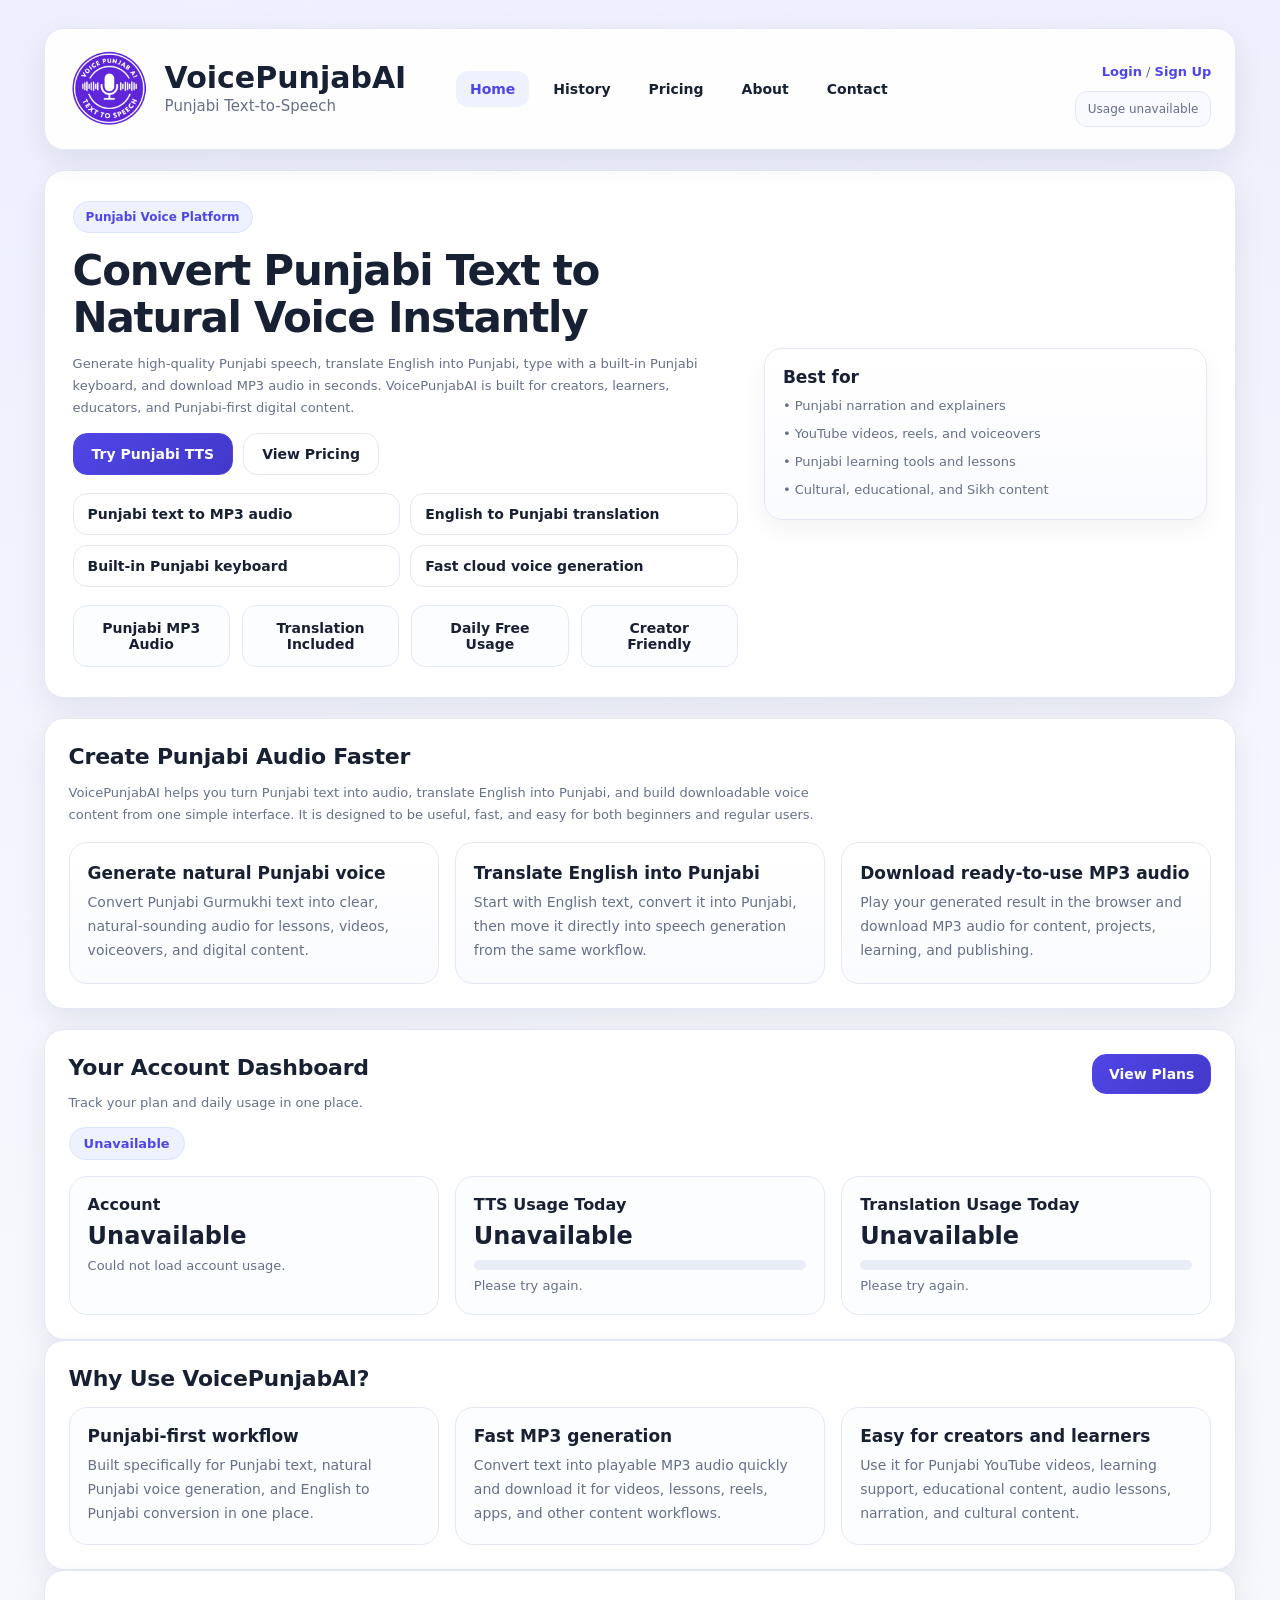
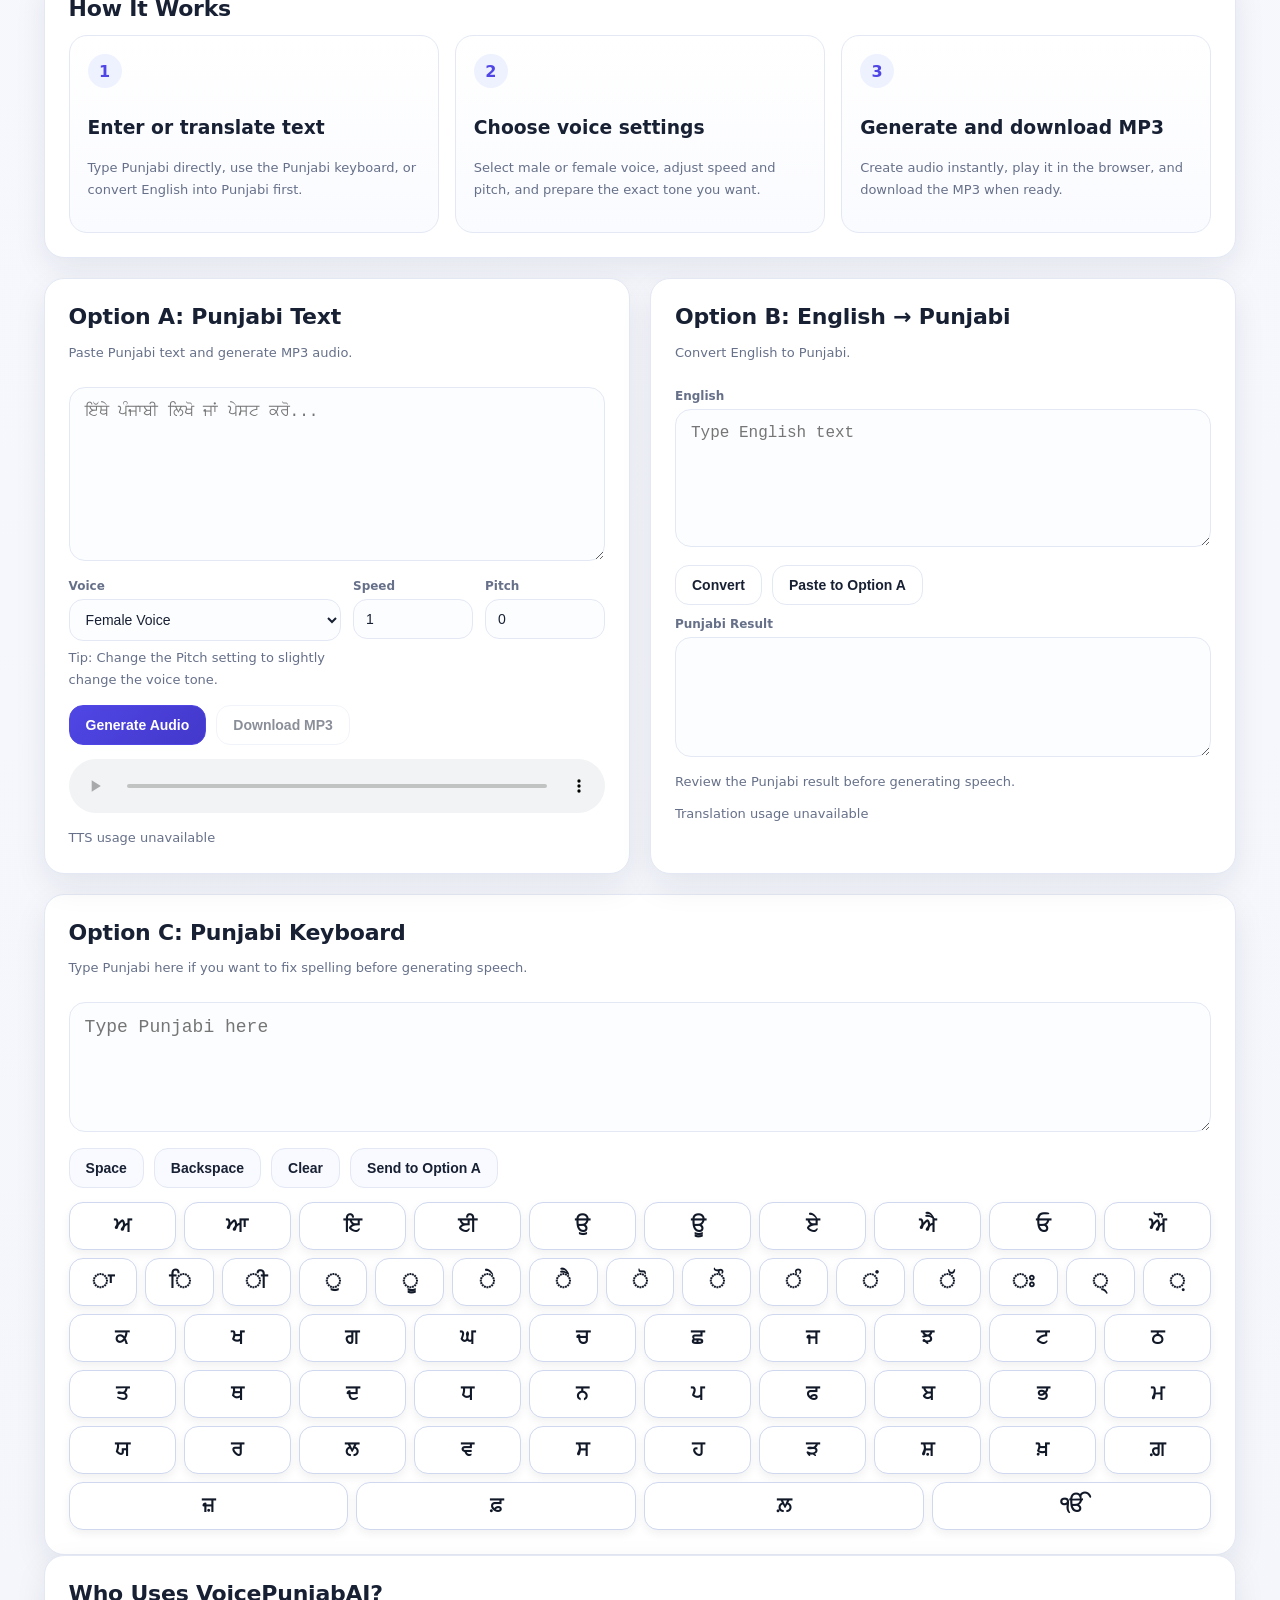
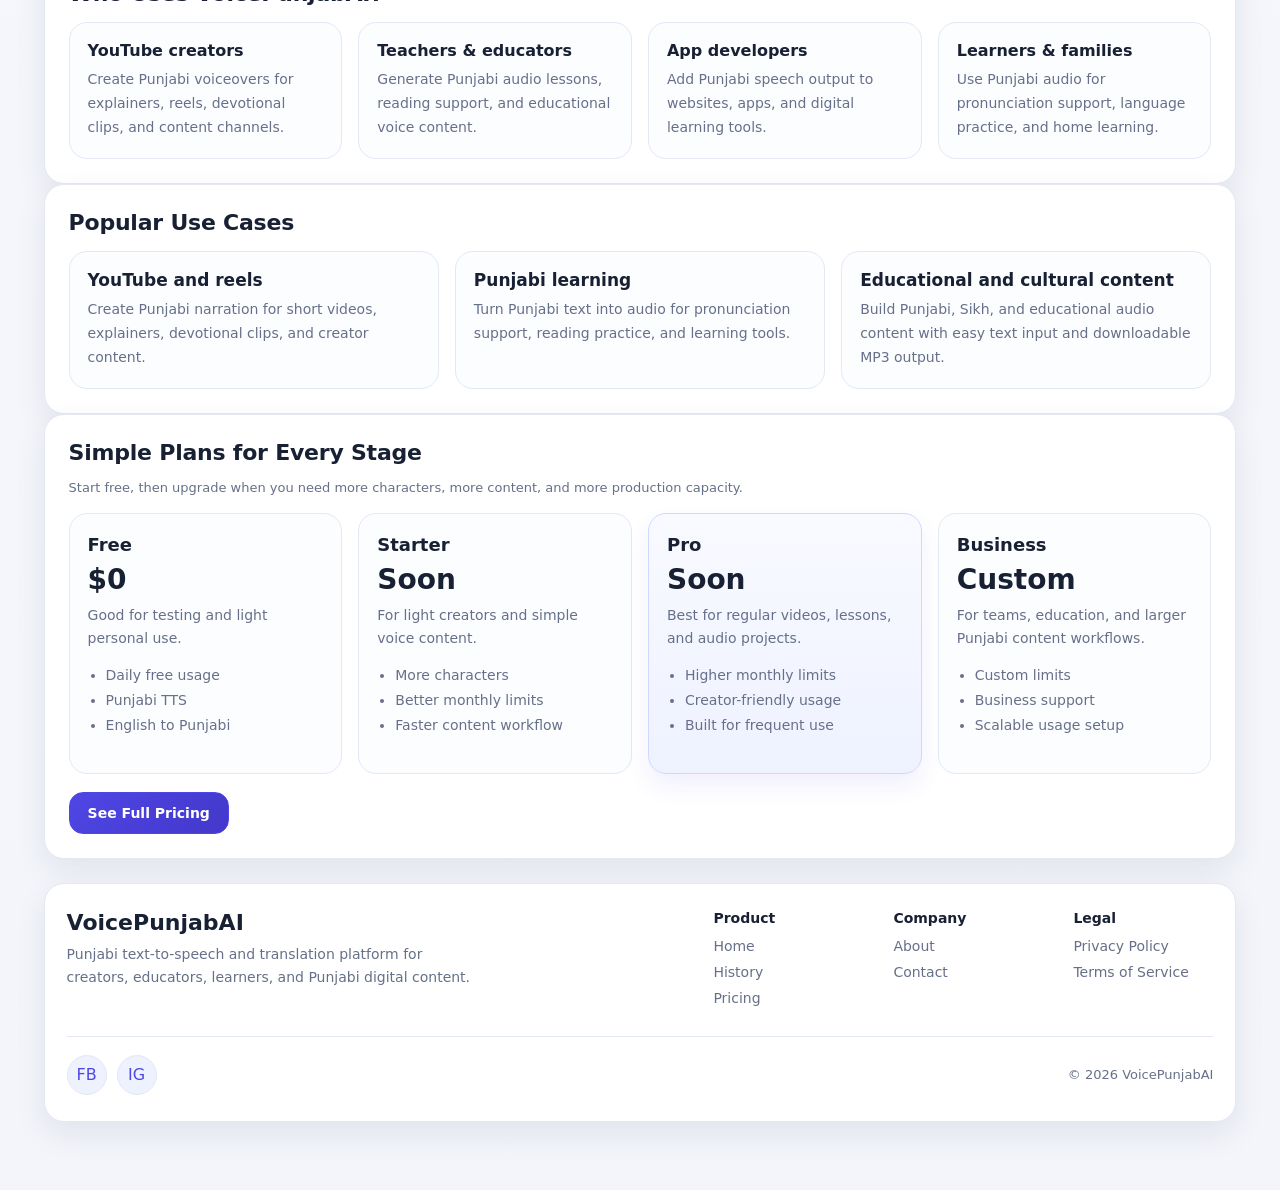
<file: index.html>
<!DOCTYPE html>
<html lang="en">
<head>
  <!-- Google tag (gtag.js) -->
<script async src="https://www.googletagmanager.com/gtag/js?id=G-MJ5SCL5L8G"></script>
<script>
  window.dataLayer = window.dataLayer || [];
  function gtag(){dataLayer.push(arguments);}
  gtag('js', new Date());

  gtag('config', 'G-MJ5SCL5L8G');
</script>

  <meta charset="UTF-8" />
  <meta name="viewport" content="width=device-width, initial-scale=1.0" />
  <title>VoicePunjabAI Punjabi Text-To-Speech</title>
  <meta
    name="description"
    content="Convert Punjabi text to natural voice, translate English to Punjabi, use a Punjabi keyboard, and download MP3 audio instantly with VoicePunjabAI."
  />
  <meta
    name="keywords"
    content="Punjabi text to speech, Punjabi TTS, Punjabi AI voice, Gurmukhi text to speech, Punjabi voice generator, English to Punjabi translation"
  />
  <link rel="stylesheet" href="css/style.css" />
  <style>
    .usage-card {
      margin-top: 20px;
    }

    .usage-top {
      display: flex;
      justify-content: space-between;
      align-items: flex-start;
      gap: 16px;
      flex-wrap: wrap;
      margin-bottom: 16px;
    }

    .plan-badge {
      display: inline-flex;
      align-items: center;
      gap: 8px;
      padding: 8px 14px;
      border-radius: 999px;
      background: var(--primary-soft);
      color: var(--primary);
      border: 1px solid #dbe4ff;
      font-weight: 800;
      font-size: 13px;
    }

    .usage-grid {
      display: grid;
      grid-template-columns: repeat(3, 1fr);
      gap: 16px;
    }

    .usage-box {
      border: 1px solid var(--border);
      border-radius: 18px;
      padding: 18px;
      background: #fcfdff;
    }

    .usage-box h3 {
      margin: 0 0 8px;
      font-size: 16px;
    }

    .usage-big {
      font-size: 24px;
      font-weight: 800;
      margin: 6px 0;
    }

    .progress-wrap {
      width: 100%;
      height: 10px;
      background: #e9edf8;
      border-radius: 999px;
      overflow: hidden;
      margin-top: 10px;
    }

    .progress-bar {
      height: 100%;
      background: linear-gradient(135deg, var(--primary) 0%, var(--primary-dark) 100%);
      width: 0%;
      transition: width 0.3s ease;
    }

    .usage-note {
      margin-top: 6px;
      font-size: 13px;
      color: var(--muted);
      line-height: 1.5;
    }

    .upgrade-btn {
      text-decoration: none;
      display: inline-block;
      padding: 11px 16px;
      border-radius: 14px;
      font-weight: 800;
      font-size: 14px;
      background: linear-gradient(135deg, var(--primary) 0%, var(--primary-dark) 100%);
      border: 1px solid var(--primary);
      color: #fff;
      transition: .2s ease;
    }

    .upgrade-btn:hover {
      box-shadow: 0 10px 20px rgba(79,70,229,.24);
      transform: translateY(-1px);
    }

    .account-email {
      margin-top: 6px;
      font-size: 13px;
      color: var(--muted);
      word-break: break-word;
    }

    .header-right {
      display: flex;
      flex-direction: column;
      align-items: flex-end;
      gap: 8px;
      min-width: 260px;
    }

    .header-usage {
      font-size: 12px;
      color: var(--muted);
      text-align: right;
      line-height: 1.5;
      background: #f8faff;
      border: 1px solid var(--border);
      border-radius: 12px;
      padding: 8px 12px;
      max-width: 320px;
    }

    .header-usage strong {
      color: var(--text);
    }

    .feature-grid-3 {
      display: grid;
      grid-template-columns: repeat(3, 1fr);
      gap: 16px;
      margin-top: 14px;
    }

    .feature-box {
      border: 1px solid var(--border);
      border-radius: 18px;
      padding: 18px;
      background: #fcfdff;
    }

    .feature-box h3 {
      margin: 0 0 8px;
      font-size: 17px;
    }

    .feature-box p {
      margin: 0;
      color: var(--muted);
      line-height: 1.7;
      font-size: 14px;
    }

    .steps-grid {
      display: grid;
      grid-template-columns: repeat(3, 1fr);
      gap: 16px;
      margin-top: 12px;
    }

    .step-box {
      border: 1px solid var(--border);
      border-radius: 18px;
      padding: 18px;
      background: linear-gradient(180deg, #ffffff 0%, #fafbff 100%);
    }

    .step-no {
      display: inline-flex;
      align-items: center;
      justify-content: center;
      width: 34px;
      height: 34px;
      border-radius: 50%;
      background: var(--primary-soft);
      color: var(--primary);
      font-weight: 800;
      margin-bottom: 10px;
    }

    .trust-strip {
      display: grid;
      grid-template-columns: repeat(4, 1fr);
      gap: 12px;
      margin-top: 18px;
    }

    .trust-pill {
      border: 1px solid var(--border);
      border-radius: 14px;
      padding: 14px;
      background: #fcfdff;
      font-size: 14px;
      font-weight: 700;
      text-align: center;
    }

    .prefill-note {
      margin-top: 12px;
      padding: 12px 14px;
      border-radius: 14px;
      background: #eef7ff;
      border: 1px solid #d8e9ff;
      color: #24507a;
      display: none;
    }

    .hero-kicker {
      display: inline-flex;
      align-items: center;
      gap: 8px;
      padding: 8px 12px;
      border-radius: 999px;
      background: #eef2ff;
      color: var(--primary);
      font-size: 12px;
      font-weight: 800;
      border: 1px solid #dbe4ff;
      margin-bottom: 14px;
    }

    .hero-points {
      display: grid;
      grid-template-columns: repeat(2, 1fr);
      gap: 10px;
      margin-top: 18px;
    }

    .hero-point {
      border: 1px solid var(--border);
      background: #ffffff;
      border-radius: 14px;
      padding: 12px 14px;
      font-size: 14px;
      font-weight: 700;
      color: var(--text);
    }

    .marketing-card {
      margin-top: 20px;
    }

    .marketing-head {
      max-width: 760px;
    }

    .marketing-grid {
      display: grid;
      grid-template-columns: repeat(3, 1fr);
      gap: 16px;
      margin-top: 16px;
    }

    .marketing-box {
      border: 1px solid var(--border);
      border-radius: 18px;
      padding: 20px 18px;
      background: linear-gradient(180deg, #ffffff 0%, #fafbff 100%);
    }

    .marketing-box h3 {
      margin: 0 0 8px;
      font-size: 17px;
    }

    .marketing-box p {
      margin: 0;
      color: var(--muted);
      line-height: 1.7;
      font-size: 14px;
    }

    .audience-grid {
      display: grid;
      grid-template-columns: repeat(4, 1fr);
      gap: 16px;
      margin-top: 14px;
    }

    .audience-box {
      border: 1px solid var(--border);
      border-radius: 18px;
      padding: 18px;
      background: #fcfdff;
    }

    .audience-box h3 {
      margin: 0 0 8px;
      font-size: 16px;
    }

    .audience-box p {
      margin: 0;
      color: var(--muted);
      font-size: 14px;
      line-height: 1.7;
    }

    .pricing-teaser-grid {
      display: grid;
      grid-template-columns: repeat(4, 1fr);
      gap: 16px;
      margin-top: 14px;
    }

    .pricing-teaser-card {
      border: 1px solid var(--border);
      border-radius: 18px;
      padding: 20px 18px;
      background: #fcfdff;
    }

    .pricing-teaser-card.featured {
      border-color: #cfd8ff;
      background: linear-gradient(180deg, #f9faff 0%, #eef2ff 100%);
      box-shadow: 0 12px 24px rgba(79,70,229,.08);
    }

    .pricing-plan {
      font-size: 18px;
      font-weight: 800;
      margin-bottom: 8px;
    }

    .pricing-amount {
      font-size: 28px;
      font-weight: 800;
      margin-bottom: 8px;
    }

    .pricing-sub {
      color: var(--muted);
      font-size: 14px;
      line-height: 1.6;
      min-height: 44px;
    }

    .pricing-list {
      margin-top: 14px;
      padding-left: 18px;
      color: var(--muted);
      font-size: 14px;
      line-height: 1.8;
    }

    .center-btn {
      margin-top: 18px;
    }

    @media (max-width: 1100px) {
      .audience-grid,
      .pricing-teaser-grid {
        grid-template-columns: repeat(2, 1fr);
      }
    }

    @media (max-width: 980px) {
      .header-right {
        width: 100%;
        align-items: flex-start;
      }

      .header-usage {
        text-align: left;
        max-width: 100%;
      }
    }

    @media (max-width: 900px) {
      .usage-grid,
      .feature-grid-3,
      .steps-grid,
      .trust-strip,
      .audience-grid,
      .pricing-teaser-grid,
      .hero-points,
      .marketing-grid {
        grid-template-columns: 1fr;
      }
    }
  </style>
</head>
<body>
  <div class="wrap">

    <header class="topbar">
      <div class="brand">
        <a href="index.html" class="brand-link">
          <div class="logo-wrap">
            <img src="images/logo.png" alt="VoicePunjabAI logo" class="site-logo" />
          </div>
          <div>
            <div class="title">VoicePunjabAI</div>
            <div class="subtitle">Punjabi Text-to-Speech</div>
          </div>
        </a>
      </div>

      <nav class="nav">
        <a href="index.html" class="active">Home</a>
        <a href="history.html">History</a>
        <a href="pricing.html">Pricing</a>
        <a href="about.html">About</a>
        <a href="contact.html">Contact</a>
      </nav>

      <div class="header-right">
        <div id="authArea" class="small"></div>
        <div id="headerUsage" class="header-usage">Loading usage...</div>
      </div>
    </header>

    <section class="card hero-card">
      <div class="hero-flex">
        <div class="hero-left">
          <div class="hero-kicker">Punjabi Voice Platform</div>

          <h1 class="hero-title">Convert Punjabi Text to Natural Voice Instantly</h1>

          <p class="small hero-text">
            Generate high-quality Punjabi speech, translate English into Punjabi,
            type with a built-in Punjabi keyboard, and download MP3 audio in seconds.
            VoicePunjabAI is built for creators, learners, educators, and Punjabi-first digital content.
          </p>

          <div class="btnrow hero-actions">
            <a href="#toolStart" class="btn-link primary">Try Punjabi TTS</a>
            <a href="pricing.html" class="btn-link secondary">View Pricing</a>
          </div>

          <div class="hero-points">
            <div class="hero-point">Punjabi text to MP3 audio</div>
            <div class="hero-point">English to Punjabi translation</div>
            <div class="hero-point">Built-in Punjabi keyboard</div>
            <div class="hero-point">Fast cloud voice generation</div>
          </div>

          <div class="trust-strip">
            <div class="trust-pill">Punjabi MP3 Audio</div>
            <div class="trust-pill">Translation Included</div>
            <div class="trust-pill">Daily Free Usage</div>
            <div class="trust-pill">Creator Friendly</div>
          </div>
        </div>

        <div class="hero-right">
          <div class="hero-mini-box">
            <h3>Best for</h3>
            <p class="small">• Punjabi narration and explainers</p>
            <p class="small">• YouTube videos, reels, and voiceovers</p>
            <p class="small">• Punjabi learning tools and lessons</p>
            <p class="small">• Cultural, educational, and Sikh content</p>
          </div>
        </div>
      </div>
    </section>

    <section class="card marketing-card">
      <div class="marketing-head">
        <h2>Create Punjabi Audio Faster</h2>
        <p class="small">
          VoicePunjabAI helps you turn Punjabi text into audio, translate English into Punjabi,
          and build downloadable voice content from one simple interface. It is designed to be useful,
          fast, and easy for both beginners and regular users.
        </p>
      </div>

      <div class="marketing-grid">
        <div class="marketing-box">
          <h3>Generate natural Punjabi voice</h3>
          <p>
            Convert Punjabi Gurmukhi text into clear, natural-sounding audio for lessons,
            videos, voiceovers, and digital content.
          </p>
        </div>

        <div class="marketing-box">
          <h3>Translate English into Punjabi</h3>
          <p>
            Start with English text, convert it into Punjabi, then move it directly into
            speech generation from the same workflow.
          </p>
        </div>

        <div class="marketing-box">
          <h3>Download ready-to-use MP3 audio</h3>
          <p>
            Play your generated result in the browser and download MP3 audio for content,
            projects, learning, and publishing.
          </p>
        </div>
      </div>
    </section>

    <section class="card usage-card">
      <div class="usage-top">
        <div>
          <h2>Your Account Dashboard</h2>
          <p class="small">Track your plan and daily usage in one place.</p>
          <div class="plan-badge" id="planBadge">Guest Plan</div>
        </div>

        <div>
          <a href="pricing.html" class="upgrade-btn">View Plans</a>
        </div>
      </div>

      <div class="usage-grid">
        <div class="usage-box">
          <h3>Account</h3>
          <div class="usage-big" id="accountName">Guest User</div>
          <div class="usage-note" id="welcomeText">Using guest limits.</div>
          <div class="account-email" id="accountEmail"></div>
        </div>

        <div class="usage-box">
          <h3>TTS Usage Today</h3>
          <div class="usage-big" id="ttsUsageBig">0 / 0</div>
          <div class="progress-wrap">
            <div class="progress-bar" id="ttsProgress"></div>
          </div>
          <div class="usage-note" id="ttsUsageNote">Loading...</div>
        </div>

        <div class="usage-box">
          <h3>Translation Usage Today</h3>
          <div class="usage-big" id="translateUsageBig">0 / 0</div>
          <div class="progress-wrap">
            <div class="progress-bar" id="translateProgress"></div>
          </div>
          <div class="usage-note" id="translateUsageNote">Loading...</div>
        </div>
      </div>
    </section>

    <section class="card">
      <h2>Why Use VoicePunjabAI?</h2>
      <div class="feature-grid-3">
        <div class="feature-box">
          <h3>Punjabi-first workflow</h3>
          <p>
            Built specifically for Punjabi text, natural Punjabi voice generation,
            and English to Punjabi conversion in one place.
          </p>
        </div>

        <div class="feature-box">
          <h3>Fast MP3 generation</h3>
          <p>
            Convert text into playable MP3 audio quickly and download it for
            videos, lessons, reels, apps, and other content workflows.
          </p>
        </div>

        <div class="feature-box">
          <h3>Easy for creators and learners</h3>
          <p>
            Use it for Punjabi YouTube videos, learning support, educational content,
            audio lessons, narration, and cultural content.
          </p>
        </div>
      </div>
    </section>

    <section class="card">
      <h2>How It Works</h2>
      <div class="steps-grid">
        <div class="step-box">
          <div class="step-no">1</div>
          <h3>Enter or translate text</h3>
          <p class="small">
            Type Punjabi directly, use the Punjabi keyboard, or convert English into Punjabi first.
          </p>
        </div>

        <div class="step-box">
          <div class="step-no">2</div>
          <h3>Choose voice settings</h3>
          <p class="small">
            Select male or female voice, adjust speed and pitch, and prepare the exact tone you want.
          </p>
        </div>

        <div class="step-box">
          <div class="step-no">3</div>
          <h3>Generate and download MP3</h3>
          <p class="small">
            Create audio instantly, play it in the browser, and download the MP3 when ready.
          </p>
        </div>
      </div>
    </section>

    <main class="grid" id="toolStart">
      <section class="card">
        <div class="option-head">
          <div>
            <h2>Option A: Punjabi Text</h2>
            <p class="small">Paste Punjabi text and generate MP3 audio.</p>
          </div>
        </div>

        <div id="prefillNote" class="prefill-note">
          Previous history item loaded here. Review it and generate again if needed.
        </div>

        <textarea
          id="textA"
          rows="8"
          placeholder="ਇੱਥੇ ਪੰਜਾਬੀ ਲਿਖੋ ਜਾਂ ਪੇਸਟ ਕਰੋ..."
        ></textarea>

        <div class="row3">
          <div>
            <label>Voice</label>
            <select id="voiceA">
              <option value="pa-IN-Standard-A">Female Voice</option>
              <option value="pa-IN-Standard-B">Male Voice</option>
            </select>
            <div class="small" style="margin-top:6px;">
              Tip: Change the Pitch setting to slightly change the voice tone.
            </div>
          </div>

          <div>
            <label>Speed</label>
            <input id="speedA" type="number" value="1" step="0.1" min="0.75" max="1.25" />
          </div>

          <div>
            <label>Pitch</label>
            <input id="pitchA" type="number" value="0" min="-5" max="5" />
          </div>
        </div>

        <div class="btnrow">
          <button id="btnGenA" class="primary" type="button">Generate Audio</button>
          <button id="btnDlA" type="button" disabled>Download MP3</button>
        </div>

        <audio id="playerA" controls preload="none"></audio>

        <div id="ttsUsage" class="small">TTS usage today: loading...</div>
      </section>

      <section class="card">
        <div class="option-head">
          <div>
            <h2>Option B: English → Punjabi</h2>
            <p class="small">Convert English to Punjabi.</p>
          </div>
        </div>

        <label class="labelBlock">English</label>
        <textarea
          id="textB"
          rows="6"
          placeholder="Type English text"
        ></textarea>

        <div class="btnrow">
          <button id="btnConvert" type="button">Convert</button>
          <button id="btnPasteToA" type="button">Paste to Option A</button>
        </div>

        <label class="labelBlock">Punjabi Result</label>
        <textarea id="convertedB" rows="5"></textarea>

        <div id="convertNote" class="small">Review the Punjabi result before generating speech.</div>
        <div id="translateUsage" class="small">Translation usage today: loading...</div>
      </section>
    </main>

    <section class="card keyboard-card">
      <div class="option-head">
        <div>
          <h2>Option C: Punjabi Keyboard</h2>
          <div class="small keyboard-help">
            Type Punjabi here if you want to fix spelling before generating speech.
          </div>
        </div>
      </div>

      <textarea id="keyboardText" rows="4" placeholder="Type Punjabi here"></textarea>

      <div class="btnrow keyboard-actions">
        <button id="btnSpace" type="button">Space</button>
        <button id="btnBackspace" type="button">Backspace</button>
        <button id="btnClearKeyboard" type="button">Clear</button>
        <button id="btnSendKeyboardToA" type="button">Send to Option A</button>
      </div>

      <div id="keyboard" class="keyboard"></div>
    </section>

    <section class="card">
      <h2>Who Uses VoicePunjabAI?</h2>
      <div class="audience-grid">
        <div class="audience-box">
          <h3>YouTube creators</h3>
          <p>Create Punjabi voiceovers for explainers, reels, devotional clips, and content channels.</p>
        </div>

        <div class="audience-box">
          <h3>Teachers & educators</h3>
          <p>Generate Punjabi audio lessons, reading support, and educational voice content.</p>
        </div>

        <div class="audience-box">
          <h3>App developers</h3>
          <p>Add Punjabi speech output to websites, apps, and digital learning tools.</p>
        </div>

        <div class="audience-box">
          <h3>Learners & families</h3>
          <p>Use Punjabi audio for pronunciation support, language practice, and home learning.</p>
        </div>
      </div>
    </section>

    <section class="card">
      <h2>Popular Use Cases</h2>
      <div class="feature-grid-3">
        <div class="feature-box">
          <h3>YouTube and reels</h3>
          <p>Create Punjabi narration for short videos, explainers, devotional clips, and creator content.</p>
        </div>

        <div class="feature-box">
          <h3>Punjabi learning</h3>
          <p>Turn Punjabi text into audio for pronunciation support, reading practice, and learning tools.</p>
        </div>

        <div class="feature-box">
          <h3>Educational and cultural content</h3>
          <p>Build Punjabi, Sikh, and educational audio content with easy text input and downloadable MP3 output.</p>
        </div>
      </div>
    </section>

    <section class="card">
      <h2>Simple Plans for Every Stage</h2>
      <p class="small">
        Start free, then upgrade when you need more characters, more content, and more production capacity.
      </p>

      <div class="pricing-teaser-grid">
        <div class="pricing-teaser-card">
          <div class="pricing-plan">Free</div>
          <div class="pricing-amount">$0</div>
          <div class="pricing-sub">Good for testing and light personal use.</div>
          <ul class="pricing-list">
            <li>Daily free usage</li>
            <li>Punjabi TTS</li>
            <li>English to Punjabi</li>
          </ul>
        </div>

        <div class="pricing-teaser-card">
          <div class="pricing-plan">Starter</div>
          <div class="pricing-amount">Soon</div>
          <div class="pricing-sub">For light creators and simple voice content.</div>
          <ul class="pricing-list">
            <li>More characters</li>
            <li>Better monthly limits</li>
            <li>Faster content workflow</li>
          </ul>
        </div>

        <div class="pricing-teaser-card featured">
          <div class="pricing-plan">Pro</div>
          <div class="pricing-amount">Soon</div>
          <div class="pricing-sub">Best for regular videos, lessons, and audio projects.</div>
          <ul class="pricing-list">
            <li>Higher monthly limits</li>
            <li>Creator-friendly usage</li>
            <li>Built for frequent use</li>
          </ul>
        </div>

        <div class="pricing-teaser-card">
          <div class="pricing-plan">Business</div>
          <div class="pricing-amount">Custom</div>
          <div class="pricing-sub">For teams, education, and larger Punjabi content workflows.</div>
          <ul class="pricing-list">
            <li>Custom limits</li>
            <li>Business support</li>
            <li>Scalable usage setup</li>
          </ul>
        </div>
      </div>

      <div class="center-btn">
        <a href="pricing.html" class="btn-link primary">See Full Pricing</a>
      </div>
    </section>

    <footer class="site-footer">
      <div class="footer-top">
        <div class="footer-brand">
          <div class="footer-title">VoicePunjabAI</div>
          <p class="footer-text">
            Punjabi text-to-speech and translation platform for creators, educators,
            learners, and Punjabi digital content.
          </p>
        </div>

        <div class="footer-links">
          <div class="footer-col">
            <h3>Product</h3>
            <a href="index.html">Home</a>
            <a href="history.html">History</a>
            <a href="pricing.html">Pricing</a>
          </div>

          <div class="footer-col">
            <h3>Company</h3>
            <a href="about.html">About</a>
            <a href="contact.html">Contact</a>
          </div>

          <div class="footer-col">
            <h3>Legal</h3>
            <a href="privacy.html">Privacy Policy</a>
            <a href="terms.html">Terms of Service</a>
          </div>
        </div>
      </div>

      <div class="footer-bottom">
        <div class="socials">
          <a
            href="https://www.facebook.com/profile.php?id=61582754938512"
            class="social-icon"
            target="_blank"
            rel="noopener noreferrer"
            aria-label="Facebook"
          >FB</a>

          <a
            href="https://www.instagram.com/voicepunjabai/"
            class="social-icon"
            target="_blank"
            rel="noopener noreferrer"
            aria-label="Instagram"
          >IG</a>
        </div>

        <div class="footer-note">© 2026 VoicePunjabAI</div>
      </div>
    </footer>
  </div>

  <script>
    const CLOUD_RUN = "https://voicepunjab-api-777821135954.us-central1.run.app";
    const API_BASE = CLOUD_RUN;

    const textA = document.getElementById("textA");
    const voiceA = document.getElementById("voiceA");
    const speedA = document.getElementById("speedA");
    const pitchA = document.getElementById("pitchA");
    const btnGenA = document.getElementById("btnGenA");
    const btnDlA = document.getElementById("btnDlA");
    const playerA = document.getElementById("playerA");

    const textB = document.getElementById("textB");
    const btnConvert = document.getElementById("btnConvert");
    const btnPasteToA = document.getElementById("btnPasteToA");
    const convertedB = document.getElementById("convertedB");
    const convertNote = document.getElementById("convertNote");

    const keyboardText = document.getElementById("keyboardText");
    const keyboard = document.getElementById("keyboard");
    const btnSpace = document.getElementById("btnSpace");
    const btnBackspace = document.getElementById("btnBackspace");
    const btnClearKeyboard = document.getElementById("btnClearKeyboard");
    const btnSendKeyboardToA = document.getElementById("btnSendKeyboardToA");

    const ttsUsage = document.getElementById("ttsUsage");
    const translateUsage = document.getElementById("translateUsage");
    const authArea = document.getElementById("authArea");
    const headerUsage = document.getElementById("headerUsage");

    const planBadge = document.getElementById("planBadge");
    const accountName = document.getElementById("accountName");
    const accountEmail = document.getElementById("accountEmail");
    const welcomeText = document.getElementById("welcomeText");
    const ttsUsageBig = document.getElementById("ttsUsageBig");
    const ttsProgress = document.getElementById("ttsProgress");
    const ttsUsageNote = document.getElementById("ttsUsageNote");
    const translateUsageBig = document.getElementById("translateUsageBig");
    const translateProgress = document.getElementById("translateProgress");
    const translateUsageNote = document.getElementById("translateUsageNote");
    const prefillNote = document.getElementById("prefillNote");

    let lastAudioUrl = "";

    function getToken() {
      return localStorage.getItem("vp_token") || "";
    }

    function getSavedUser() {
      try {
        return JSON.parse(localStorage.getItem("vp_user") || "null");
      } catch {
        return null;
      }
    }

    function logoutUser() {
      localStorage.removeItem("vp_token");
      localStorage.removeItem("vp_user");
      window.location.href = "index.html";
    }

    function renderAuthArea() {
      const user = getSavedUser();

      if (user) {
        authArea.innerHTML = `
          Logged in as <strong>${user.name}</strong> (${user.plan})
          <button id="logoutBtn" type="button" style="margin-left:10px;">Logout</button>
        `;
        const logoutBtn = document.getElementById("logoutBtn");
        if (logoutBtn) {
          logoutBtn.addEventListener("click", logoutUser);
        }
      } else {
        authArea.innerHTML = `
          <a href="login.html">Login</a> /
          <a href="signup.html">Sign Up</a>
        `;
      }
    }

    function capitalizePlan(plan) {
      if (!plan) return "Guest";
      return plan.charAt(0).toUpperCase() + plan.slice(1);
    }

    function applyHistoryDraft() {
      try {
        const raw = sessionStorage.getItem("vp_history_draft");
        if (!raw) return;

        const draft = JSON.parse(raw);
        if (draft && typeof draft === "object") {
          textA.value = draft.original_text || "";
          voiceA.value = draft.voice || "pa-IN-Standard-A";
          speedA.value = String(draft.speed ?? 1);
          pitchA.value = String(draft.pitch ?? 0);

          prefillNote.style.display = "block";

          setTimeout(() => {
            document.getElementById("toolStart")?.scrollIntoView({ behavior: "smooth" });
          }, 150);
        }

        sessionStorage.removeItem("vp_history_draft");
      } catch (err) {
        sessionStorage.removeItem("vp_history_draft");
      }
    }

    async function checkHealth() {
      try {
        await fetch(API_BASE + "/health", { cache: "no-store" });
      } catch (err) {
        console.log("Health check failed");
      }
    }

    async function loadUsage() {
      try {
        const token = getToken();
        const user = getSavedUser();

        const res = await fetch(API_BASE + "/api/usage", {
          cache: "no-store",
          headers: token
            ? { Authorization: "Bearer " + token }
            : {}
        });

        if (!res.ok) throw new Error("usage failed");

        const data = await res.json();

        const ttsPercent = data.tts.limit
          ? Math.min(100, Math.round((data.tts.used / data.tts.limit) * 100))
          : 0;

        const translatePercent = data.translate.limit
          ? Math.min(100, Math.round((data.translate.used / data.translate.limit) * 100))
          : 0;

        ttsUsage.textContent =
          "TTS usage today: " +
          data.tts.used +
          " / " +
          data.tts.limit +
          " characters (" +
          data.tts.remaining +
          " left)";

        translateUsage.textContent =
          "Translation usage today: " +
          data.translate.used +
          " / " +
          data.translate.limit +
          " characters (" +
          data.translate.remaining +
          " left)";

        headerUsage.innerHTML =
          "<strong>Plan:</strong> " + capitalizePlan(data.plan) +
          " &nbsp;|&nbsp; <strong>TTS:</strong> " + data.tts.used + "/" + data.tts.limit +
          " &nbsp;|&nbsp; <strong>Translate:</strong> " + data.translate.used + "/" + data.translate.limit;

        planBadge.textContent = capitalizePlan(data.plan) + " Plan";
        accountName.textContent = user?.name || "Guest User";
        accountEmail.textContent = user?.email || "";
        welcomeText.textContent =
          data.plan === "guest"
            ? "Using guest limits."
            : "Your account usage is tracked by plan.";

        ttsUsageBig.textContent = `${data.tts.used} / ${data.tts.limit}`;
        ttsProgress.style.width = ttsPercent + "%";
        ttsUsageNote.textContent = `${data.tts.remaining} characters left today`;

        translateUsageBig.textContent = `${data.translate.used} / ${data.translate.limit}`;
        translateProgress.style.width = translatePercent + "%";
        translateUsageNote.textContent = `${data.translate.remaining} characters left today`;
      } catch (e) {
        ttsUsage.textContent = "TTS usage unavailable";
        translateUsage.textContent = "Translation usage unavailable";

        headerUsage.textContent = "Usage unavailable";

        planBadge.textContent = "Unavailable";
        accountName.textContent = "Unavailable";
        accountEmail.textContent = "";
        welcomeText.textContent = "Could not load account usage.";
        ttsUsageBig.textContent = "Unavailable";
        translateUsageBig.textContent = "Unavailable";
        ttsUsageNote.textContent = "Please try again.";
        translateUsageNote.textContent = "Please try again.";
        ttsProgress.style.width = "0%";
        translateProgress.style.width = "0%";
      }
    }

    async function convertEnglishToPunjabi() {
      const raw = textB.value.trim();
      if (!raw) {
        convertedB.value = "";
        convertNote.textContent = "Please type English text first.";
        return;
      }

      convertNote.textContent = "Converting...";

      try {
        const token = getToken();

        const res = await fetch(API_BASE + "/api/convert", {
          method: "POST",
          headers: {
            "Content-Type": "application/json",
            ...(token ? { Authorization: "Bearer " + token } : {})
          },
          body: JSON.stringify({
            text: raw,
            mode: "english"
          })
        });

        const data = await res.json();

        if (!res.ok) {
          throw new Error(data.note || data.error || "Convert failed");
        }

        convertedB.value = data.gurmukhi || "";
        convertNote.textContent = data.note || "Converted successfully.";
        loadUsage();
      } catch (err) {
        convertedB.value = raw;
        convertNote.textContent = err.message || "Convert failed.";
      }
    }

    async function generateTTS() {
      const text = textA.value.trim();
      if (!text) {
        alert("Please type or paste Punjabi text first.");
        return;
      }

      btnGenA.disabled = true;
      btnDlA.disabled = true;
      lastAudioUrl = "";

      try {
        const token = getToken();

        const res = await fetch(API_BASE + "/api/tts", {
          method: "POST",
          headers: {
            "Content-Type": "application/json",
            ...(token ? { Authorization: "Bearer " + token } : {})
          },
          body: JSON.stringify({
            text: text,
            voice: voiceA.value,
            speed: Number(speedA.value || 1),
            pitch: Number(pitchA.value || 0)
          })
        });

        const data = await res.json();

        if (!res.ok) {
          throw new Error(data.error || data.details || "TTS failed");
        }

        if (!data.audioBase64) {
          throw new Error("No audio returned from server.");
        }

        const audioSrc = `data:audio/mp3;base64,${data.audioBase64}`;
        lastAudioUrl = audioSrc;

        playerA.src = audioSrc;
        playerA.load();

        try {
          await playerA.play();
        } catch (playErr) {
          console.log("Audio autoplay blocked until user interacts again.");
        }

        btnDlA.disabled = false;
        loadUsage();
      } catch (err) {
        alert("TTS failed: " + (err.message || "Unknown error"));
        console.error(err);
      } finally {
        btnGenA.disabled = false;
      }
    }

    function insertAtCursor(textarea, value) {
      const start = textarea.selectionStart;
      const end = textarea.selectionEnd;
      const current = textarea.value;

      textarea.value = current.slice(0, start) + value + current.slice(end);
      textarea.focus();
      textarea.selectionStart = textarea.selectionEnd = start + value.length;
    }

    const rows = [
      ["ਅ","ਆ","ਇ","ਈ","ਉ","ਊ","ਏ","ਐ","ਓ","ਔ"],
      ["ਾ","ਿ","ੀ","ੁ","ੂ","ੇ","ੈ","ੋ","ੌ","ੰ","ਂ","ੱ","ਃ","੍","਼"],
      ["ਕ","ਖ","ਗ","ਘ","ਚ","ਛ","ਜ","ਝ","ਟ","ਠ"],
      ["ਤ","ਥ","ਦ","ਧ","ਨ","ਪ","ਫ","ਬ","ਭ","ਮ"],
      ["ਯ","ਰ","ਲ","ਵ","ਸ","ਹ","ੜ","ਸ਼","ਖ਼","ਗ਼"],
      ["ਜ਼","ਫ਼","ਲ਼","ੴ"]
    ];

    function buildKeyboard() {
      keyboard.innerHTML = "";

      rows.forEach(r => {
        const row = document.createElement("div");
        row.className = "keyboard-row";

        r.forEach(c => {
          const b = document.createElement("button");
          b.className = "key";
          b.type = "button";
          b.textContent = c;
          b.addEventListener("click", () => insertAtCursor(keyboardText, c));
          row.appendChild(b);
        });

        keyboard.appendChild(row);
      });
    }

    btnConvert.addEventListener("click", convertEnglishToPunjabi);

    btnPasteToA.addEventListener("click", () => {
      textA.value = convertedB.value;
      textA.focus();
    });

    btnGenA.addEventListener("click", generateTTS);

    btnDlA.addEventListener("click", () => {
      if (!lastAudioUrl) return;
      const a = document.createElement("a");
      a.href = lastAudioUrl;
      a.download = "voicepunjab.mp3";
      a.click();
    });

    btnSpace.addEventListener("click", () => {
      insertAtCursor(keyboardText, " ");
    });

    btnBackspace.addEventListener("click", () => {
      const start = keyboardText.selectionStart;
      const end = keyboardText.selectionEnd;
      const current = keyboardText.value;

      if (start !== end) {
        keyboardText.value = current.slice(0, start) + current.slice(end);
        keyboardText.selectionStart = keyboardText.selectionEnd = start;
      } else if (start > 0) {
        keyboardText.value = current.slice(0, start - 1) + current.slice(end);
        keyboardText.selectionStart = keyboardText.selectionEnd = start - 1;
      }

      keyboardText.focus();
    });

    btnClearKeyboard.addEventListener("click", () => {
      keyboardText.value = "";
      keyboardText.focus();
    });

    btnSendKeyboardToA.addEventListener("click", () => {
      textA.value = keyboardText.value;
      textA.focus();
    });

    buildKeyboard();
    renderAuthArea();
    applyHistoryDraft();
    checkHealth();
    loadUsage();
  </script>
</body>
</html>
</file>
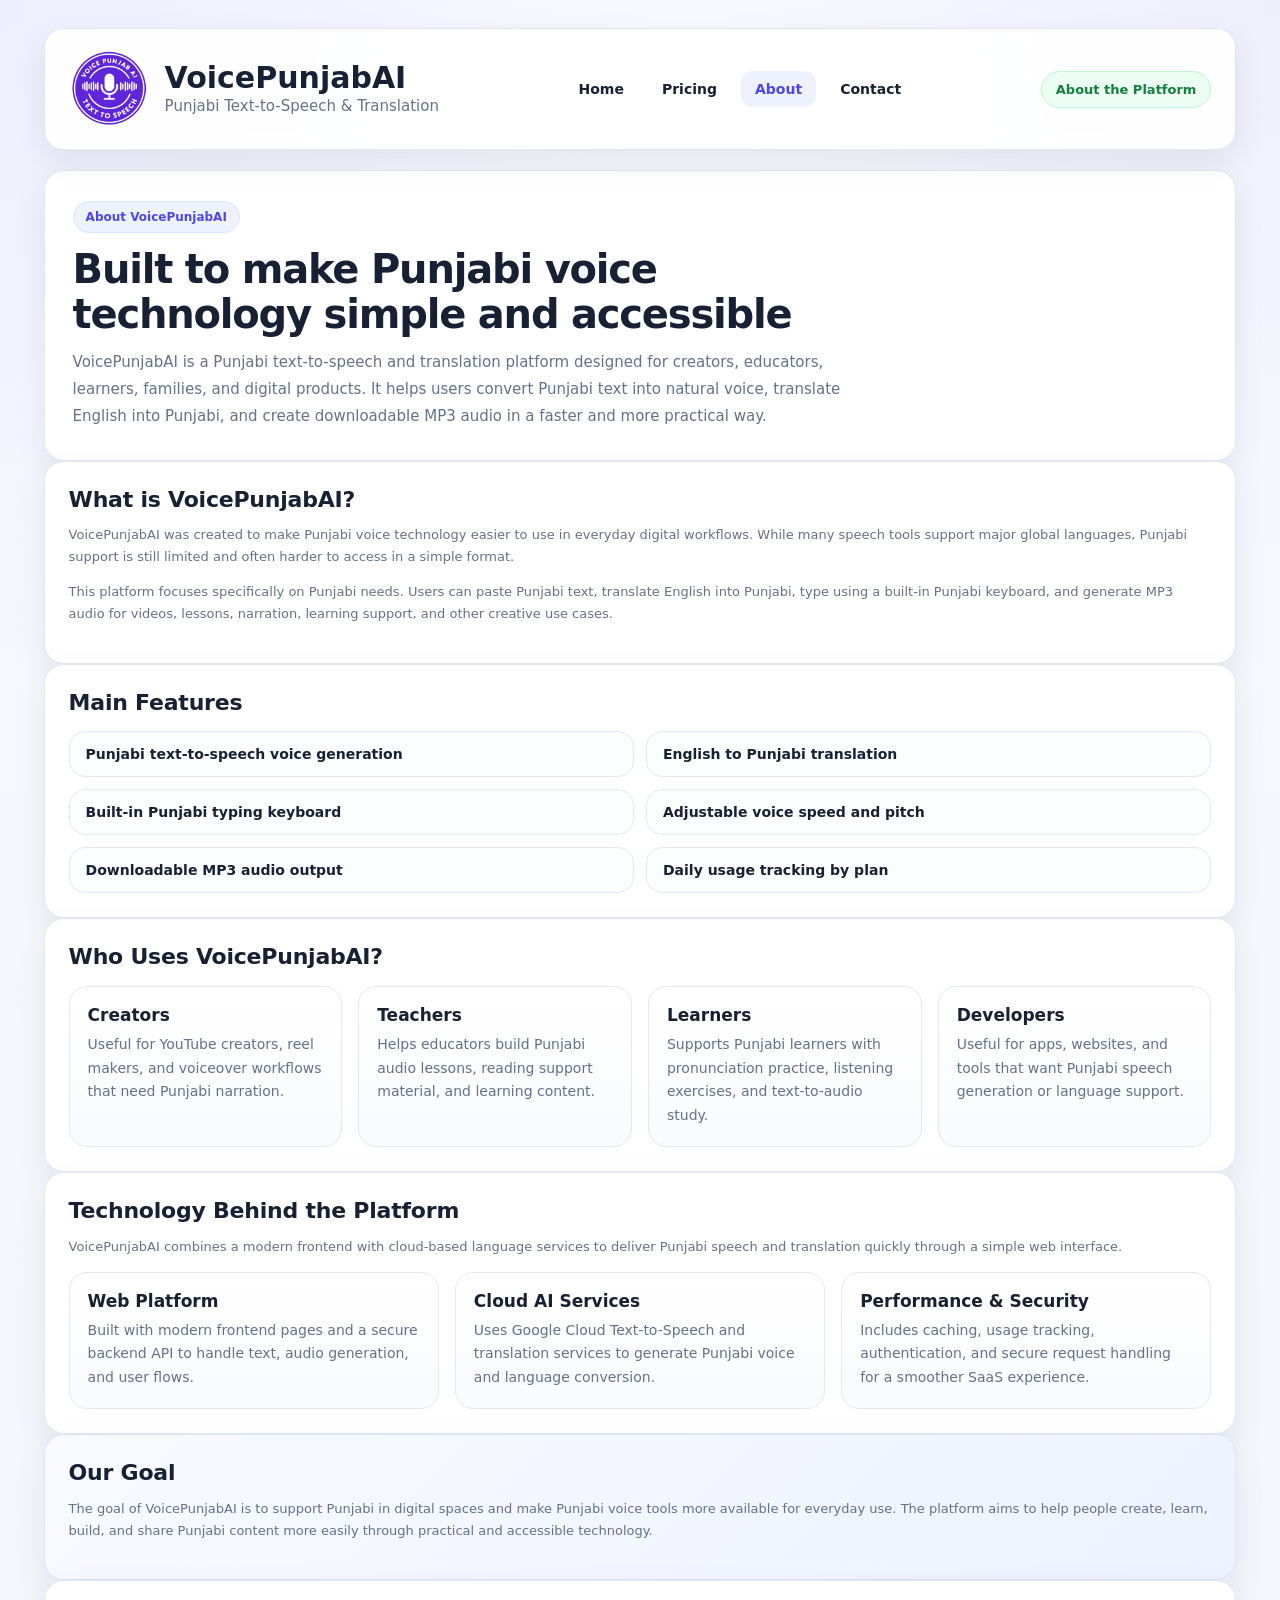
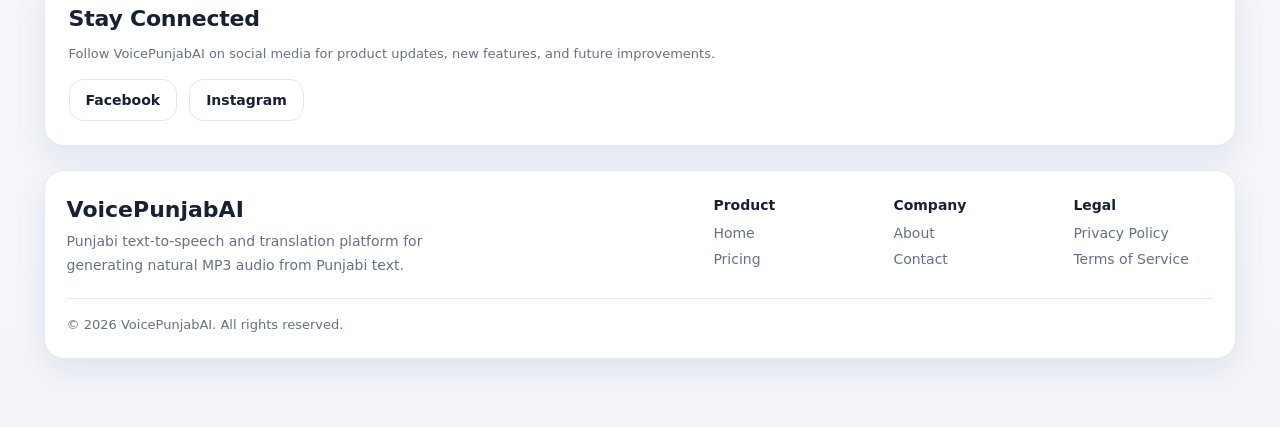
<file: about.html>
<!DOCTYPE html>
<html lang="en">
<head>

<!-- Google tag (gtag.js) -->
<script async src="https://www.googletagmanager.com/gtag/js?id=G-MJ5SCL5L8G"></script>
<script>
  window.dataLayer = window.dataLayer || [];
  function gtag(){dataLayer.push(arguments);}
  gtag('js', new Date());

  gtag('config', 'G-MJ5SCL5L8G');
</script>

  <meta charset="UTF-8" />
  <meta name="viewport" content="width=device-width, initial-scale=1.0" />
  <title>About - VoicePunjabAI</title>
  <meta
    name="description"
    content="Learn about VoicePunjabAI, a Punjabi text-to-speech and translation platform built for creators, educators, learners, and Punjabi digital content."
  />
  <link rel="stylesheet" href="css/style.css" />
  <style>
    .about-hero {
      margin-top: 20px;
      padding: 30px 28px;
    }

    .about-kicker {
      display: inline-flex;
      align-items: center;
      gap: 8px;
      padding: 8px 12px;
      border-radius: 999px;
      background: #eef2ff;
      color: var(--primary);
      font-size: 12px;
      font-weight: 800;
      border: 1px solid #dbe4ff;
      margin-bottom: 14px;
    }

    .about-title {
      margin: 0 0 12px;
      font-size: 40px;
      line-height: 1.12;
      font-weight: 800;
      letter-spacing: -0.03em;
      max-width: 760px;
    }

    .about-text {
      max-width: 820px;
      font-size: 15px;
      line-height: 1.8;
      color: var(--muted);
      margin: 0;
    }

    .about-grid-3,
    .about-grid-4 {
      display: grid;
      gap: 16px;
      margin-top: 14px;
    }

    .about-grid-3 {
      grid-template-columns: repeat(3, 1fr);
    }

    .about-grid-4 {
      grid-template-columns: repeat(4, 1fr);
    }

    .info-box {
      border: 1px solid var(--border);
      border-radius: 18px;
      padding: 18px;
      background: linear-gradient(180deg, #ffffff 0%, #fafbff 100%);
    }

    .info-box h3 {
      margin: 0 0 8px;
      font-size: 17px;
    }

    .info-box p {
      margin: 0;
      color: var(--muted);
      font-size: 14px;
      line-height: 1.7;
    }

    .feature-list {
      display: grid;
      grid-template-columns: repeat(2, 1fr);
      gap: 12px;
      margin-top: 14px;
    }

    .feature-item {
      border: 1px solid var(--border);
      border-radius: 16px;
      padding: 14px 16px;
      background: #fcfdff;
      font-size: 14px;
      font-weight: 700;
      color: var(--text);
    }

    .goal-box {
      border: 1px solid #dbe4ff;
      background: linear-gradient(135deg, #f8faff 0%, #eef2ff 100%);
    }

    .social-row {
      display: flex;
      gap: 12px;
      flex-wrap: wrap;
      margin-top: 14px;
    }

    .social-btn {
      text-decoration: none;
      display: inline-flex;
      align-items: center;
      justify-content: center;
      padding: 12px 16px;
      border-radius: 14px;
      font-weight: 800;
      font-size: 14px;
      border: 1px solid var(--border);
      background: #fff;
      color: var(--text);
      transition: .2s ease;
    }

    .social-btn:hover {
      transform: translateY(-1px);
      box-shadow: 0 8px 18px rgba(15,23,42,.08);
    }

    @media (max-width: 980px) {
      .about-title {
        font-size: 34px;
      }
    }

    @media (max-width: 900px) {
      .about-grid-3,
      .about-grid-4,
      .feature-list {
        grid-template-columns: 1fr;
      }
    }

    @media (max-width: 600px) {
      .about-title {
        font-size: 28px;
      }

      .about-hero {
        padding: 22px 18px;
      }
    }
  </style>
</head>

<body>
  <div class="wrap">

    <header class="topbar">
      <div class="brand">
        <a href="index.html" class="brand-link">
          <div class="logo-wrap">
            <img src="images/logo.png" alt="VoicePunjabAI logo" class="site-logo" />
          </div>

          <div>
            <div class="title">VoicePunjabAI</div>
            <div class="subtitle">Punjabi Text-to-Speech & Translation</div>
          </div>
        </a>
      </div>

      <nav class="nav">
        <a href="index.html">Home</a>
        <a href="pricing.html">Pricing</a>
        <a href="about.html" class="active">About</a>
        <a href="contact.html">Contact</a>
      </nav>

      <div class="header-right">
        <div class="status ok">About the Platform</div>
      </div>
    </header>

    <section class="card about-hero">
      <div class="about-kicker">About VoicePunjabAI</div>
      <h1 class="about-title">Built to make Punjabi voice technology simple and accessible</h1>
      <p class="about-text">
        VoicePunjabAI is a Punjabi text-to-speech and translation platform designed for creators,
        educators, learners, families, and digital products. It helps users convert Punjabi text
        into natural voice, translate English into Punjabi, and create downloadable MP3 audio in a
        faster and more practical way.
      </p>
    </section>

    <section class="card">
      <h2>What is VoicePunjabAI?</h2>

      <p class="small">
        VoicePunjabAI was created to make Punjabi voice technology easier to use in everyday digital
        workflows. While many speech tools support major global languages, Punjabi support is still
        limited and often harder to access in a simple format.
      </p>

      <p class="small">
        This platform focuses specifically on Punjabi needs. Users can paste Punjabi text, translate
        English into Punjabi, type using a built-in Punjabi keyboard, and generate MP3 audio for
        videos, lessons, narration, learning support, and other creative use cases.
      </p>
    </section>

    <section class="card">
      <h2>Main Features</h2>

      <div class="feature-list">
        <div class="feature-item">Punjabi text-to-speech voice generation</div>
        <div class="feature-item">English to Punjabi translation</div>
        <div class="feature-item">Built-in Punjabi typing keyboard</div>
        <div class="feature-item">Adjustable voice speed and pitch</div>
        <div class="feature-item">Downloadable MP3 audio output</div>
        <div class="feature-item">Daily usage tracking by plan</div>
      </div>
    </section>

    <section class="card">
      <h2>Who Uses VoicePunjabAI?</h2>

      <div class="about-grid-4">
        <div class="info-box">
          <h3>Creators</h3>
          <p>
            Useful for YouTube creators, reel makers, and voiceover workflows that need Punjabi narration.
          </p>
        </div>

        <div class="info-box">
          <h3>Teachers</h3>
          <p>
            Helps educators build Punjabi audio lessons, reading support material, and learning content.
          </p>
        </div>

        <div class="info-box">
          <h3>Learners</h3>
          <p>
            Supports Punjabi learners with pronunciation practice, listening exercises, and text-to-audio study.
          </p>
        </div>

        <div class="info-box">
          <h3>Developers</h3>
          <p>
            Useful for apps, websites, and tools that want Punjabi speech generation or language support.
          </p>
        </div>
      </div>
    </section>

    <section class="card">
      <h2>Technology Behind the Platform</h2>

      <p class="small">
        VoicePunjabAI combines a modern frontend with cloud-based language services to deliver Punjabi
        speech and translation quickly through a simple web interface.
      </p>

      <div class="about-grid-3">
        <div class="info-box">
          <h3>Web Platform</h3>
          <p>
            Built with modern frontend pages and a secure backend API to handle text, audio generation, and user flows.
          </p>
        </div>

        <div class="info-box">
          <h3>Cloud AI Services</h3>
          <p>
            Uses Google Cloud Text-to-Speech and translation services to generate Punjabi voice and language conversion.
          </p>
        </div>

        <div class="info-box">
          <h3>Performance & Security</h3>
          <p>
            Includes caching, usage tracking, authentication, and secure request handling for a smoother SaaS experience.
          </p>
        </div>
      </div>
    </section>

    <section class="card goal-box">
      <h2>Our Goal</h2>

      <p class="small">
        The goal of VoicePunjabAI is to support Punjabi in digital spaces and make Punjabi voice tools
        more available for everyday use. The platform aims to help people create, learn, build, and
        share Punjabi content more easily through practical and accessible technology.
      </p>
    </section>

    <section class="card">
      <h2>Stay Connected</h2>

      <p class="small">
        Follow VoicePunjabAI on social media for product updates, new features, and future improvements.
      </p>

      <div class="social-row">
        <a
          href="https://www.facebook.com/profile.php?id=61582754938512"
          target="_blank"
          rel="noopener noreferrer"
          class="social-btn"
        >
          Facebook
        </a>

        <a
          href="https://www.instagram.com/voicepunjabai/"
          target="_blank"
          rel="noopener noreferrer"
          class="social-btn"
        >
          Instagram
        </a>
      </div>
    </section>

    <footer class="site-footer">
      <div class="footer-top">
        <div class="footer-brand">
          <div class="footer-title">VoicePunjabAI</div>
          <p class="footer-text">
            Punjabi text-to-speech and translation platform for generating natural MP3 audio from Punjabi text.
          </p>
        </div>

        <div class="footer-links">
          <div class="footer-col">
            <h3>Product</h3>
            <a href="index.html">Home</a>
            <a href="pricing.html">Pricing</a>
          </div>

          <div class="footer-col">
            <h3>Company</h3>
            <a href="about.html">About</a>
            <a href="contact.html">Contact</a>
          </div>

          <div class="footer-col">
            <h3>Legal</h3>
            <a href="privacy.html">Privacy Policy</a>
            <a href="terms.html">Terms of Service</a>
          </div>
        </div>
      </div>

      <div class="footer-bottom">
        <div class="footer-note">© 2026 VoicePunjabAI. All rights reserved.</div>
      </div>
    </footer>

  </div>
</body>
</html>
</file>
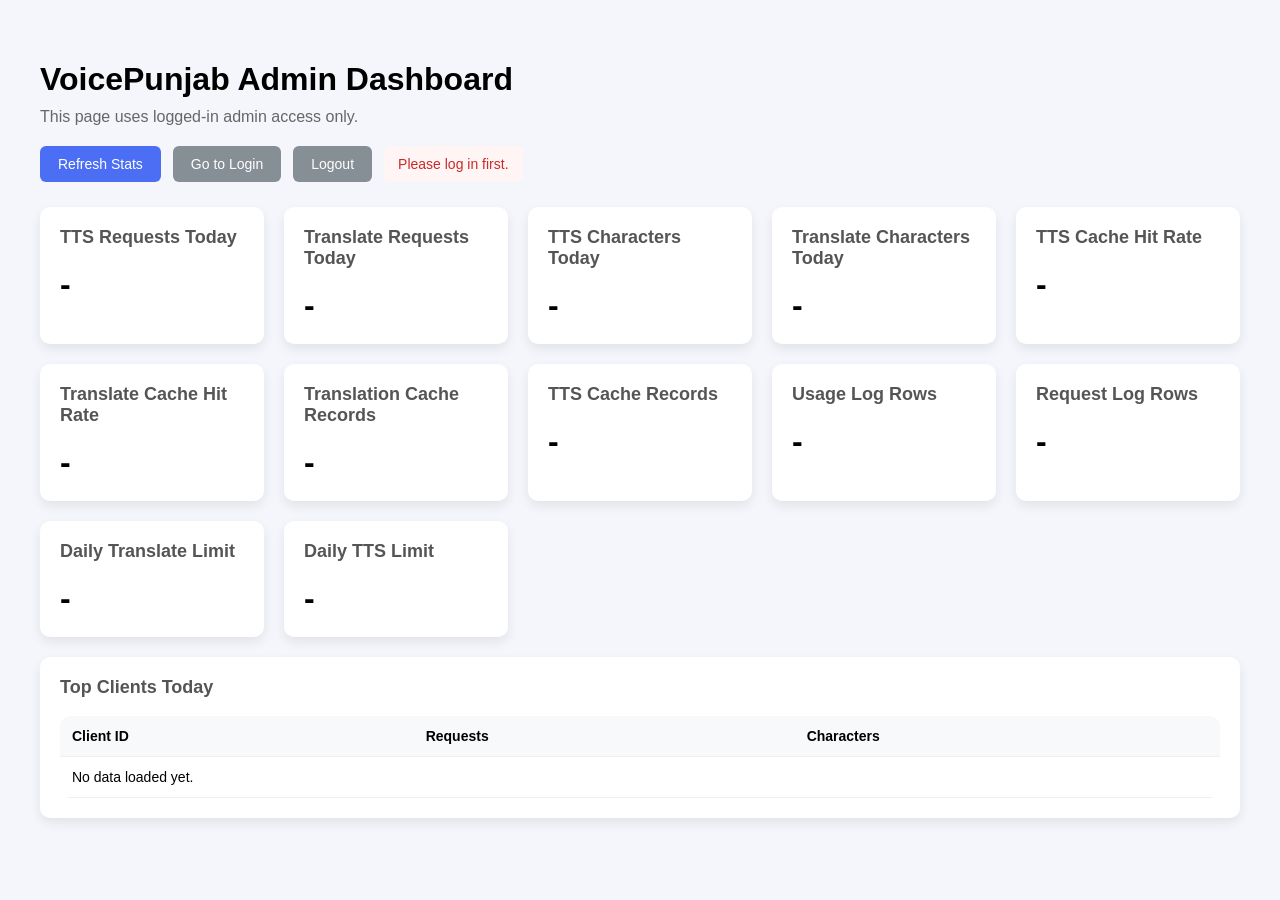
<file: admin.html>
<!DOCTYPE html>
<html lang="en">
<head>

<!-- Google tag (gtag.js) -->
<script async src="https://www.googletagmanager.com/gtag/js?id=G-MJ5SCL5L8G"></script>
<script>
  window.dataLayer = window.dataLayer || [];
  function gtag(){dataLayer.push(arguments);}
  gtag('js', new Date());

  gtag('config', 'G-MJ5SCL5L8G');
</script>

  <meta charset="UTF-8" />
  <meta name="viewport" content="width=device-width, initial-scale=1.0" />
  <title>VoicePunjab Admin</title>
  <style>
    body {
      font-family: Arial, sans-serif;
      background: #f4f6fb;
      padding: 40px;
      margin: 0;
    }

    h1 {
      margin-bottom: 10px;
    }

    .note {
      color: #666;
      margin-bottom: 20px;
    }

    .topbar {
      display: flex;
      gap: 12px;
      align-items: center;
      flex-wrap: wrap;
      margin-bottom: 25px;
    }

    button, .btn-link {
      padding: 10px 18px;
      border: none;
      border-radius: 6px;
      background: #4c6ef5;
      color: white;
      cursor: pointer;
      text-decoration: none;
      display: inline-block;
      font-size: 14px;
    }

    button:hover, .btn-link:hover {
      background: #3b5bdb;
    }

    .btn-secondary {
      background: #868e96;
    }

    .btn-secondary:hover {
      background: #6c757d;
    }

    .status {
      padding: 10px 14px;
      border-radius: 6px;
      background: #eef2ff;
      color: #334;
      font-size: 14px;
    }

    .status.ok {
      background: #e6fcf5;
      color: #087f5b;
    }

    .status.bad {
      background: #fff5f5;
      color: #c92a2a;
    }

    .grid {
      display: grid;
      grid-template-columns: repeat(auto-fit, minmax(220px, 1fr));
      gap: 20px;
    }

    .card {
      background: white;
      padding: 20px;
      border-radius: 10px;
      box-shadow: 0 5px 12px rgba(0, 0, 0, 0.08);
    }

    .card h3 {
      margin-top: 0;
      font-size: 18px;
      color: #555;
    }

    .big {
      font-size: 32px;
      font-weight: bold;
      margin-top: 10px;
    }

    .wide {
      grid-column: 1 / -1;
    }

    table {
      width: 100%;
      border-collapse: collapse;
      margin-top: 10px;
      background: white;
      border-radius: 10px;
      overflow: hidden;
    }

    th, td {
      padding: 12px;
      text-align: left;
      border-bottom: 1px solid #eee;
      font-size: 14px;
      word-break: break-word;
    }

    th {
      background: #f8f9fa;
    }

    .hidden {
      display: none;
    }
  </style>
</head>
<body>

  <h1>VoicePunjab Admin Dashboard</h1>
  <div class="note">This page uses logged-in admin access only.</div>

  <div class="topbar">
    <button id="loadBtn" type="button">Refresh Stats</button>
    <a href="login.html" class="btn-link btn-secondary">Go to Login</a>
    <button id="logoutBtn" type="button" class="btn-secondary">Logout</button>
    <div id="status" class="status">Checking admin access...</div>
  </div>

  <div class="grid">
    <div class="card">
      <h3>TTS Requests Today</h3>
      <div class="big" id="ttsRequests">-</div>
    </div>

    <div class="card">
      <h3>Translate Requests Today</h3>
      <div class="big" id="trRequests">-</div>
    </div>

    <div class="card">
      <h3>TTS Characters Today</h3>
      <div class="big" id="ttsChars">-</div>
    </div>

    <div class="card">
      <h3>Translate Characters Today</h3>
      <div class="big" id="trChars">-</div>
    </div>

    <div class="card">
      <h3>TTS Cache Hit Rate</h3>
      <div class="big" id="ttsHit">-</div>
    </div>

    <div class="card">
      <h3>Translate Cache Hit Rate</h3>
      <div class="big" id="trHit">-</div>
    </div>

    <div class="card">
      <h3>Translation Cache Records</h3>
      <div class="big" id="trCache">-</div>
    </div>

    <div class="card">
      <h3>TTS Cache Records</h3>
      <div class="big" id="ttsCache">-</div>
    </div>

    <div class="card">
      <h3>Usage Log Rows</h3>
      <div class="big" id="usageRows">-</div>
    </div>

    <div class="card">
      <h3>Request Log Rows</h3>
      <div class="big" id="requestRows">-</div>
    </div>

    <div class="card">
      <h3>Daily Translate Limit</h3>
      <div class="big" id="translateLimit">-</div>
    </div>

    <div class="card">
      <h3>Daily TTS Limit</h3>
      <div class="big" id="ttsLimit">-</div>
    </div>

    <div class="card wide">
      <h3>Top Clients Today</h3>
      <table>
        <thead>
          <tr>
            <th>Client ID</th>
            <th>Requests</th>
            <th>Characters</th>
          </tr>
        </thead>
        <tbody id="topClientsBody">
          <tr>
            <td colspan="3">No data loaded yet.</td>
          </tr>
        </tbody>
      </table>
    </div>
  </div>

  <script>
    const CLOUD_RUN = "https://voicepunjab-api-777821135954.us-central1.run.app";

    const statusEl = document.getElementById("status");
    const topClientsBody = document.getElementById("topClientsBody");
    const loadBtn = document.getElementById("loadBtn");
    const logoutBtn = document.getElementById("logoutBtn");

    function getToken() {
      return localStorage.getItem("vp_token") || "";
    }

    function getSavedUser() {
      try {
        return JSON.parse(localStorage.getItem("vp_user") || "null");
      } catch {
        return null;
      }
    }

    function clearAuth() {
      localStorage.removeItem("vp_token");
      localStorage.removeItem("vp_user");
    }

    function escapeHtml(value) {
      return String(value ?? "")
        .replaceAll("&", "&amp;")
        .replaceAll("<", "&lt;")
        .replaceAll(">", "&gt;")
        .replaceAll('"', "&quot;")
        .replaceAll("'", "&#39;");
    }

    function setStatus(ok, message) {
      statusEl.classList.remove("ok", "bad");
      statusEl.classList.add(ok ? "ok" : "bad");
      statusEl.textContent = message;
    }

    function resetStats() {
      const ids = [
        "ttsRequests",
        "trRequests",
        "ttsChars",
        "trChars",
        "ttsHit",
        "trHit",
        "trCache",
        "ttsCache",
        "usageRows",
        "requestRows",
        "translateLimit",
        "ttsLimit"
      ];

      ids.forEach(id => {
        document.getElementById(id).innerText = "-";
      });

      topClientsBody.innerHTML = `<tr><td colspan="3">No data loaded yet.</td></tr>`;
    }

    function fillStats(data) {
      document.getElementById("ttsRequests").innerText = data.today?.tts_requests ?? 0;
      document.getElementById("trRequests").innerText = data.today?.translate_requests ?? 0;
      document.getElementById("ttsChars").innerText = data.today?.tts_characters ?? 0;
      document.getElementById("trChars").innerText = data.today?.translate_characters ?? 0;
      document.getElementById("ttsHit").innerText = data.today?.tts_cache_hit_rate ?? "0%";
      document.getElementById("trHit").innerText = data.today?.translate_cache_hit_rate ?? "0%";
      document.getElementById("trCache").innerText = data.totals?.translation_cache_records ?? 0;
      document.getElementById("ttsCache").innerText = data.totals?.tts_cache_records ?? 0;
      document.getElementById("usageRows").innerText = data.totals?.usage_log_rows ?? 0;
      document.getElementById("requestRows").innerText = data.totals?.request_log_rows ?? 0;
      document.getElementById("translateLimit").innerText = data.limits?.daily_translate_char_limit ?? 0;
      document.getElementById("ttsLimit").innerText = data.limits?.daily_tts_char_limit ?? 0;

      const clients = data.top_clients_today || [];

      if (!clients.length) {
        topClientsBody.innerHTML = `<tr><td colspan="3">No client activity today.</td></tr>`;
        return;
      }

      topClientsBody.innerHTML = clients.map(client => `
        <tr>
          <td>${escapeHtml(client.client_id)}</td>
          <td>${escapeHtml(client.requests)}</td>
          <td>${escapeHtml(client.chars)}</td>
        </tr>
      `).join("");
    }

    async function verifyAdminAccess() {
      const token = getToken();
      const savedUser = getSavedUser();

      if (!token || !savedUser) {
        setStatus(false, "Please log in first.");
        return { ok: false };
      }

      try {
        const meRes = await fetch(`${CLOUD_RUN}/api/me`, {
          headers: {
            Authorization: "Bearer " + token
          },
          cache: "no-store"
        });

        const meData = await meRes.json();

        if (!meRes.ok || !meData.loggedIn || !meData.user) {
          clearAuth();
          setStatus(false, "Session expired. Please log in again.");
          return { ok: false };
        }

        localStorage.setItem("vp_user", JSON.stringify(meData.user));

        if (!meData.user.is_admin) {
          setStatus(false, "This account is not an admin.");
          return { ok: false };
        }

        return { ok: true, token, user: meData.user };
      } catch (err) {
        console.error("Admin access check failed:", err);
        setStatus(false, "Could not verify admin access.");
        return { ok: false };
      }
    }

    async function loadStats() {
      resetStats();
      setStatus(true, "Checking admin access...");

      const access = await verifyAdminAccess();
      if (!access.ok) return;

      setStatus(true, "Loading admin stats...");

      try {
        const res = await fetch(`${CLOUD_RUN}/api/admin/stats`, {
          method: "GET",
          headers: {
            Authorization: "Bearer " + access.token
          },
          cache: "no-store"
        });

        const data = await res.json();

        if (!res.ok) {
          throw new Error(data.error || "Failed to load admin stats");
        }

        fillStats(data);
        setStatus(true, "Admin stats loaded successfully.");
      } catch (err) {
        console.error("Admin stats error:", err);
        setStatus(false, `Failed to load stats: ${err.message}`);
      }
    }

    logoutBtn.addEventListener("click", () => {
      clearAuth();
      window.location.href = "login.html";
    });

    loadBtn.addEventListener("click", loadStats);
    loadStats();
  </script>
</body>
</html>
</file>
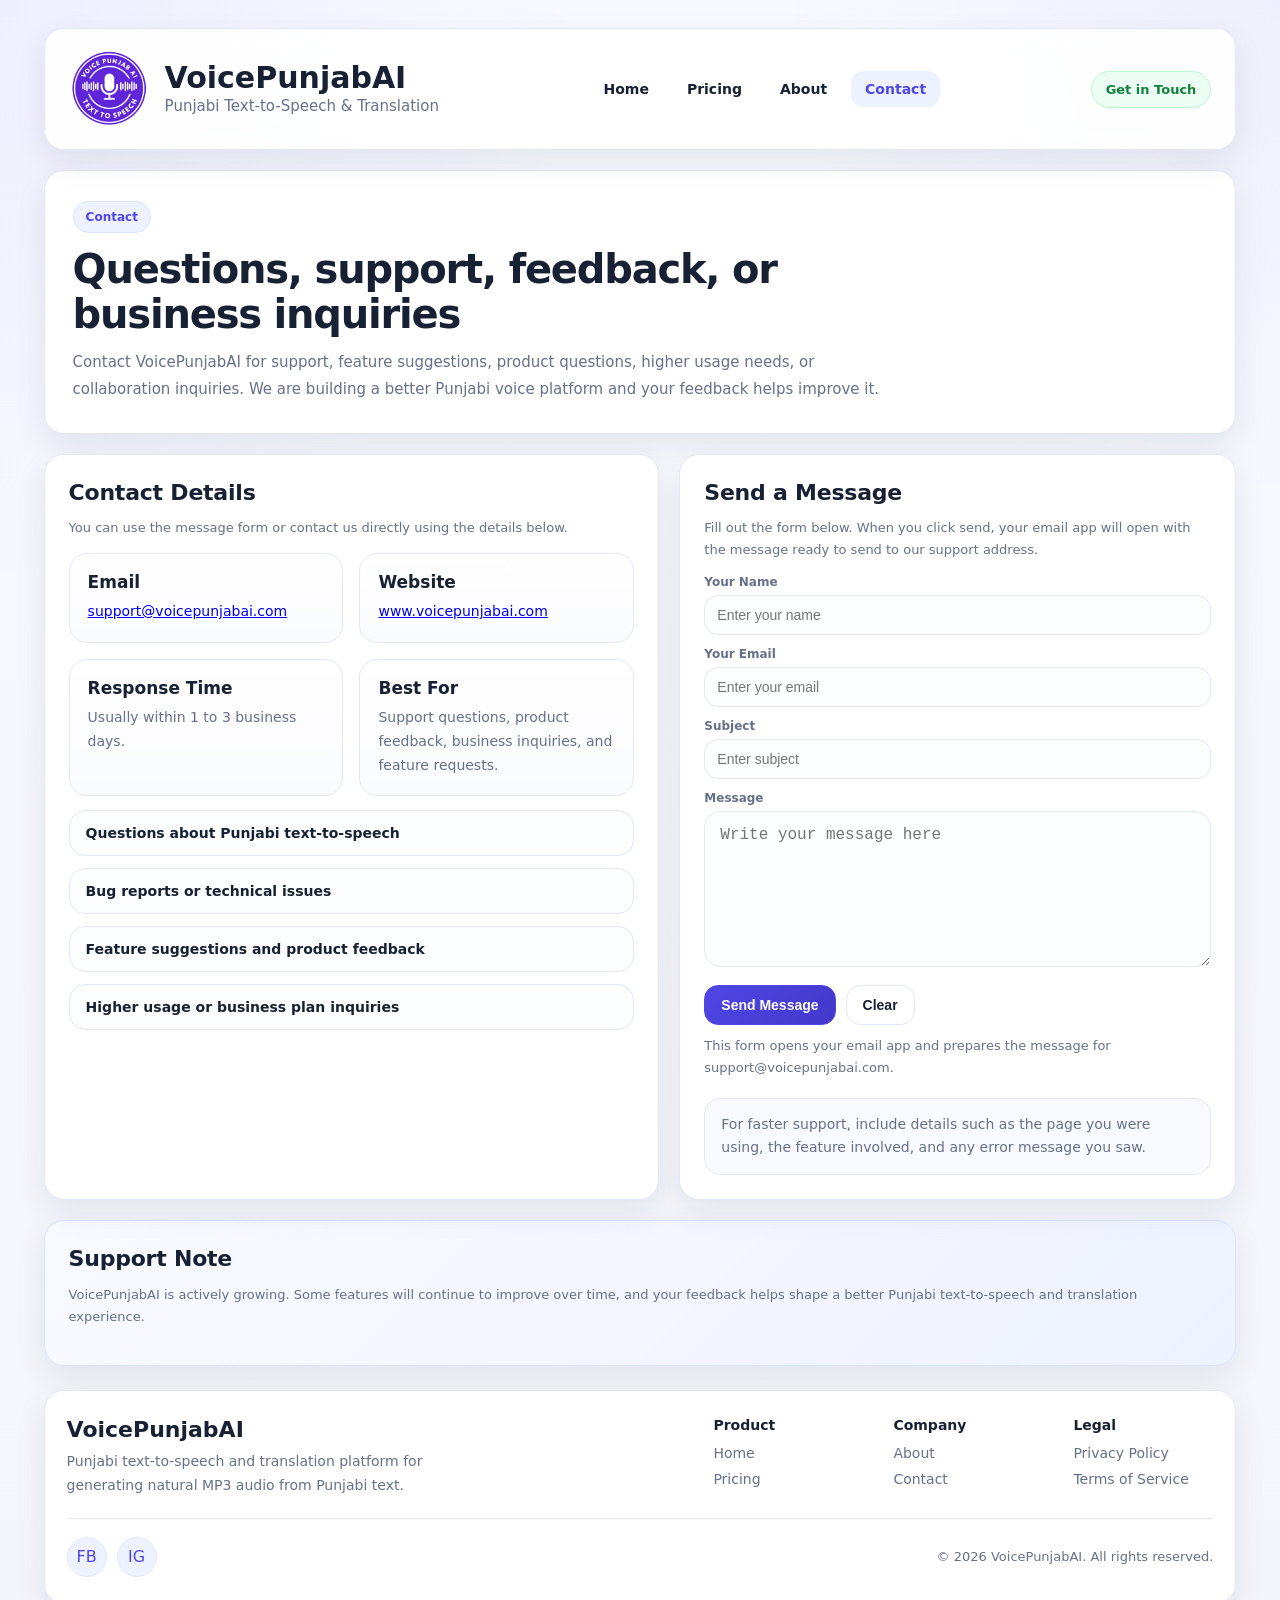
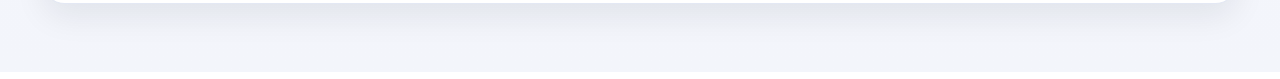
<file: contact.html>
<!DOCTYPE html>
<html lang="en">
<head>

<!-- Google tag (gtag.js) -->
<script async src="https://www.googletagmanager.com/gtag/js?id=G-MJ5SCL5L8G"></script>
<script>
  window.dataLayer = window.dataLayer || [];
  function gtag(){dataLayer.push(arguments);}
  gtag('js', new Date());

  gtag('config', 'G-MJ5SCL5L8G');
</script>

  <meta charset="UTF-8" />
  <meta name="viewport" content="width=device-width, initial-scale=1.0" />
  <title>Contact - VoicePunjabAI</title>
  <meta
    name="description"
    content="Contact VoicePunjabAI for support, feedback, feature requests, business inquiries, or questions about Punjabi text-to-speech and translation."
  />
  <link rel="stylesheet" href="css/style.css" />
  <style>
    .contact-hero {
      margin-top: 20px;
      padding: 30px 28px;
    }

    .contact-kicker {
      display: inline-flex;
      align-items: center;
      gap: 8px;
      padding: 8px 12px;
      border-radius: 999px;
      background: #eef2ff;
      color: var(--primary);
      font-size: 12px;
      font-weight: 800;
      border: 1px solid #dbe4ff;
      margin-bottom: 14px;
    }

    .contact-title {
      margin: 0 0 12px;
      font-size: 40px;
      line-height: 1.12;
      font-weight: 800;
      letter-spacing: -0.03em;
      max-width: 760px;
    }

    .contact-text {
      max-width: 820px;
      font-size: 15px;
      line-height: 1.8;
      color: var(--muted);
      margin: 0;
    }

    .contact-grid {
      display: grid;
      grid-template-columns: 1.05fr 0.95fr;
      gap: 20px;
      margin-top: 20px;
    }

    .contact-info-grid {
      display: grid;
      grid-template-columns: repeat(2, 1fr);
      gap: 16px;
      margin-top: 14px;
    }

    .contact-box {
      border: 1px solid var(--border);
      border-radius: 18px;
      padding: 18px;
      background: linear-gradient(180deg, #ffffff 0%, #fafbff 100%);
    }

    .contact-box h3 {
      margin: 0 0 8px;
      font-size: 17px;
    }

    .contact-box p {
      margin: 0;
      color: var(--muted);
      font-size: 14px;
      line-height: 1.7;
    }

    .contact-list {
      display: grid;
      gap: 12px;
      margin-top: 14px;
    }

    .contact-list-item {
      border: 1px solid var(--border);
      border-radius: 16px;
      padding: 14px 16px;
      background: #fcfdff;
      font-size: 14px;
      font-weight: 700;
      color: var(--text);
    }

    .form-card {
      height: 100%;
    }

    .form-note-box {
      margin-top: 18px;
      padding: 14px 16px;
      border-radius: 16px;
      background: #f8faff;
      border: 1px solid var(--border);
      color: var(--muted);
      font-size: 14px;
      line-height: 1.7;
    }

    .support-box {
      border: 1px solid #dbe4ff;
      background: linear-gradient(135deg, #f8faff 0%, #eef2ff 100%);
    }

    @media (max-width: 980px) {
      .contact-title {
        font-size: 34px;
      }

      .contact-grid {
        grid-template-columns: 1fr;
      }
    }

    @media (max-width: 900px) {
      .contact-info-grid {
        grid-template-columns: 1fr;
      }
    }

    @media (max-width: 600px) {
      .contact-title {
        font-size: 28px;
      }

      .contact-hero {
        padding: 22px 18px;
      }
    }
  </style>
</head>
<body>
  <div class="wrap">
    <header class="topbar">
      <div class="brand">
        <a href="index.html" class="brand-link">
          <div class="logo-wrap">
            <img src="images/logo.png" alt="VoicePunjabAI logo" class="site-logo" />
          </div>
          <div>
            <div class="title">VoicePunjabAI</div>
            <div class="subtitle">Punjabi Text-to-Speech &amp; Translation</div>
          </div>
        </a>
      </div>

      <nav class="nav">
        <a href="index.html">Home</a>
        <a href="pricing.html">Pricing</a>
        <a href="about.html">About</a>
        <a href="contact.html" class="active">Contact</a>
      </nav>

      <div class="header-right">
        <div class="status ok">Get in Touch</div>
      </div>
    </header>

    <section class="card contact-hero">
      <div class="contact-kicker">Contact</div>
      <h1 class="contact-title">Questions, support, feedback, or business inquiries</h1>
      <p class="contact-text">
        Contact VoicePunjabAI for support, feature suggestions, product questions,
        higher usage needs, or collaboration inquiries. We are building a better
        Punjabi voice platform and your feedback helps improve it.
      </p>
    </section>

    <section class="contact-grid">
      <section class="card">
        <h2>Contact Details</h2>
        <p class="small">
          You can use the message form or contact us directly using the details below.
        </p>

        <div class="contact-info-grid">
          <div class="contact-box">
            <h3>Email</h3>
            <p>
              <a href="mailto:support@voicepunjabai.com">support@voicepunjabai.com</a>
            </p>
          </div>

          <div class="contact-box">
            <h3>Website</h3>
            <p>
              <a href="https://www.voicepunjabai.com" target="_blank" rel="noopener noreferrer">
                www.voicepunjabai.com
              </a>
            </p>
          </div>

          <div class="contact-box">
            <h3>Response Time</h3>
            <p>Usually within 1 to 3 business days.</p>
          </div>

          <div class="contact-box">
            <h3>Best For</h3>
            <p>Support questions, product feedback, business inquiries, and feature requests.</p>
          </div>
        </div>

        <div class="contact-list">
          <div class="contact-list-item">Questions about Punjabi text-to-speech</div>
          <div class="contact-list-item">Bug reports or technical issues</div>
          <div class="contact-list-item">Feature suggestions and product feedback</div>
          <div class="contact-list-item">Higher usage or business plan inquiries</div>
        </div>
      </section>

      <section class="card form-card">
        <h2>Send a Message</h2>
        <p class="small">
          Fill out the form below. When you click send, your email app will open with
          the message ready to send to our support address.
        </p>

        <form id="contactForm" style="margin-top:14px;">
          <label class="labelBlock" for="contactName">Your Name</label>
          <input type="text" id="contactName" placeholder="Enter your name" required />

          <label class="labelBlock" for="contactEmail">Your Email</label>
          <input type="email" id="contactEmail" placeholder="Enter your email" required />

          <label class="labelBlock" for="contactSubject">Subject</label>
          <input type="text" id="contactSubject" placeholder="Enter subject" required />

          <label class="labelBlock" for="contactMessage">Message</label>
          <textarea id="contactMessage" rows="7" placeholder="Write your message here" required></textarea>

          <div class="btnrow">
            <button type="submit" class="primary">Send Message</button>
            <button type="reset">Clear</button>
          </div>

          <div id="contactNote" class="small">
            This form opens your email app and prepares the message for support@voicepunjabai.com.
          </div>
        </form>

        <div class="form-note-box">
          For faster support, include details such as the page you were using,
          the feature involved, and any error message you saw.
        </div>
      </section>
    </section>

    <section class="card support-box" style="margin-top:20px;">
      <h2>Support Note</h2>
      <p class="small">
        VoicePunjabAI is actively growing. Some features will continue to improve over time,
        and your feedback helps shape a better Punjabi text-to-speech and translation experience.
      </p>
    </section>

    <footer class="site-footer">
      <div class="footer-top">
        <div class="footer-brand">
          <div class="footer-title">VoicePunjabAI</div>
          <p class="footer-text">
            Punjabi text-to-speech and translation platform for generating natural MP3 audio from Punjabi text.
          </p>
        </div>

        <div class="footer-links">
          <div class="footer-col">
            <h3>Product</h3>
            <a href="index.html">Home</a>
            <a href="pricing.html">Pricing</a>
          </div>

          <div class="footer-col">
            <h3>Company</h3>
            <a href="about.html">About</a>
            <a href="contact.html">Contact</a>
          </div>

          <div class="footer-col">
            <h3>Legal</h3>
            <a href="privacy.html">Privacy Policy</a>
            <a href="terms.html">Terms of Service</a>
          </div>
        </div>
      </div>

      <div class="footer-bottom">
        <div class="socials">
          <a
            href="https://www.facebook.com/profile.php?id=61582754938512"
            class="social-icon"
            target="_blank"
            rel="noopener noreferrer"
            aria-label="Facebook"
          >FB</a>

          <a
            href="https://www.instagram.com/voicepunjabai/"
            class="social-icon"
            target="_blank"
            rel="noopener noreferrer"
            aria-label="Instagram"
          >IG</a>
        </div>

        <div class="footer-note">© 2026 VoicePunjabAI. All rights reserved.</div>
      </div>
    </footer>
  </div>

  <script>
    const contactForm = document.getElementById("contactForm");
    const contactNote = document.getElementById("contactNote");

    contactForm.addEventListener("submit", function (e) {
      e.preventDefault();

      const name = document.getElementById("contactName").value.trim();
      const email = document.getElementById("contactEmail").value.trim();
      const subject = document.getElementById("contactSubject").value.trim();
      const message = document.getElementById("contactMessage").value.trim();

      if (!name || !email || !subject || !message) {
        contactNote.textContent = "Please fill in all fields before sending.";
        return;
      }

      const fullSubject = encodeURIComponent("VoicePunjabAI Contact: " + subject);
      const fullBody = encodeURIComponent(
        "Name: " + name + "\n" +
        "Email: " + email + "\n\n" +
        "Message:\n" + message
      );

      window.location.href = `mailto:support@voicepunjabai.com?subject=${fullSubject}&body=${fullBody}`;
      contactNote.textContent = "Your email app should open with the message ready to send.";
    });
  </script>
</body>
</html>
</file>
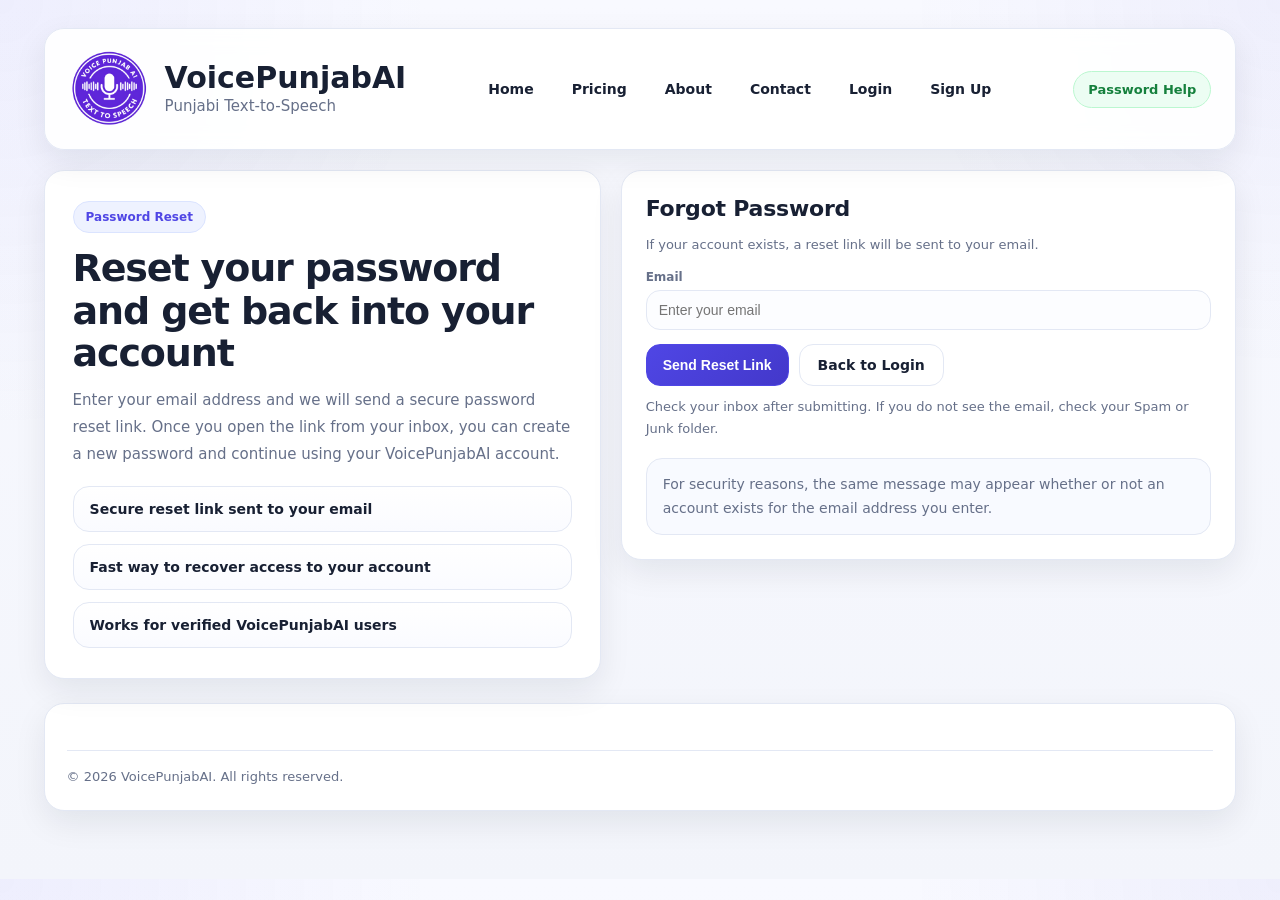
<file: forgot-password.html>
<!DOCTYPE html>
<html lang="en">
<head>

<!-- Google tag (gtag.js) -->
<script async src="https://www.googletagmanager.com/gtag/js?id=G-MJ5SCL5L8G"></script>
<script>
  window.dataLayer = window.dataLayer || [];
  function gtag(){dataLayer.push(arguments);}
  gtag('js', new Date());

  gtag('config', 'G-MJ5SCL5L8G');
</script>

  <meta charset="UTF-8" />
  <meta name="viewport" content="width=device-width, initial-scale=1.0" />
  <title>Forgot Password - VoicePunjabAI</title>
  <meta
    name="description"
    content="Request a password reset for your VoicePunjabAI account and receive a secure reset link by email."
  />
  <link rel="stylesheet" href="css/style.css" />
  <style>
    .auth-shell {
      margin-top: 20px;
      display: grid;
      grid-template-columns: 0.95fr 1.05fr;
      gap: 20px;
      align-items: start;
    }

    .auth-hero {
      padding: 30px 28px;
    }

    .auth-kicker {
      display: inline-flex;
      align-items: center;
      gap: 8px;
      padding: 8px 12px;
      border-radius: 999px;
      background: #eef2ff;
      color: var(--primary);
      font-size: 12px;
      font-weight: 800;
      border: 1px solid #dbe4ff;
      margin-bottom: 14px;
    }

    .auth-title {
      margin: 0 0 12px;
      font-size: 38px;
      line-height: 1.12;
      font-weight: 800;
      letter-spacing: -0.03em;
      max-width: 560px;
    }

    .auth-text {
      max-width: 620px;
      font-size: 15px;
      line-height: 1.8;
      color: var(--muted);
      margin: 0;
    }

    .auth-points {
      display: grid;
      gap: 12px;
      margin-top: 18px;
    }

    .auth-point {
      border: 1px solid var(--border);
      border-radius: 16px;
      padding: 14px 16px;
      background: linear-gradient(180deg, #ffffff 0%, #fafbff 100%);
      font-size: 14px;
      font-weight: 700;
      color: var(--text);
    }

    .auth-card {
      padding: 24px;
    }

    .note-box {
      margin-top: 18px;
      padding: 14px 16px;
      border-radius: 16px;
      background: #f8faff;
      border: 1px solid var(--border);
      color: var(--muted);
      font-size: 14px;
      line-height: 1.7;
    }

    .status-note.success {
      color: #15803d;
    }

    .status-note.error {
      color: #be123c;
    }

    @media (max-width: 980px) {
      .auth-shell {
        grid-template-columns: 1fr;
      }

      .auth-title {
        font-size: 32px;
      }
    }

    @media (max-width: 600px) {
      .auth-title {
        font-size: 28px;
      }

      .auth-hero,
      .auth-card {
        padding: 20px 18px;
      }
    }
  </style>
</head>
<body>
  <div class="wrap">

    <header class="topbar">
      <div class="brand">
        <a href="index.html" class="brand-link">
          <div class="logo-wrap">
            <img src="images/logo.png" alt="VoicePunjabAI logo" class="site-logo" />
          </div>
          <div>
            <div class="title">VoicePunjabAI</div>
            <div class="subtitle">Punjabi Text-to-Speech</div>
          </div>
        </a>
      </div>

      <nav class="nav">
        <a href="index.html">Home</a>
        <a href="pricing.html">Pricing</a>
        <a href="about.html">About</a>
        <a href="contact.html">Contact</a>
        <a href="login.html">Login</a>
        <a href="signup.html">Sign Up</a>
      </nav>

      <div class="header-right">
        <div class="status ok">Password Help</div>
      </div>
    </header>

    <section class="auth-shell">
      <section class="card auth-hero">
        <div class="auth-kicker">Password Reset</div>
        <h1 class="auth-title">Reset your password and get back into your account</h1>
        <p class="auth-text">
          Enter your email address and we will send a secure password reset link.
          Once you open the link from your inbox, you can create a new password
          and continue using your VoicePunjabAI account.
        </p>

        <div class="auth-points">
          <div class="auth-point">Secure reset link sent to your email</div>
          <div class="auth-point">Fast way to recover access to your account</div>
          <div class="auth-point">Works for verified VoicePunjabAI users</div>
        </div>
      </section>

      <section class="card auth-card">
        <h2>Forgot Password</h2>
        <p class="small">
          If your account exists, a reset link will be sent to your email.
        </p>

        <form id="forgotForm" style="margin-top:14px;">
          <label class="labelBlock" for="forgotEmail">Email</label>
          <input
            type="email"
            id="forgotEmail"
            placeholder="Enter your email"
            required
          />

          <div class="btnrow">
            <button type="submit" class="primary">Send Reset Link</button>
            <a href="login.html" class="btn-link secondary">Back to Login</a>
          </div>

          <div id="forgotNote" class="small">
            Check your inbox after submitting. If you do not see the email, check your Spam or Junk folder.
          </div>
        </form>

        <div class="note-box">
          For security reasons, the same message may appear whether or not an account
          exists for the email address you enter.
        </div>
      </section>
    </section>

    <footer class="site-footer">
      <div class="footer-bottom">
        <div class="footer-note">© 2026 VoicePunjabAI. All rights reserved.</div>
      </div>
    </footer>
  </div>

  <script>
    const API_BASE = "https://voicepunjab-api-777821135954.us-central1.run.app";

    const forgotForm = document.getElementById("forgotForm");
    const forgotNote = document.getElementById("forgotNote");

    forgotForm.addEventListener("submit", async (e) => {
      e.preventDefault();

      const email = document.getElementById("forgotEmail").value.trim();

      forgotNote.textContent = "Sending reset link...";
      forgotNote.className = "small";

      try {
        const res = await fetch(API_BASE + "/api/forgot-password", {
          method: "POST",
          headers: {
            "Content-Type": "application/json"
          },
          body: JSON.stringify({ email })
        });

        const data = await res.json();

        if (!res.ok) {
          throw new Error(data.error || "Could not send reset email.");
        }

        forgotNote.textContent =
          (data.message || "If an account exists for this email, a reset link has been sent.") +
          " Please check your inbox. If you do not see it, check Spam or Junk.";
        forgotNote.className = "small status-note success";
      } catch (err) {
        forgotNote.textContent = err.message || "Could not send reset email.";
        forgotNote.className = "small status-note error";
      }
    });
  </script>
</body>
</html>
</file>
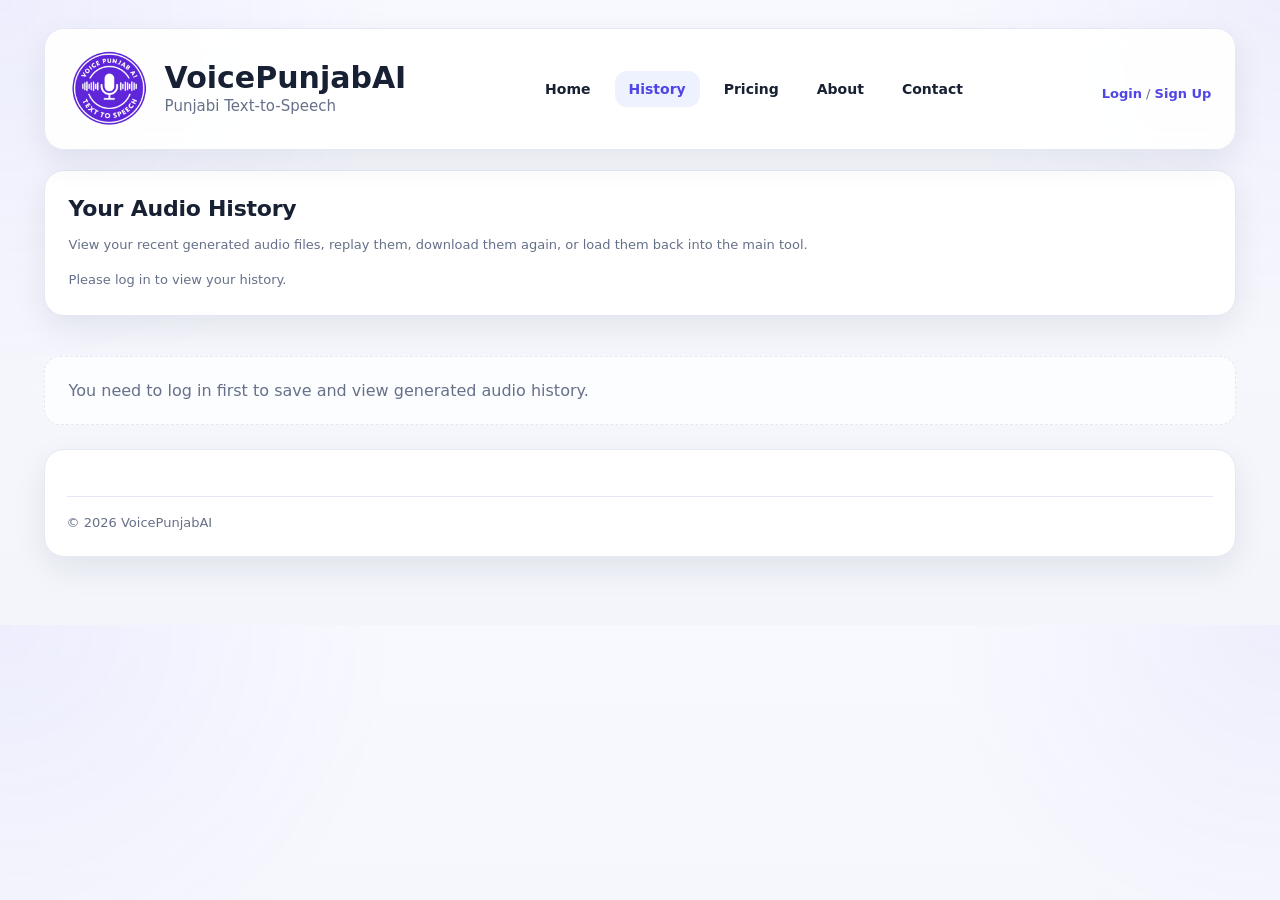
<file: history.html>
<!DOCTYPE html>
<html lang="en">
<head>

<!-- Google tag (gtag.js) -->
<script async src="https://www.googletagmanager.com/gtag/js?id=G-MJ5SCL5L8G"></script>
<script>
  window.dataLayer = window.dataLayer || [];
  function gtag(){dataLayer.push(arguments);}
  gtag('js', new Date());

  gtag('config', 'G-MJ5SCL5L8G');
</script>

  <meta charset="UTF-8" />
  <meta name="viewport" content="width=device-width, initial-scale=1.0" />
  <title>Audio History - VoicePunjabAI</title>
  <link rel="stylesheet" href="css/style.css" />
  <style>
    .history-list {
      display: grid;
      gap: 16px;
      margin-top: 20px;
    }

    .history-item {
      border: 1px solid var(--border);
      border-radius: 16px;
      padding: 18px;
      background: #fcfdff;
    }

    .history-meta {
      display: flex;
      flex-wrap: wrap;
      gap: 10px;
      margin-top: 10px;
      font-size: 13px;
      color: var(--muted);
    }

    .history-text {
      margin-top: 10px;
      line-height: 1.6;
      color: var(--text);
      white-space: pre-wrap;
      word-break: break-word;
    }

    .history-actions {
      margin-top: 14px;
      display: flex;
      gap: 10px;
      flex-wrap: wrap;
      align-items: center;
    }

    .empty-box {
      margin-top: 20px;
      border: 1px dashed var(--border);
      border-radius: 16px;
      padding: 24px;
      background: #fcfdff;
      color: var(--muted);
    }

    .danger-btn {
      border: 1px solid #fecdd3;
      background: #fff1f2;
      color: #be123c;
    }

    .danger-btn:hover {
      box-shadow: 0 8px 18px rgba(190, 18, 60, 0.10);
    }

    .inline-note {
      font-size: 13px;
      color: var(--muted);
    }
  </style>
</head>
<body>
  <div class="wrap">
    <header class="topbar">
      <div class="brand">
        <a href="index.html" class="brand-link">
          <div class="logo-wrap">
            <img src="images/logo.png" alt="VoicePunjabAI logo" class="site-logo" />
          </div>
          <div>
            <div class="title">VoicePunjabAI</div>
            <div class="subtitle">Punjabi Text-to-Speech</div>
          </div>
        </a>
      </div>

      <nav class="nav">
        <a href="index.html">Home</a>
        <a href="history.html" class="active">History</a>
        <a href="pricing.html">Pricing</a>
        <a href="about.html">About</a>
        <a href="contact.html">Contact</a>
      </nav>

      <div class="header-right">
        <div id="authArea" class="small"></div>
      </div>
    </header>

    <section class="card" style="margin-top:20px;">
      <h2>Your Audio History</h2>
      <p class="small">
        View your recent generated audio files, replay them, download them again, or load them back into the main tool.
      </p>
      <div id="historyNote" class="small">Loading history...</div>
    </section>

    <section id="historyList" class="history-list"></section>

    <footer class="site-footer">
      <div class="footer-bottom">
        <div class="footer-note">© 2026 VoicePunjabAI</div>
      </div>
    </footer>
  </div>

  <script>
    const API_BASE = "https://voicepunjab-api-777821135954.us-central1.run.app";
    const authArea = document.getElementById("authArea");
    const historyNote = document.getElementById("historyNote");
    const historyList = document.getElementById("historyList");

    function getToken() {
      return localStorage.getItem("vp_token") || "";
    }

    function getSavedUser() {
      try {
        return JSON.parse(localStorage.getItem("vp_user") || "null");
      } catch {
        return null;
      }
    }

    function logoutUser() {
      localStorage.removeItem("vp_token");
      localStorage.removeItem("vp_user");
      window.location.href = "index.html";
    }

    function renderAuthArea() {
      const user = getSavedUser();

      if (user) {
        authArea.innerHTML = `
          Logged in as <strong>${user.name}</strong> (${user.plan})
          <button id="logoutBtn" type="button" style="margin-left:10px;">Logout</button>
        `;
        const logoutBtn = document.getElementById("logoutBtn");
        if (logoutBtn) {
          logoutBtn.addEventListener("click", logoutUser);
        }
      } else {
        authArea.innerHTML = `
          <a href="login.html">Login</a> /
          <a href="signup.html">Sign Up</a>
        `;
      }
    }

    function escapeHtml(value) {
      return String(value || "")
        .replace(/&/g, "&amp;")
        .replace(/</g, "&lt;")
        .replace(/>/g, "&gt;")
        .replace(/"/g, "&quot;")
        .replace(/'/g, "&#39;");
    }

    function formatDate(value) {
      const d = new Date(value);
      if (Number.isNaN(d.getTime())) return value || "";
      return d.toLocaleString();
    }

    function useAgain(item) {
      sessionStorage.setItem("vp_history_draft", JSON.stringify({
        original_text: item.original_text,
        voice: item.voice,
        speed: item.speed,
        pitch: item.pitch
      }));
      window.location.href = "index.html";
    }

    async function deleteHistoryItem(id) {
      const token = getToken();

      if (!token) {
        alert("Please log in first.");
        return;
      }

      const ok = window.confirm("Delete this history item?");
      if (!ok) return;

      try {
        const res = await fetch(API_BASE + "/api/history/" + encodeURIComponent(id), {
          method: "DELETE",
          headers: {
            Authorization: "Bearer " + token
          }
        });

        const data = await res.json();

        if (!res.ok) {
          throw new Error(data.error || "Could not delete history item.");
        }

        await loadHistory();
      } catch (err) {
        alert(err.message || "Could not delete history item.");
      }
    }

    async function loadHistory() {
      const token = getToken();

      if (!token) {
        historyNote.textContent = "Please log in to view your history.";
        historyList.innerHTML = `
          <div class="empty-box">
            You need to log in first to save and view generated audio history.
          </div>
        `;
        return;
      }

      try {
        const res = await fetch(API_BASE + "/api/history", {
          headers: {
            Authorization: "Bearer " + token
          },
          cache: "no-store"
        });

        const data = await res.json();

        if (!res.ok) {
          throw new Error(data.error || "Failed to load history.");
        }

        const items = data.items || [];

        if (!items.length) {
          historyNote.textContent = "No saved audio yet.";
          historyList.innerHTML = `
            <div class="empty-box">
              Your generated audio history will appear here after you create audio while logged in.
            </div>
          `;
          return;
        }

        historyNote.textContent = `Showing ${items.length} recent audio item(s).`;

        historyList.innerHTML = items.map(item => {
          const fullAudioUrl = API_BASE + item.audio_url;

          return `
            <article class="history-item">
              <h3>Generated Audio</h3>

              <div class="history-meta">
                <span><strong>Voice:</strong> ${escapeHtml(item.voice)}</span>
                <span><strong>Speed:</strong> ${escapeHtml(item.speed)}</span>
                <span><strong>Pitch:</strong> ${escapeHtml(item.pitch)}</span>
                <span><strong>Date:</strong> ${escapeHtml(formatDate(item.created_at))}</span>
              </div>

              <div class="history-text">${escapeHtml(item.original_text)}</div>

              <div class="history-actions">
                <audio controls preload="none" src="${fullAudioUrl}"></audio>
              </div>

              <div class="history-actions">
                <a class="btn-link primary" href="${fullAudioUrl}" download="voicepunjab-history.mp3">Download MP3</a>
                <button type="button" class="use-again-btn" data-id="${item.id}">Use Again</button>
                <button type="button" class="danger-btn delete-btn" data-id="${item.id}">Delete</button>
              </div>
            </article>
          `;
        }).join("");

        historyList.querySelectorAll(".use-again-btn").forEach((btn, index) => {
          btn.addEventListener("click", () => useAgain(items[index]));
        });

        historyList.querySelectorAll(".delete-btn").forEach((btn) => {
          btn.addEventListener("click", () => deleteHistoryItem(btn.dataset.id));
        });
      } catch (err) {
        historyNote.textContent = err.message || "Failed to load history.";
        historyList.innerHTML = `
          <div class="empty-box">
            Could not load audio history right now.
          </div>
        `;
      }
    }

    renderAuthArea();
    loadHistory();
  </script>
</body>
</html>
</file>
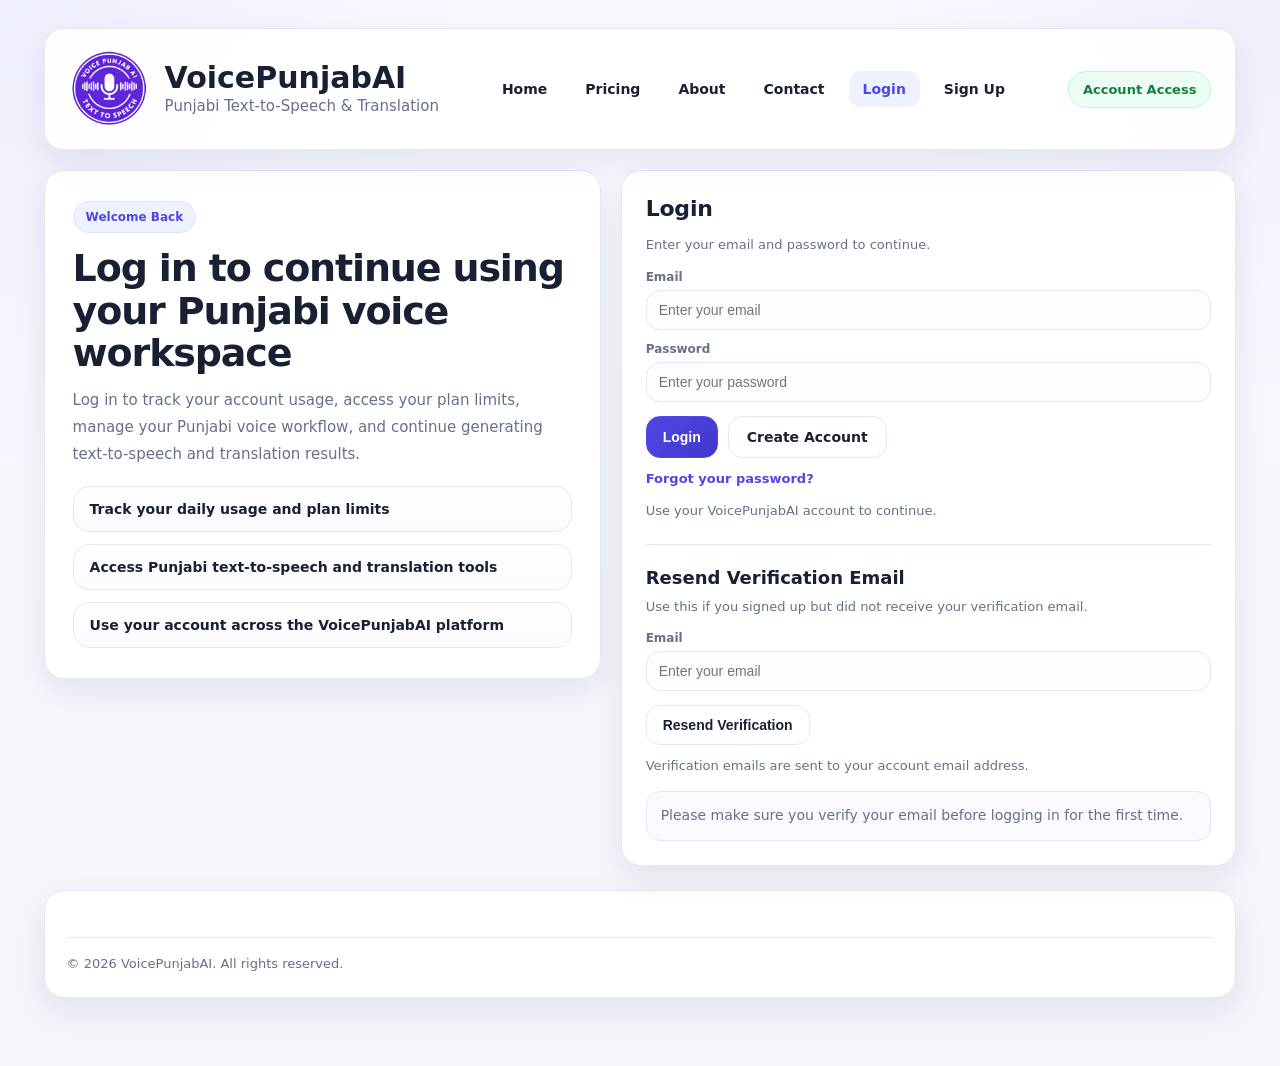
<file: login.html>
<!DOCTYPE html>
<html lang="en">
<head>

<!-- Google tag (gtag.js) -->
<script async src="https://www.googletagmanager.com/gtag/js?id=G-MJ5SCL5L8G"></script>
<script>
  window.dataLayer = window.dataLayer || [];
  function gtag(){dataLayer.push(arguments);}
  gtag('js', new Date());

  gtag('config', 'G-MJ5SCL5L8G');
</script>

  <meta charset="UTF-8" />
  <meta name="viewport" content="width=device-width, initial-scale=1.0" />
  <title>Login - VoicePunjabAI</title>
  <meta
    name="description"
    content="Log in to your VoicePunjabAI account to access Punjabi text-to-speech, translation, account usage, and plan limits."
  />
  <link rel="stylesheet" href="css/style.css" />
  <style>
    .auth-shell {
      margin-top: 20px;
      display: grid;
      grid-template-columns: 0.95fr 1.05fr;
      gap: 20px;
      align-items: start;
    }

    .auth-hero {
      padding: 30px 28px;
    }

    .auth-kicker {
      display: inline-flex;
      align-items: center;
      gap: 8px;
      padding: 8px 12px;
      border-radius: 999px;
      background: #eef2ff;
      color: var(--primary);
      font-size: 12px;
      font-weight: 800;
      border: 1px solid #dbe4ff;
      margin-bottom: 14px;
    }

    .auth-title {
      margin: 0 0 12px;
      font-size: 38px;
      line-height: 1.12;
      font-weight: 800;
      letter-spacing: -0.03em;
      max-width: 560px;
    }

    .auth-text {
      max-width: 620px;
      font-size: 15px;
      line-height: 1.8;
      color: var(--muted);
      margin: 0;
    }

    .auth-points {
      display: grid;
      gap: 12px;
      margin-top: 18px;
    }

    .auth-point {
      border: 1px solid var(--border);
      border-radius: 16px;
      padding: 14px 16px;
      background: linear-gradient(180deg, #ffffff 0%, #fafbff 100%);
      font-size: 14px;
      font-weight: 700;
      color: var(--text);
    }

    .auth-card {
      padding: 24px;
    }

    .auth-card h2 {
      margin-bottom: 8px;
    }

    .note-box {
      margin-top: 14px;
      padding: 12px 14px;
      border-radius: 14px;
      background: #f8faff;
      border: 1px solid var(--border);
      color: var(--muted);
      line-height: 1.7;
      font-size: 14px;
    }

    .divider-line {
      margin: 22px 0;
      border: none;
      border-top: 1px solid #e3e8f4;
    }

    .resend-title {
      margin: 0 0 8px;
      font-size: 18px;
      font-weight: 800;
    }

    .status-note.success {
      color: #15803d;
    }

    .status-note.error {
      color: #be123c;
    }

    @media (max-width: 980px) {
      .auth-shell {
        grid-template-columns: 1fr;
      }

      .auth-title {
        font-size: 32px;
      }
    }

    @media (max-width: 600px) {
      .auth-title {
        font-size: 28px;
      }

      .auth-hero,
      .auth-card {
        padding: 20px 18px;
      }
    }
  </style>
</head>
<body>
  <div class="wrap">
    <header class="topbar">
      <div class="brand">
        <a href="index.html" class="brand-link">
          <div class="logo-wrap">
            <img src="images/logo.png" alt="VoicePunjabAI logo" class="site-logo" />
          </div>
          <div>
            <div class="title">VoicePunjabAI</div>
            <div class="subtitle">Punjabi Text-to-Speech &amp; Translation</div>
          </div>
        </a>
      </div>

      <nav class="nav">
        <a href="index.html">Home</a>
        <a href="pricing.html">Pricing</a>
        <a href="about.html">About</a>
        <a href="contact.html">Contact</a>
        <a href="login.html" class="active">Login</a>
        <a href="signup.html">Sign Up</a>
      </nav>

      <div class="header-right">
        <div class="status ok">Account Access</div>
      </div>
    </header>

    <section class="auth-shell">
      <section class="card auth-hero">
        <div class="auth-kicker">Welcome Back</div>
        <h1 class="auth-title">Log in to continue using your Punjabi voice workspace</h1>
        <p class="auth-text" id="verifyBanner">
          Log in to track your account usage, access your plan limits, manage your Punjabi
          voice workflow, and continue generating text-to-speech and translation results.
        </p>

        <div class="auth-points">
          <div class="auth-point">Track your daily usage and plan limits</div>
          <div class="auth-point">Access Punjabi text-to-speech and translation tools</div>
          <div class="auth-point">Use your account across the VoicePunjabAI platform</div>
        </div>
      </section>

      <section class="card auth-card">
        <h2>Login</h2>
        <p class="small">Enter your email and password to continue.</p>

        <form id="loginForm" style="margin-top:14px;">
          <label class="labelBlock" for="loginEmail">Email</label>
          <input type="email" id="loginEmail" placeholder="Enter your email" required />

          <label class="labelBlock" for="loginPassword">Password</label>
          <input type="password" id="loginPassword" placeholder="Enter your password" required />

          <div class="btnrow">
            <button type="submit" class="primary">Login</button>
            <a href="signup.html" class="btn-link secondary">Create Account</a>
          </div>

          <div class="small" style="margin-top:10px;">
            <a href="forgot-password.html">Forgot your password?</a>
          </div>

          <div id="loginNote" class="small">Use your VoicePunjabAI account to continue.</div>
        </form>

        <hr class="divider-line" />

        <h3 class="resend-title">Resend Verification Email</h3>
        <p class="small" style="margin-top:0;">
          Use this if you signed up but did not receive your verification email.
        </p>

        <form id="resendForm" style="margin-top:10px;">
          <label class="labelBlock" for="resendEmail">Email</label>
          <input type="email" id="resendEmail" placeholder="Enter your email" required />

          <div class="btnrow">
            <button type="submit">Resend Verification</button>
          </div>

          <div id="resendNote" class="small">Verification emails are sent to your account email address.</div>
        </form>

        <div class="note-box">
          Please make sure you verify your email before logging in for the first time.
        </div>
      </section>
    </section>

    <footer class="site-footer">
      <div class="footer-bottom">
        <div class="footer-note">© 2026 VoicePunjabAI. All rights reserved.</div>
      </div>
    </footer>
  </div>

  <script>
    const API_BASE = "https://voicepunjab-api-777821135954.us-central1.run.app";
    const loginForm = document.getElementById("loginForm");
    const loginNote = document.getElementById("loginNote");
    const resendForm = document.getElementById("resendForm");
    const resendNote = document.getElementById("resendNote");
    const verifyBanner = document.getElementById("verifyBanner");

    const params = new URLSearchParams(window.location.search);
    const verified = params.get("verified");

    if (verified === "1") {
      verifyBanner.textContent = "Your email has been verified. You can log in now.";
    } else if (verified === "0") {
      verifyBanner.textContent = "Verification link is invalid or expired. Please request a new verification email.";
    }

    loginForm.addEventListener("submit", async (e) => {
      e.preventDefault();

      const email = document.getElementById("loginEmail").value.trim();
      const password = document.getElementById("loginPassword").value;

      loginNote.textContent = "Logging in...";
      loginNote.className = "small";

      try {
        const res = await fetch(API_BASE + "/api/login", {
          method: "POST",
          headers: {
            "Content-Type": "application/json"
          },
          body: JSON.stringify({ email, password })
        });

        const data = await res.json();

        if (!res.ok) {
          throw new Error(data.error || "Login failed.");
        }

        localStorage.setItem("vp_token", data.token);
        localStorage.setItem("vp_user", JSON.stringify(data.user));

        loginNote.textContent = "Login successful. Redirecting...";
        loginNote.className = "small status-note success";
        window.location.href = "index.html";
      } catch (err) {
        loginNote.textContent = err.message || "Login failed.";
        loginNote.className = "small status-note error";
      }
    });

    resendForm.addEventListener("submit", async (e) => {
      e.preventDefault();

      const email = document.getElementById("resendEmail").value.trim();
      resendNote.textContent = "Sending verification email...";
      resendNote.className = "small";

      try {
        const res = await fetch(API_BASE + "/api/resend-verification", {
          method: "POST",
          headers: {
            "Content-Type": "application/json"
          },
          body: JSON.stringify({ email })
        });

        const data = await res.json();

        if (!res.ok) {
          throw new Error(data.error || "Could not resend verification email.");
        }

        resendNote.textContent = data.message || "Verification email sent.";
        resendNote.className = "small status-note success";
      } catch (err) {
        resendNote.textContent = err.message || "Could not resend verification email.";
        resendNote.className = "small status-note error";
      }
    });
  </script>
</body>
</html>
</file>
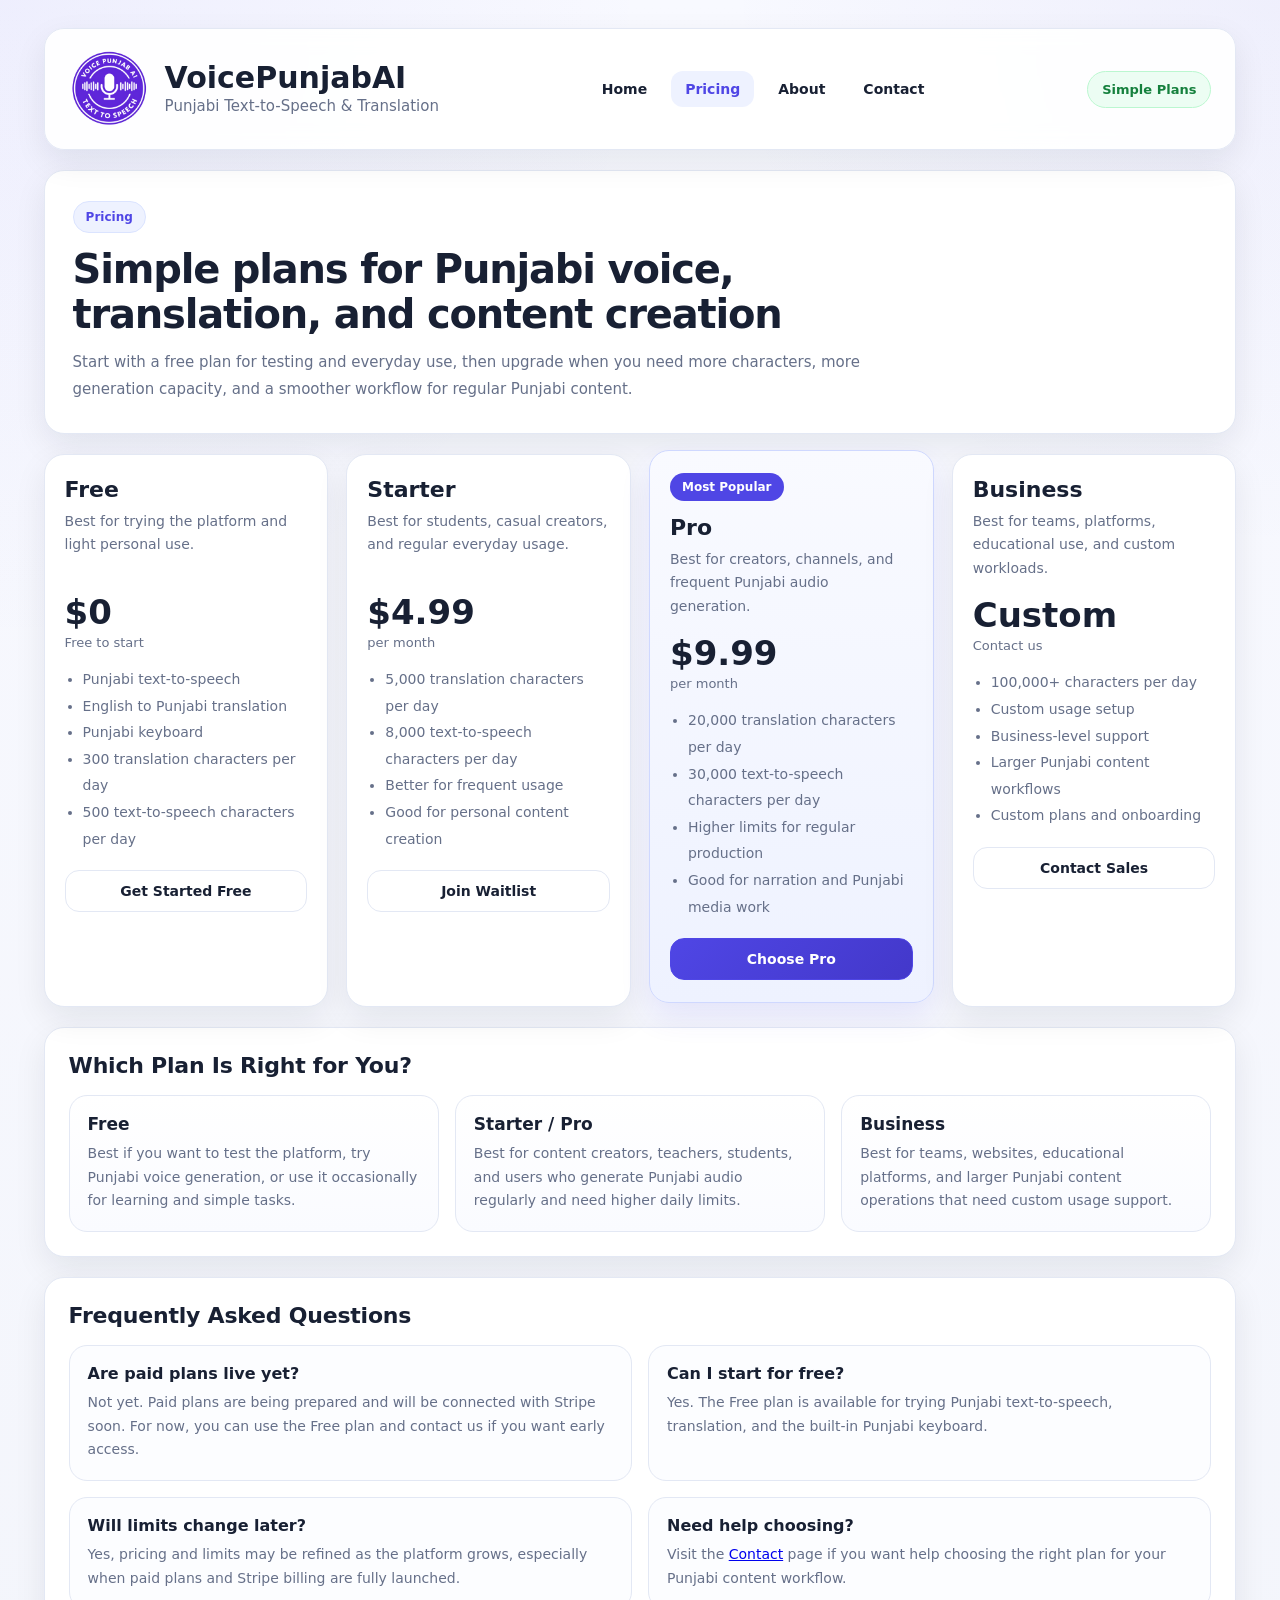
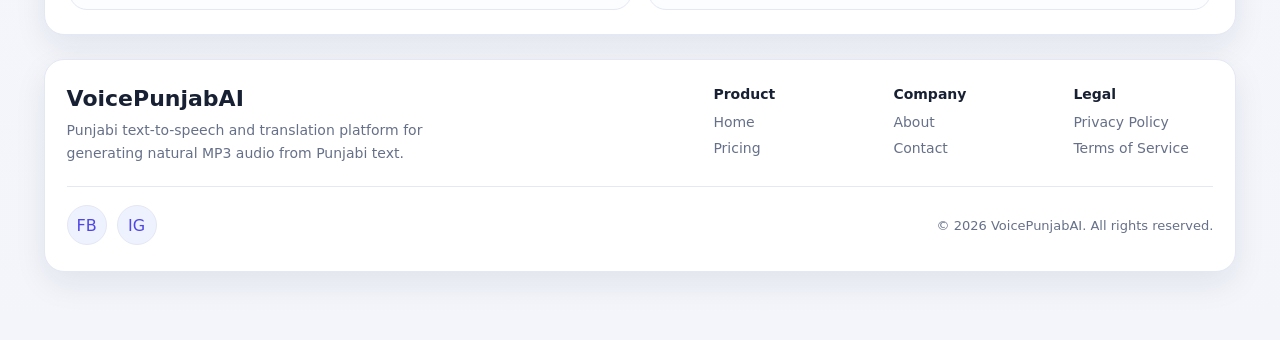
<file: pricing.html>
<!DOCTYPE html>
<html lang="en">
<head>

  <!-- Google tag (gtag.js) -->
<script async src="https://www.googletagmanager.com/gtag/js?id=G-MJ5SCL5L8G"></script>
<script>
  window.dataLayer = window.dataLayer || [];
  function gtag(){dataLayer.push(arguments);}
  gtag('js', new Date());

  gtag('config', 'G-MJ5SCL5L8G');
</script>

  <meta charset="UTF-8" />
  <meta name="viewport" content="width=device-width, initial-scale=1.0" />
  <title>Pricing - VoicePunjabAI</title>
  <meta
    name="description"
    content="Explore VoicePunjabAI pricing plans for Punjabi text-to-speech, English to Punjabi translation, and downloadable MP3 audio."
  />
  <link rel="stylesheet" href="css/style.css" />
  <style>
    .pricing-hero {
      margin-top: 20px;
      padding: 30px 28px;
    }

    .pricing-kicker {
      display: inline-flex;
      align-items: center;
      gap: 8px;
      padding: 8px 12px;
      border-radius: 999px;
      background: #eef2ff;
      color: var(--primary);
      font-size: 12px;
      font-weight: 800;
      border: 1px solid #dbe4ff;
      margin-bottom: 14px;
    }

    .pricing-title {
      margin: 0 0 12px;
      font-size: 40px;
      line-height: 1.12;
      font-weight: 800;
      letter-spacing: -0.03em;
      max-width: 760px;
    }

    .pricing-text {
      max-width: 820px;
      font-size: 15px;
      line-height: 1.8;
      color: var(--muted);
      margin: 0;
    }

    .pricing-grid {
      display: grid;
      grid-template-columns: repeat(4, 1fr);
      gap: 18px;
      margin-top: 20px;
    }

    .plan-card {
      border: 1px solid var(--border);
      border-radius: 20px;
      padding: 22px 20px;
      background: #ffffff;
      box-shadow: var(--shadow);
      position: relative;
    }

    .plan-card.featured {
      border-color: #cfd8ff;
      background: linear-gradient(180deg, #f9faff 0%, #eef2ff 100%);
      box-shadow: 0 14px 30px rgba(79,70,229,.10);
      transform: translateY(-4px);
    }

    .plan-badge-top {
      display: inline-flex;
      align-items: center;
      justify-content: center;
      padding: 7px 12px;
      border-radius: 999px;
      background: var(--primary);
      color: #fff;
      font-size: 12px;
      font-weight: 800;
      margin-bottom: 14px;
    }

    .plan-name {
      font-size: 22px;
      font-weight: 800;
      margin-bottom: 8px;
    }

    .plan-desc {
      color: var(--muted);
      font-size: 14px;
      line-height: 1.7;
      min-height: 68px;
      margin-bottom: 16px;
    }

    .plan-price {
      font-size: 34px;
      font-weight: 800;
      margin-bottom: 4px;
      line-height: 1.1;
    }

    .plan-price-sub {
      color: var(--muted);
      font-size: 13px;
      margin-bottom: 16px;
    }

    .plan-list {
      margin: 0;
      padding-left: 18px;
      color: var(--muted);
      font-size: 14px;
      line-height: 1.9;
    }

    .plan-actions {
      margin-top: 18px;
    }

    .plan-btn {
      text-decoration: none;
      display: inline-block;
      width: 100%;
      text-align: center;
      padding: 12px 16px;
      border-radius: 14px;
      font-weight: 800;
      font-size: 14px;
      transition: .2s ease;
      border: 1px solid var(--border);
      background: #fff;
      color: var(--text);
    }

    .plan-btn:hover {
      transform: translateY(-1px);
      box-shadow: 0 8px 18px rgba(15,23,42,.08);
    }

    .plan-btn.primary {
      background: linear-gradient(135deg, var(--primary) 0%, var(--primary-dark) 100%);
      border-color: var(--primary);
      color: #fff;
    }

    .plan-btn.primary:hover {
      box-shadow: 0 10px 20px rgba(79,70,229,.24);
    }

    .compare-grid {
      display: grid;
      grid-template-columns: repeat(3, 1fr);
      gap: 16px;
      margin-top: 14px;
    }

    .compare-box {
      border: 1px solid var(--border);
      border-radius: 18px;
      padding: 18px;
      background: linear-gradient(180deg, #ffffff 0%, #fafbff 100%);
    }

    .compare-box h3 {
      margin: 0 0 8px;
      font-size: 17px;
    }

    .compare-box p {
      margin: 0;
      color: var(--muted);
      font-size: 14px;
      line-height: 1.7;
    }

    .faq-grid {
      display: grid;
      grid-template-columns: repeat(2, 1fr);
      gap: 16px;
      margin-top: 14px;
    }

    .faq-box {
      border: 1px solid var(--border);
      border-radius: 18px;
      padding: 18px;
      background: #fcfdff;
    }

    .faq-box h3 {
      margin: 0 0 8px;
      font-size: 16px;
    }

    .faq-box p {
      margin: 0;
      color: var(--muted);
      font-size: 14px;
      line-height: 1.7;
    }

    @media (max-width: 1100px) {
      .pricing-grid {
        grid-template-columns: repeat(2, 1fr);
      }
    }

    @media (max-width: 980px) {
      .pricing-title {
        font-size: 34px;
      }
    }

    @media (max-width: 900px) {
      .pricing-grid,
      .compare-grid,
      .faq-grid {
        grid-template-columns: 1fr;
      }

      .plan-card.featured {
        transform: none;
      }
    }

    @media (max-width: 600px) {
      .pricing-title {
        font-size: 28px;
      }

      .pricing-hero {
        padding: 22px 18px;
      }
    }
  </style>
</head>
<body>
  <div class="wrap">
    <header class="topbar">
      <div class="brand">
        <a href="index.html" class="brand-link">
          <div class="logo-wrap">
            <img src="images/logo.png" alt="VoicePunjabAI logo" class="site-logo" />
          </div>
          <div>
            <div class="title">VoicePunjabAI</div>
            <div class="subtitle">Punjabi Text-to-Speech &amp; Translation</div>
          </div>
        </a>
      </div>

      <nav class="nav">
        <a href="index.html">Home</a>
        <a href="pricing.html" class="active">Pricing</a>
        <a href="about.html">About</a>
        <a href="contact.html">Contact</a>
      </nav>

      <div class="header-right">
        <div class="status ok">Simple Plans</div>
      </div>
    </header>

    <section class="card pricing-hero">
      <div class="pricing-kicker">Pricing</div>
      <h1 class="pricing-title">Simple plans for Punjabi voice, translation, and content creation</h1>
      <p class="pricing-text">
        Start with a free plan for testing and everyday use, then upgrade when you need
        more characters, more generation capacity, and a smoother workflow for regular
        Punjabi content.
      </p>
    </section>

    <section class="pricing-grid">
      <section class="plan-card">
        <div class="plan-name">Free</div>
        <div class="plan-desc">Best for trying the platform and light personal use.</div>
        <div class="plan-price">$0</div>
        <div class="plan-price-sub">Free to start</div>

        <ul class="plan-list">
          <li>Punjabi text-to-speech</li>
          <li>English to Punjabi translation</li>
          <li>Punjabi keyboard</li>
          <li>300 translation characters per day</li>
          <li>500 text-to-speech characters per day</li>
        </ul>

        <div class="plan-actions">
          <a href="signup.html" class="plan-btn">Get Started Free</a>
        </div>
      </section>

      <section class="plan-card">
        <div class="plan-name">Starter</div>
        <div class="plan-desc">Best for students, casual creators, and regular everyday usage.</div>
        <div class="plan-price">$4.99</div>
        <div class="plan-price-sub">per month</div>

        <ul class="plan-list">
          <li>5,000 translation characters per day</li>
          <li>8,000 text-to-speech characters per day</li>
          <li>Better for frequent usage</li>
          <li>Good for personal content creation</li>
         
        </ul>

        <div class="plan-actions">
          <a href="contact.html" class="plan-btn">Join Waitlist</a>
        </div>
      </section>

      <section class="plan-card featured">
        <div class="plan-badge-top">Most Popular</div>
        <div class="plan-name">Pro</div>
        <div class="plan-desc">Best for creators, channels, and frequent Punjabi audio generation.</div>
        <div class="plan-price">$9.99</div>
        <div class="plan-price-sub">per month</div>

        <ul class="plan-list">
          <li>20,000 translation characters per day</li>
          <li>30,000 text-to-speech characters per day</li>
          <li>Higher limits for regular production</li>
          <li>Good for narration and Punjabi media work</li>
          
        </ul>

        <div class="plan-actions">
          <a href="contact.html" class="plan-btn primary">Choose Pro</a>
        </div>
      </section>

      <section class="plan-card">
        <div class="plan-name">Business</div>
        <div class="plan-desc">Best for teams, platforms, educational use, and custom workloads.</div>
        <div class="plan-price">Custom</div>
        <div class="plan-price-sub">Contact us</div>

        <ul class="plan-list">
          <li>100,000+ characters per day</li>
          <li>Custom usage setup</li>
          <li>Business-level support</li>
          <li>Larger Punjabi content workflows</li>
          <li>Custom plans and onboarding</li>
        </ul>

        <div class="plan-actions">
          <a href="contact.html" class="plan-btn">Contact Sales</a>
        </div>
      </section>
    </section>

    <section class="card" style="margin-top:20px;">
      <h2>Which Plan Is Right for You?</h2>

      <div class="compare-grid">
        <div class="compare-box">
          <h3>Free</h3>
          <p>
            Best if you want to test the platform, try Punjabi voice generation,
            or use it occasionally for learning and simple tasks.
          </p>
        </div>

        <div class="compare-box">
          <h3>Starter / Pro</h3>
          <p>
            Best for content creators, teachers, students, and users who generate
            Punjabi audio regularly and need higher daily limits.
          </p>
        </div>

        <div class="compare-box">
          <h3>Business</h3>
          <p>
            Best for teams, websites, educational platforms, and larger Punjabi
            content operations that need custom usage support.
          </p>
        </div>
      </div>
    </section>

    <section class="card" style="margin-top:20px;">
      <h2>Frequently Asked Questions</h2>

      <div class="faq-grid">
        <div class="faq-box">
          <h3>Are paid plans live yet?</h3>
          <p>
            Not yet. Paid plans are being prepared and will be connected with Stripe soon.
            For now, you can use the Free plan and contact us if you want early access.
          </p>
        </div>

        <div class="faq-box">
          <h3>Can I start for free?</h3>
          <p>
            Yes. The Free plan is available for trying Punjabi text-to-speech,
            translation, and the built-in Punjabi keyboard.
          </p>
        </div>

        <div class="faq-box">
          <h3>Will limits change later?</h3>
          <p>
            Yes, pricing and limits may be refined as the platform grows,
            especially when paid plans and Stripe billing are fully launched.
          </p>
        </div>

        <div class="faq-box">
          <h3>Need help choosing?</h3>
          <p>
            Visit the <a href="contact.html">Contact</a> page if you want help choosing
            the right plan for your Punjabi content workflow.
          </p>
        </div>
      </div>
    </section>

    <footer class="site-footer">
      <div class="footer-top">
        <div class="footer-brand">
          <div class="footer-title">VoicePunjabAI</div>
          <p class="footer-text">
            Punjabi text-to-speech and translation platform for generating natural MP3 audio from Punjabi text.
          </p>
        </div>

        <div class="footer-links">
          <div class="footer-col">
            <h3>Product</h3>
            <a href="index.html">Home</a>
            <a href="pricing.html">Pricing</a>
          </div>

          <div class="footer-col">
            <h3>Company</h3>
            <a href="about.html">About</a>
            <a href="contact.html">Contact</a>
          </div>

          <div class="footer-col">
            <h3>Legal</h3>
            <a href="privacy.html">Privacy Policy</a>
            <a href="terms.html">Terms of Service</a>
          </div>
        </div>
      </div>

      <div class="footer-bottom">
        <div class="socials">
          <a
            href="https://www.facebook.com/profile.php?id=61582754938512"
            class="social-icon"
            target="_blank"
            rel="noopener noreferrer"
            aria-label="Facebook"
          >FB</a>

          <a
            href="https://www.instagram.com/voicepunjabai/"
            class="social-icon"
            target="_blank"
            rel="noopener noreferrer"
            aria-label="Instagram"
          >IG</a>
        </div>

        <div class="footer-note">© 2026 VoicePunjabAI. All rights reserved.</div>
      </div>
    </footer>
  </div>
</body>
</html>
</file>
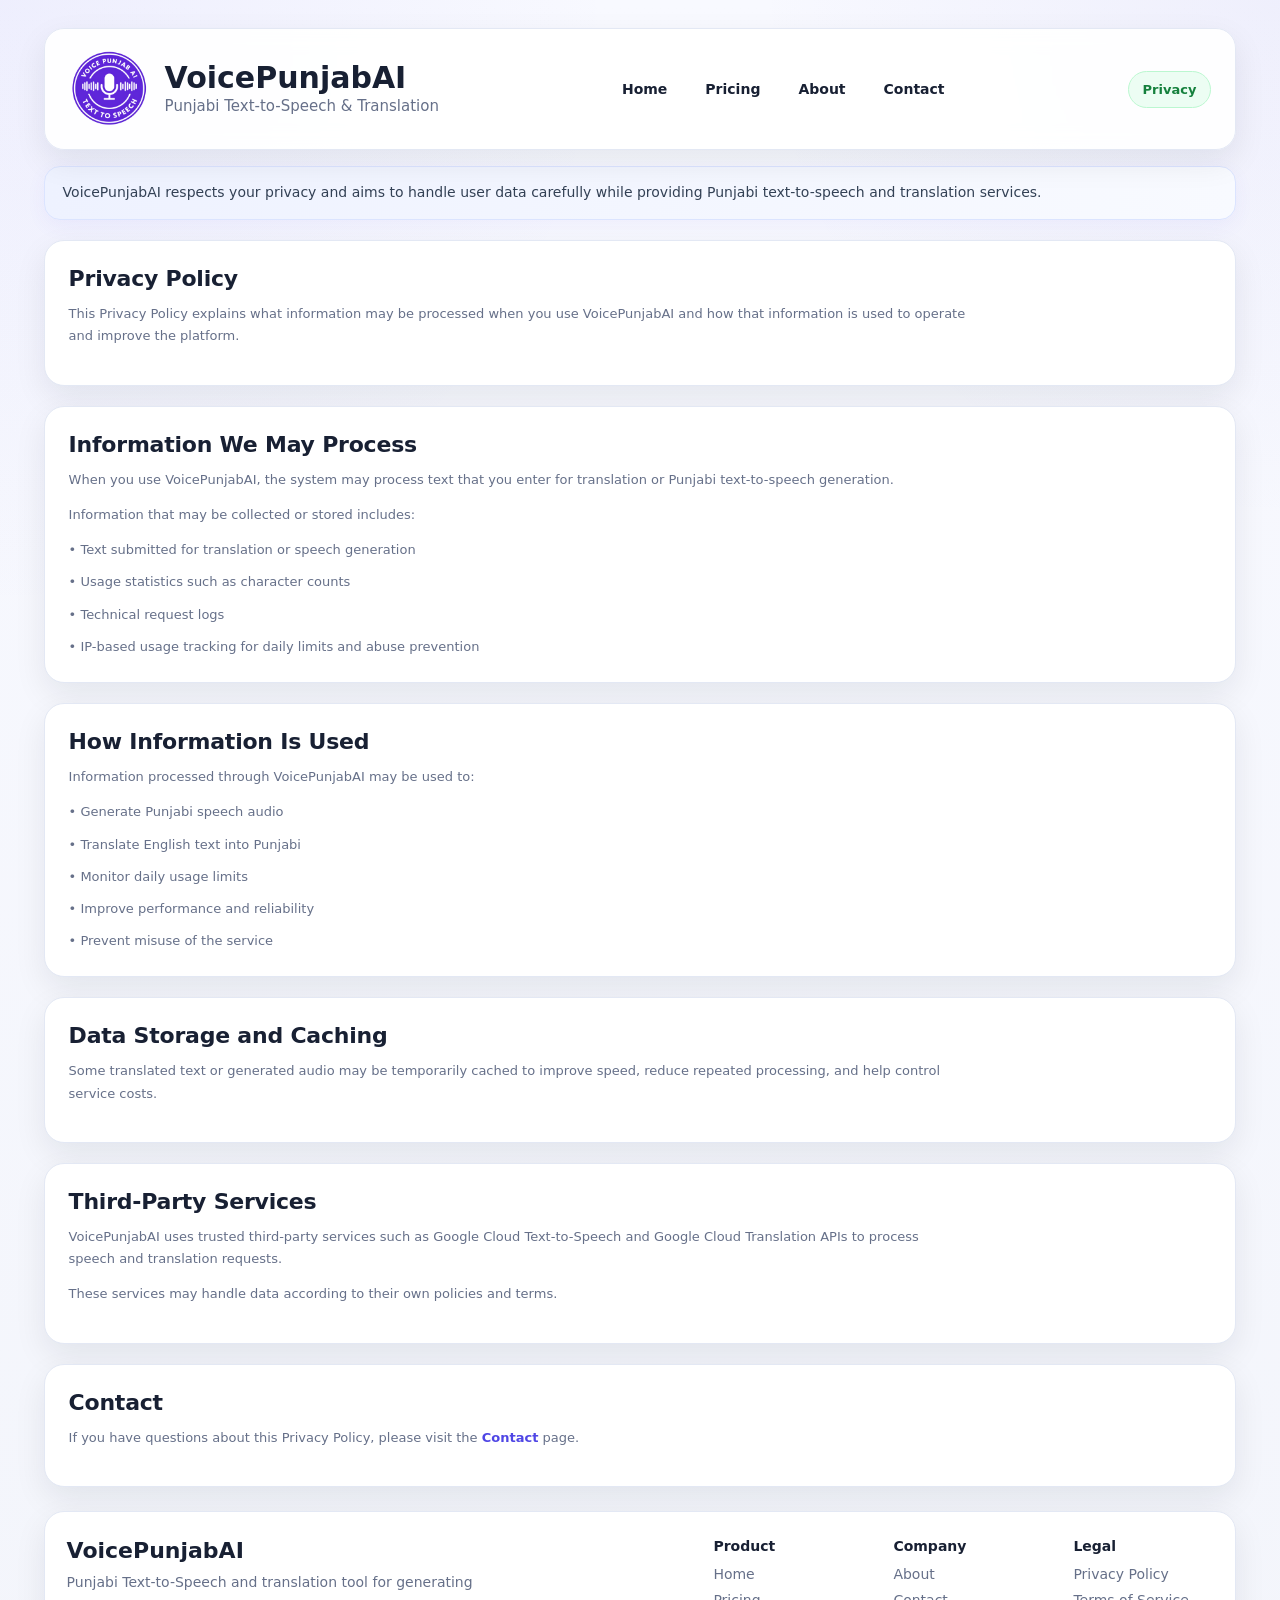
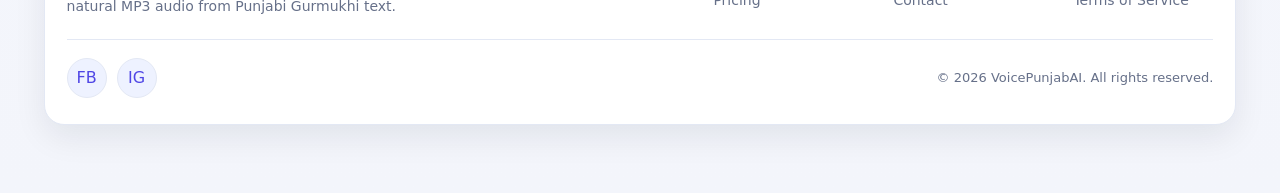
<file: privacy.html>
<!DOCTYPE html>
<html lang="en">
<head>

<!-- Google tag (gtag.js) -->
<script async src="https://www.googletagmanager.com/gtag/js?id=G-MJ5SCL5L8G"></script>
<script>
  window.dataLayer = window.dataLayer || [];
  function gtag(){dataLayer.push(arguments);}
  gtag('js', new Date());

  gtag('config', 'G-MJ5SCL5L8G');
</script>

  <meta charset="UTF-8" />
  <meta name="viewport" content="width=device-width, initial-scale=1.0" />
  <title>Privacy Policy - VoicePunjabAI</title>
  <link rel="stylesheet" href="css/style.css" />
</head>
<body>
  <div class="wrap">
    <header class="topbar">
      <div class="brand">
        <a href="index.html" class="brand-link">
          <div class="logo-wrap">
            <img src="images/logo.png" alt="VoicePunjabAI logo" class="site-logo" />
          </div>
          <div>
            <div class="title">VoicePunjabAI</div>
            <div class="subtitle">Punjabi Text-to-Speech &amp; Translation</div>
          </div>
        </a>
      </div>

      <nav class="nav">
        <a href="index.html">Home</a>
        <a href="pricing.html">Pricing</a>
        <a href="about.html">About</a>
        <a href="contact.html">Contact</a>
      </nav>

      <div class="header-right">
        <div class="status ok">Privacy</div>
      </div>
    </header>

    <section class="intro-strip">
      <p>
        VoicePunjabAI respects your privacy and aims to handle user data carefully while providing Punjabi text-to-speech and translation services.
      </p>
    </section>

    <section class="card page-section">
      <h2>Privacy Policy</h2>
      <p class="small">
        This Privacy Policy explains what information may be processed when you use VoicePunjabAI and how that information is used to operate and improve the platform.
      </p>
    </section>

    <section class="card page-section">
      <h2>Information We May Process</h2>
      <p class="small">
        When you use VoicePunjabAI, the system may process text that you enter for translation or Punjabi text-to-speech generation.
      </p>

      <p class="small">
        Information that may be collected or stored includes:
      </p>

      <div class="small">• Text submitted for translation or speech generation</div>
      <div class="small">• Usage statistics such as character counts</div>
      <div class="small">• Technical request logs</div>
      <div class="small">• IP-based usage tracking for daily limits and abuse prevention</div>
    </section>

    <section class="card page-section">
      <h2>How Information Is Used</h2>
      <p class="small">
        Information processed through VoicePunjabAI may be used to:
      </p>

      <div class="small">• Generate Punjabi speech audio</div>
      <div class="small">• Translate English text into Punjabi</div>
      <div class="small">• Monitor daily usage limits</div>
      <div class="small">• Improve performance and reliability</div>
      <div class="small">• Prevent misuse of the service</div>
    </section>

    <section class="card page-section">
      <h2>Data Storage and Caching</h2>
      <p class="small">
        Some translated text or generated audio may be temporarily cached to improve speed, reduce repeated processing, and help control service costs.
      </p>
    </section>

    <section class="card page-section">
      <h2>Third-Party Services</h2>
      <p class="small">
        VoicePunjabAI uses trusted third-party services such as Google Cloud Text-to-Speech and Google Cloud Translation APIs to process speech and translation requests.
      </p>

      <p class="small">
        These services may handle data according to their own policies and terms.
      </p>
    </section>

    <section class="card page-section">
      <h2>Contact</h2>
      <p class="small">
        If you have questions about this Privacy Policy, please visit the <a href="contact.html">Contact</a> page.
      </p>
    </section>

    <footer class="site-footer">
      <div class="footer-top">
        <div class="footer-brand">
          <div class="footer-title">VoicePunjabAI</div>
          <p class="footer-text">
            Punjabi Text-to-Speech and translation tool for generating natural MP3 audio from Punjabi Gurmukhi text.
          </p>
        </div>

        <div class="footer-links">
          <div class="footer-col">
            <h3>Product</h3>
            <a href="index.html">Home</a>
            <a href="pricing.html">Pricing</a>
          </div>

          <div class="footer-col">
            <h3>Company</h3>
            <a href="about.html">About</a>
            <a href="contact.html">Contact</a>
          </div>

          <div class="footer-col">
            <h3>Legal</h3>
            <a href="privacy.html">Privacy Policy</a>
            <a href="terms.html">Terms of Service</a>
          </div>
        </div>
      </div>

      <div class="footer-bottom">
        <div class="socials">
          <a
            href="https://www.facebook.com/profile.php?id=61582754938512"
            class="social-icon"
            target="_blank"
            rel="noopener noreferrer"
            aria-label="Facebook"
          >FB</a>

          <a
            href="https://www.instagram.com/voicepunjabai/"
            class="social-icon"
            target="_blank"
            rel="noopener noreferrer"
            aria-label="Instagram"
          >IG</a>
        </div>

        <div class="footer-note">© 2026 VoicePunjabAI. All rights reserved.</div>
      </div>
    </footer>
  </div>
</body>
</html>
</file>
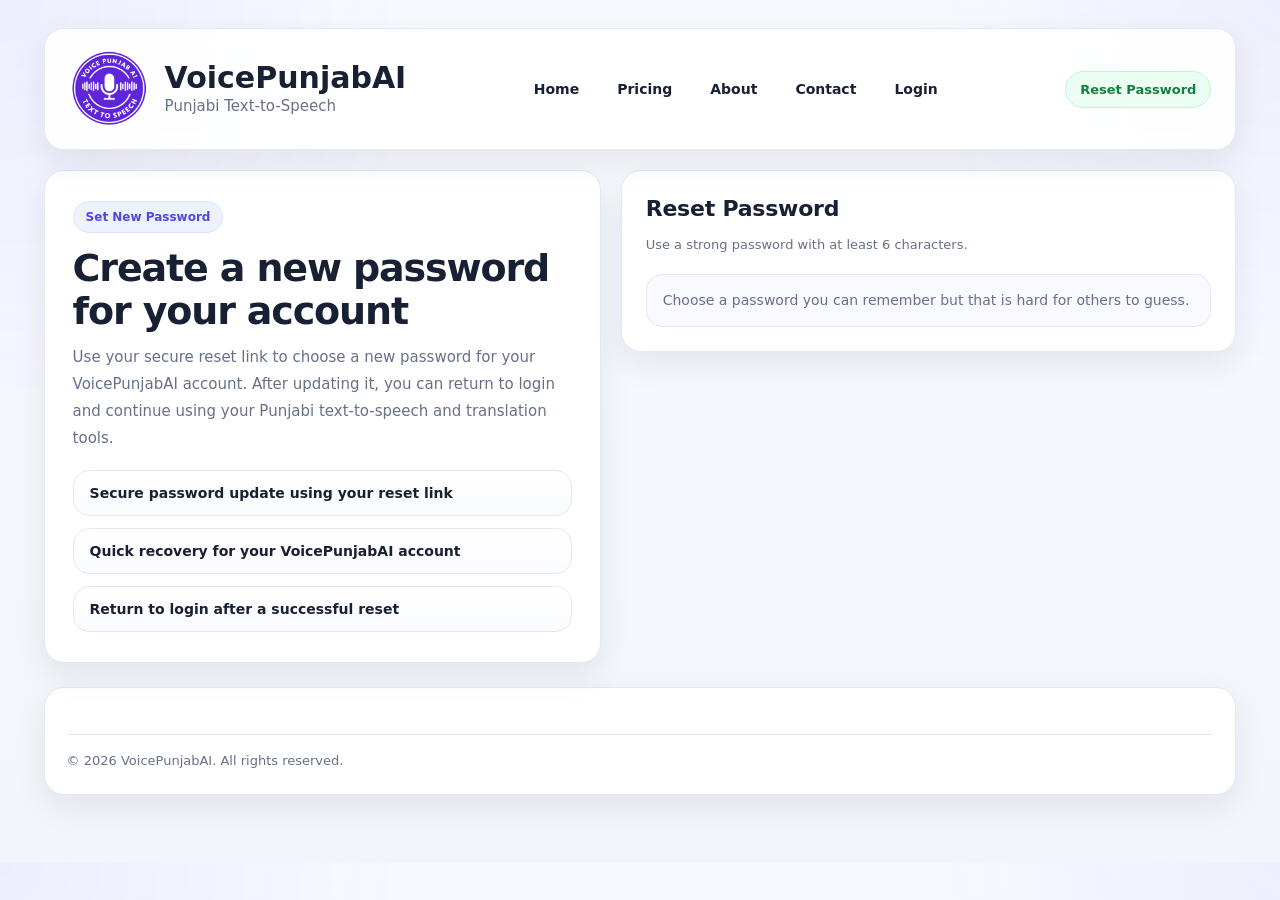
<file: reset-password.html>
<!DOCTYPE html>
<html lang="en">
<head>

<!-- Google tag (gtag.js) -->
<script async src="https://www.googletagmanager.com/gtag/js?id=G-MJ5SCL5L8G"></script>
<script>
  window.dataLayer = window.dataLayer || [];
  function gtag(){dataLayer.push(arguments);}
  gtag('js', new Date());

  gtag('config', 'G-MJ5SCL5L8G');
</script>

  <meta charset="UTF-8" />
  <meta name="viewport" content="width=device-width, initial-scale=1.0" />
  <title>Reset Password - VoicePunjabAI</title>
  <meta
    name="description"
    content="Create a new password for your VoicePunjabAI account using your secure password reset link."
  />
  <link rel="stylesheet" href="css/style.css" />
  <style>
    .auth-shell {
      margin-top: 20px;
      display: grid;
      grid-template-columns: 0.95fr 1.05fr;
      gap: 20px;
      align-items: start;
    }

    .auth-hero {
      padding: 30px 28px;
    }

    .auth-kicker {
      display: inline-flex;
      align-items: center;
      gap: 8px;
      padding: 8px 12px;
      border-radius: 999px;
      background: #eef2ff;
      color: var(--primary);
      font-size: 12px;
      font-weight: 800;
      border: 1px solid #dbe4ff;
      margin-bottom: 14px;
    }

    .auth-title {
      margin: 0 0 12px;
      font-size: 38px;
      line-height: 1.12;
      font-weight: 800;
      letter-spacing: -0.03em;
      max-width: 560px;
    }

    .auth-text {
      max-width: 620px;
      font-size: 15px;
      line-height: 1.8;
      color: var(--muted);
      margin: 0;
    }

    .auth-points {
      display: grid;
      gap: 12px;
      margin-top: 18px;
    }

    .auth-point {
      border: 1px solid var(--border);
      border-radius: 16px;
      padding: 14px 16px;
      background: linear-gradient(180deg, #ffffff 0%, #fafbff 100%);
      font-size: 14px;
      font-weight: 700;
      color: var(--text);
    }

    .auth-card {
      padding: 24px;
    }

    .note-box {
      margin-top: 18px;
      padding: 14px 16px;
      border-radius: 16px;
      background: #f8faff;
      border: 1px solid var(--border);
      color: var(--muted);
      font-size: 14px;
      line-height: 1.7;
    }

    .status-note.success {
      color: #15803d;
    }

    .status-note.error {
      color: #be123c;
    }

    @media (max-width: 980px) {
      .auth-shell {
        grid-template-columns: 1fr;
      }

      .auth-title {
        font-size: 32px;
      }
    }

    @media (max-width: 600px) {
      .auth-title {
        font-size: 28px;
      }

      .auth-hero,
      .auth-card {
        padding: 20px 18px;
      }
    }
  </style>
</head>
<body>
  <div class="wrap">

    <header class="topbar">
      <div class="brand">
        <a href="index.html" class="brand-link">
          <div class="logo-wrap">
            <img src="images/logo.png" alt="VoicePunjabAI logo" class="site-logo" />
          </div>
          <div>
            <div class="title">VoicePunjabAI</div>
            <div class="subtitle">Punjabi Text-to-Speech</div>
          </div>
        </a>
      </div>

      <nav class="nav">
        <a href="index.html">Home</a>
        <a href="pricing.html">Pricing</a>
        <a href="about.html">About</a>
        <a href="contact.html">Contact</a>
        <a href="login.html">Login</a>
      </nav>

      <div class="header-right">
        <div class="status ok">Reset Password</div>
      </div>
    </header>

    <section class="auth-shell">
      <section class="card auth-hero">
        <div class="auth-kicker">Set New Password</div>
        <h1 class="auth-title">Create a new password for your account</h1>
        <p class="auth-text">
          Use your secure reset link to choose a new password for your VoicePunjabAI account.
          After updating it, you can return to login and continue using your Punjabi text-to-speech
          and translation tools.
        </p>

        <div class="auth-points">
          <div class="auth-point">Secure password update using your reset link</div>
          <div class="auth-point">Quick recovery for your VoicePunjabAI account</div>
          <div class="auth-point">Return to login after a successful reset</div>
        </div>
      </section>

      <section class="card auth-card">
        <h2>Reset Password</h2>
        <p class="small">
          Use a strong password with at least 6 characters.
        </p>

        <form id="resetForm" style="margin-top:14px;">
          <label class="labelBlock" for="resetPassword">New Password</label>
          <input
            type="password"
            id="resetPassword"
            placeholder="Minimum 6 characters"
            required
          />

          <label class="labelBlock" for="resetPassword2">Confirm Password</label>
          <input
            type="password"
            id="resetPassword2"
            placeholder="Re-enter new password"
            required
          />

          <div class="btnrow">
            <button type="submit" class="primary">Update Password</button>
            <a href="login.html" class="btn-link secondary">Back to Login</a>
          </div>

          <div id="resetNote" class="small">
            Waiting for a valid reset link.
          </div>
        </form>

        <div class="note-box">
          Choose a password you can remember but that is hard for others to guess.
        </div>
      </section>
    </section>

    <footer class="site-footer">
      <div class="footer-bottom">
        <div class="footer-note">© 2026 VoicePunjabAI. All rights reserved.</div>
      </div>
    </footer>
  </div>

  <script>
    const API_BASE = "https://voicepunjab-api-777821135954.us-central1.run.app";

    const resetForm = document.getElementById("resetForm");
    const resetNote = document.getElementById("resetNote");

    const params = new URLSearchParams(window.location.search);
    const token = params.get("token") || "";

    if (!token) {
      resetNote.textContent = "Invalid reset link.";
      resetNote.className = "small status-note error";
      resetForm.style.display = "none";
    }

    resetForm.addEventListener("submit", async (e) => {
      e.preventDefault();

      const password = document.getElementById("resetPassword").value;
      const confirmPassword = document.getElementById("resetPassword2").value;

      if (password !== confirmPassword) {
        resetNote.textContent = "Passwords do not match.";
        resetNote.className = "small status-note error";
        return;
      }

      resetNote.textContent = "Updating password...";
      resetNote.className = "small";

      try {
        const res = await fetch(API_BASE + "/api/reset-password", {
          method: "POST",
          headers: {
            "Content-Type": "application/json"
          },
          body: JSON.stringify({
            token,
            password
          })
        });

        const data = await res.json();

        if (!res.ok) {
          throw new Error(data.error || "Could not reset password.");
        }

        resetNote.textContent =
          data.message || "Password updated successfully. You can now log in.";
        resetNote.className = "small status-note success";

        resetForm.reset();
      } catch (err) {
        resetNote.textContent = err.message || "Could not reset password.";
        resetNote.className = "small status-note error";
      }
    });
  </script>
</body>
</html>
</file>
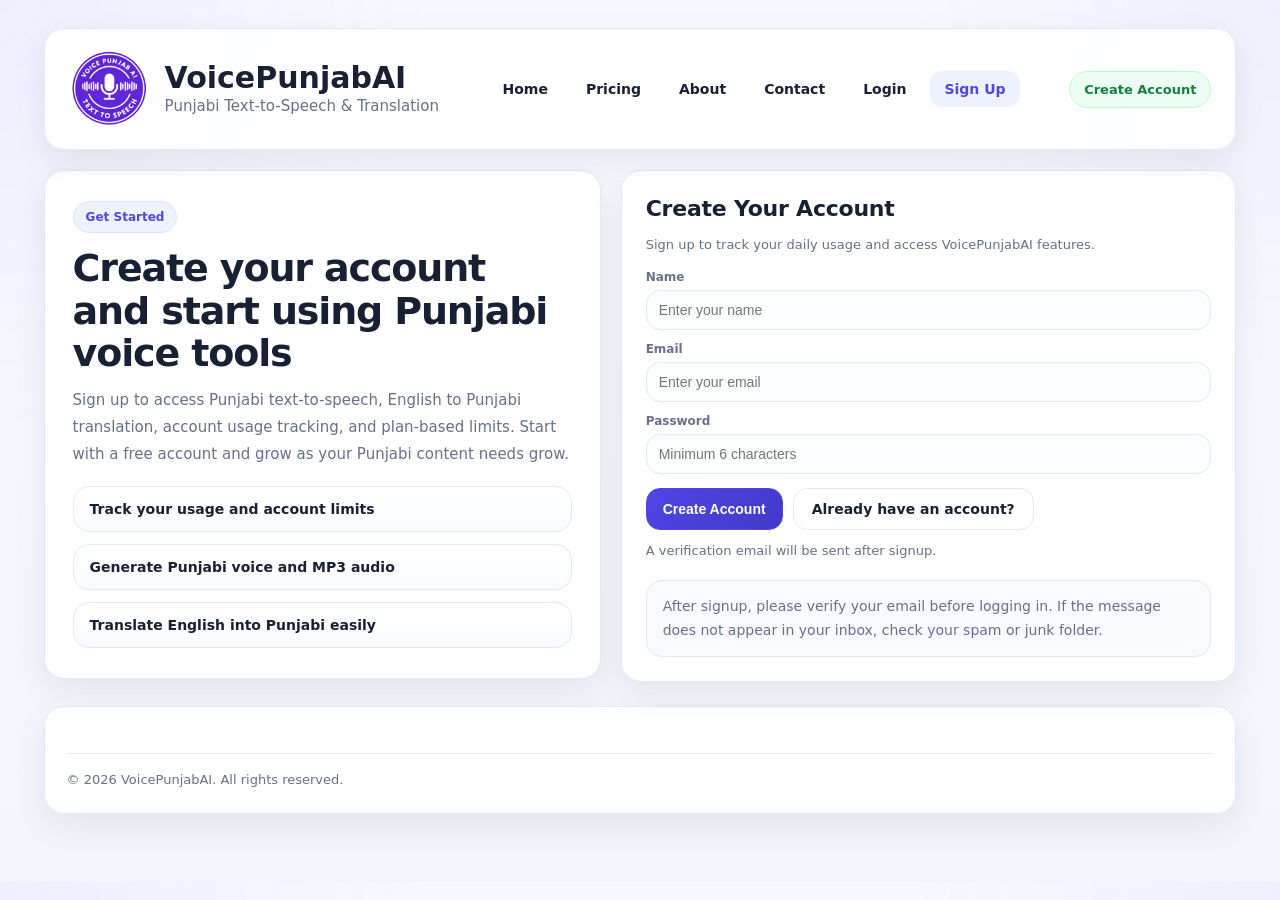
<file: signup.html>
<!DOCTYPE html>
<html lang="en">
<head>

<!-- Google tag (gtag.js) -->
<script async src="https://www.googletagmanager.com/gtag/js?id=G-MJ5SCL5L8G"></script>
<script>
  window.dataLayer = window.dataLayer || [];
  function gtag(){dataLayer.push(arguments);}
  gtag('js', new Date());

  gtag('config', 'G-MJ5SCL5L8G');

  gtag('event', 'sign_up')
  
</script>

  <meta charset="UTF-8" />
  <meta name="viewport" content="width=device-width, initial-scale=1.0" />
  <title>Sign Up - VoicePunjabAI</title>
  <meta
    name="description"
    content="Create a VoicePunjabAI account to access Punjabi text-to-speech, English to Punjabi translation, account usage tracking, and plan-based limits."
  />
  <link rel="stylesheet" href="css/style.css" />

  <style>
    .auth-shell {
      margin-top: 20px;
      display: grid;
      grid-template-columns: 0.95fr 1.05fr;
      gap: 20px;
      align-items: start;
    }

    .auth-hero {
      padding: 30px 28px;
    }

    .auth-kicker {
      display: inline-flex;
      align-items: center;
      gap: 8px;
      padding: 8px 12px;
      border-radius: 999px;
      background: #eef2ff;
      color: var(--primary);
      font-size: 12px;
      font-weight: 800;
      border: 1px solid #dbe4ff;
      margin-bottom: 14px;
    }

    .auth-title {
      margin: 0 0 12px;
      font-size: 38px;
      line-height: 1.12;
      font-weight: 800;
      letter-spacing: -0.03em;
      max-width: 560px;
    }

    .auth-text {
      max-width: 620px;
      font-size: 15px;
      line-height: 1.8;
      color: var(--muted);
      margin: 0;
    }

    .auth-points {
      display: grid;
      gap: 12px;
      margin-top: 18px;
    }

    .auth-point {
      border: 1px solid var(--border);
      border-radius: 16px;
      padding: 14px 16px;
      background: linear-gradient(180deg, #ffffff 0%, #fafbff 100%);
      font-size: 14px;
      font-weight: 700;
      color: var(--text);
    }

    .auth-card {
      padding: 24px;
    }

    .note-box {
      margin-top: 18px;
      padding: 14px 16px;
      border-radius: 16px;
      background: #f8faff;
      border: 1px solid var(--border);
      color: var(--muted);
      font-size: 14px;
      line-height: 1.7;
    }

    .note-success {
      color: #15803d;
      margin-top: 10px;
    }

    .note-error {
      color: #be123c;
      margin-top: 10px;
    }

    @media (max-width: 980px) {
      .auth-shell {
        grid-template-columns: 1fr;
      }

      .auth-title {
        font-size: 32px;
      }
    }

    @media (max-width: 600px) {
      .auth-title {
        font-size: 28px;
      }

      .auth-hero,
      .auth-card {
        padding: 20px 18px;
      }
    }
  </style>
</head>

<body>
  <div class="wrap">

    <header class="topbar">
      <div class="brand">
        <a href="index.html" class="brand-link">
          <div class="logo-wrap">
            <img src="images/logo.png" alt="VoicePunjabAI logo" class="site-logo" />
          </div>

          <div>
            <div class="title">VoicePunjabAI</div>
            <div class="subtitle">Punjabi Text-to-Speech &amp; Translation</div>
          </div>
        </a>
      </div>

      <nav class="nav">
        <a href="index.html">Home</a>
        <a href="pricing.html">Pricing</a>
        <a href="about.html">About</a>
        <a href="contact.html">Contact</a>
        <a href="login.html">Login</a>
        <a href="signup.html" class="active">Sign Up</a>
      </nav>

      <div class="header-right">
        <div class="status ok">Create Account</div>
      </div>
    </header>

    <section class="auth-shell">
      <section class="card auth-hero">
        <div class="auth-kicker">Get Started</div>
        <h1 class="auth-title">Create your account and start using Punjabi voice tools</h1>
        <p class="auth-text">
          Sign up to access Punjabi text-to-speech, English to Punjabi translation,
          account usage tracking, and plan-based limits. Start with a free account
          and grow as your Punjabi content needs grow.
        </p>

        <div class="auth-points">
          <div class="auth-point">Track your usage and account limits</div>
          <div class="auth-point">Generate Punjabi voice and MP3 audio</div>
          <div class="auth-point">Translate English into Punjabi easily</div>
        </div>
      </section>

      <section class="card auth-card">
        <h2>Create Your Account</h2>

        <p class="small">
          Sign up to track your daily usage and access VoicePunjabAI features.
        </p>

        <form id="signupForm" style="margin-top:14px;">
          <label class="labelBlock" for="signupName">Name</label>
          <input type="text" id="signupName" required placeholder="Enter your name" />

          <label class="labelBlock" for="signupEmail">Email</label>
          <input type="email" id="signupEmail" required placeholder="Enter your email" />

          <label class="labelBlock" for="signupPassword">Password</label>
          <input type="password" id="signupPassword" required placeholder="Minimum 6 characters" />

          <div class="btnrow">
            <button class="primary" type="submit">Create Account</button>

            <a href="login.html" class="btn-link secondary">
              Already have an account?
            </a>
          </div>

          <div id="signupNote" class="small">
            A verification email will be sent after signup.
          </div>
        </form>

        <div class="note-box">
          After signup, please verify your email before logging in. If the message does
          not appear in your inbox, check your spam or junk folder.
        </div>
      </section>
    </section>

    <footer class="site-footer">
      <div class="footer-bottom">
        <div class="footer-note">
          © 2026 VoicePunjabAI. All rights reserved.
        </div>
      </div>
    </footer>

  </div>

  <script>
    const API_BASE = "https://voicepunjab-api-777821135954.us-central1.run.app";

    const signupForm = document.getElementById("signupForm");
    const signupNote = document.getElementById("signupNote");

    signupForm.addEventListener("submit", async (e) => {
      e.preventDefault();

      const name = document.getElementById("signupName").value.trim();
      const email = document.getElementById("signupEmail").value.trim();
      const password = document.getElementById("signupPassword").value;

      signupNote.className = "small";
      signupNote.textContent = "Creating account...";

      try {
        const res = await fetch(API_BASE + "/api/signup", {
          method: "POST",
          headers: {
            "Content-Type": "application/json"
          },
          body: JSON.stringify({
            name,
            email,
            password
          })
        });

        const data = await res.json();

        if (!res.ok) {
          signupNote.className = "note-error";
          throw new Error(data.error || "Signup failed.");
        }

        signupNote.className = "note-success";
        signupNote.innerHTML =
          "✅ Account created successfully.<br><br>" +
          "📧 Please check your email to verify your account.<br>" +
          "If you do not see the email, please check your <b>Spam</b> or <b>Junk</b> folder.";

        signupForm.reset();
      } catch (err) {
        signupNote.className = "note-error";
        signupNote.textContent = err.message || "Signup failed.";
      }
    });
  </script>
</body>
</html>
</file>
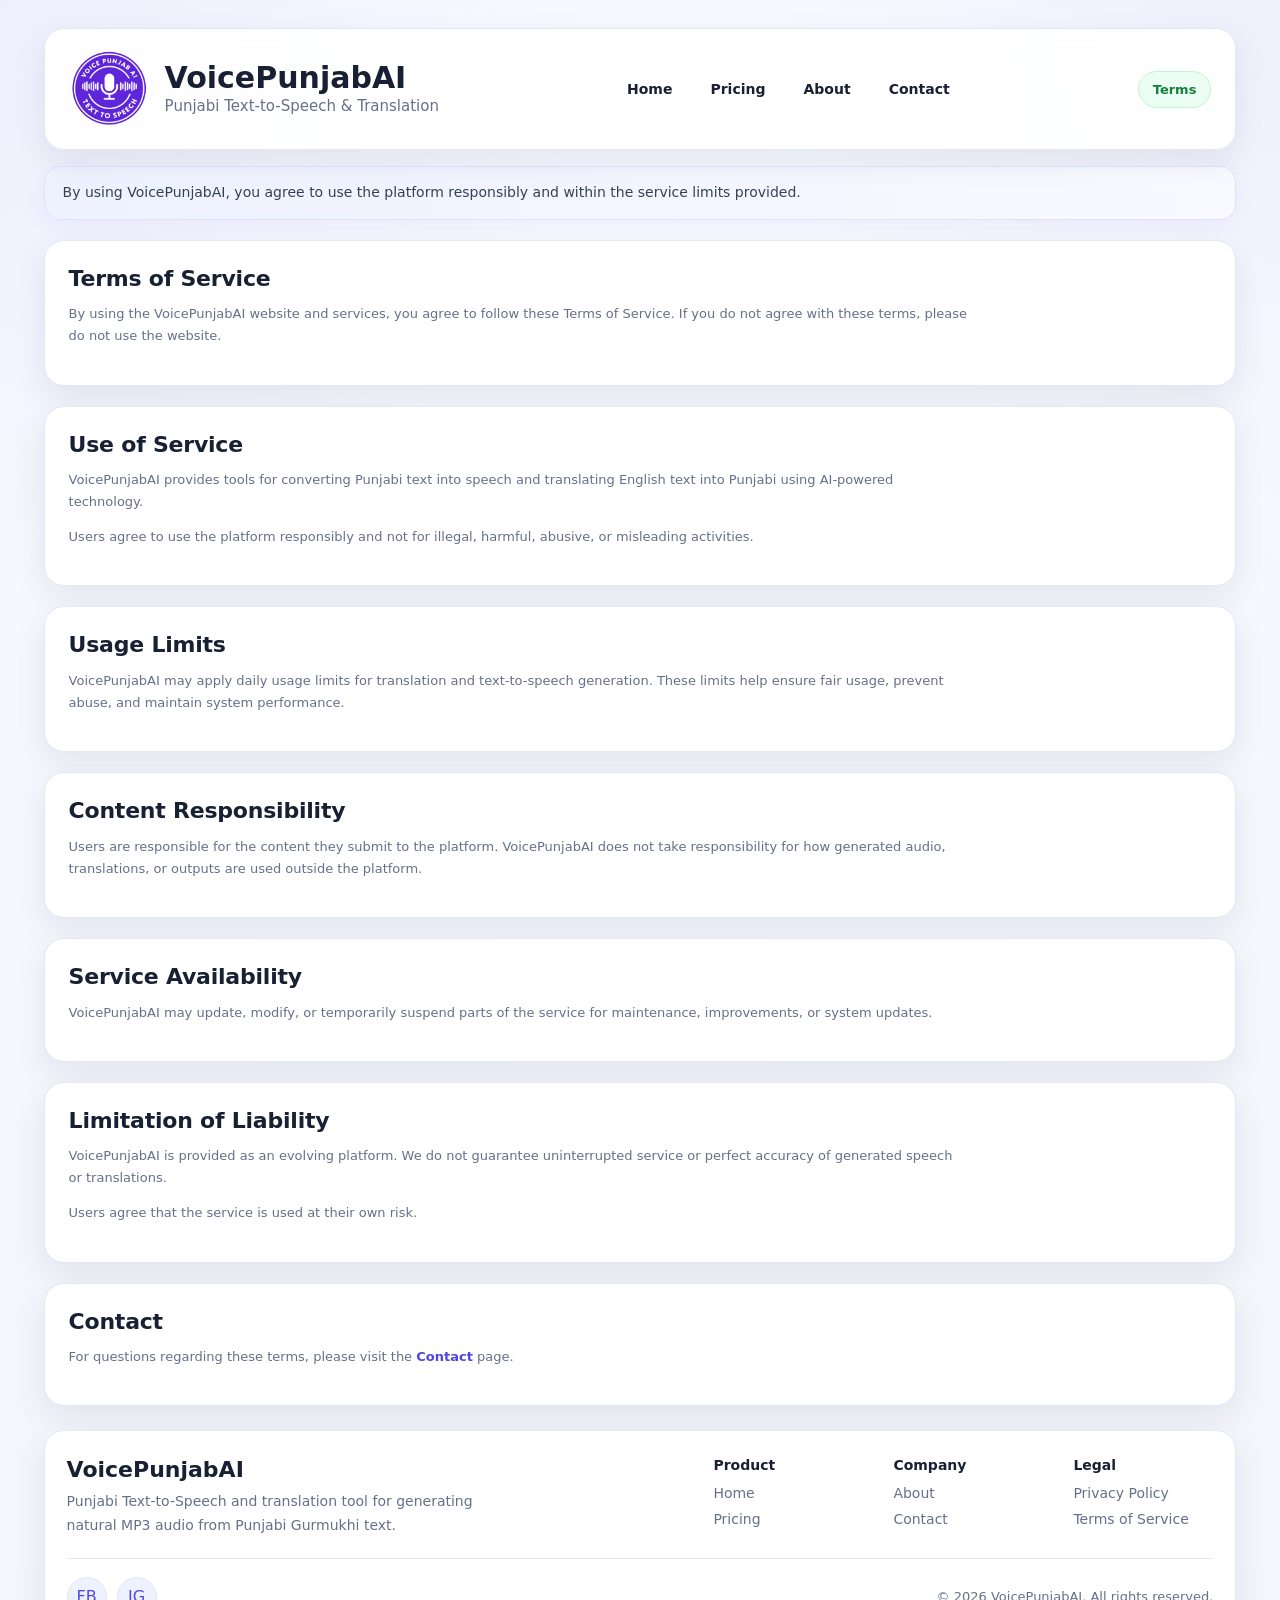
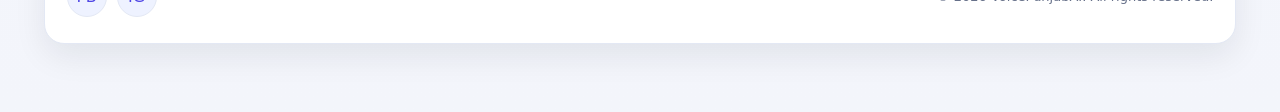
<file: terms.html>
<!DOCTYPE html>
<html lang="en">
<head>

<!-- Google tag (gtag.js) -->
<script async src="https://www.googletagmanager.com/gtag/js?id=G-MJ5SCL5L8G"></script>
<script>
  window.dataLayer = window.dataLayer || [];
  function gtag(){dataLayer.push(arguments);}
  gtag('js', new Date());

  gtag('config', 'G-MJ5SCL5L8G');
</script>

  <meta charset="UTF-8" />
  <meta name="viewport" content="width=device-width, initial-scale=1.0" />
  <title>Terms of Service - VoicePunjabAI</title>
  <link rel="stylesheet" href="css/style.css" />
</head>
<body>
  <div class="wrap">
    <header class="topbar">
      <div class="brand">
        <a href="index.html" class="brand-link">
          <div class="logo-wrap">
            <img src="images/logo.png" alt="VoicePunjabAI logo" class="site-logo" />
          </div>
          <div>
            <div class="title">VoicePunjabAI</div>
            <div class="subtitle">Punjabi Text-to-Speech &amp; Translation</div>
          </div>
        </a>
      </div>

      <nav class="nav">
        <a href="index.html">Home</a>
        <a href="pricing.html">Pricing</a>
        <a href="about.html">About</a>
        <a href="contact.html">Contact</a>
      </nav>

      <div class="header-right">
        <div class="status ok">Terms</div>
      </div>
    </header>

    <section class="intro-strip">
      <p>
        By using VoicePunjabAI, you agree to use the platform responsibly and within the service limits provided.
      </p>
    </section>

    <section class="card page-section">
      <h2>Terms of Service</h2>
      <p class="small">
        By using the VoicePunjabAI website and services, you agree to follow these Terms of Service. If you do not agree with these terms, please do not use the website.
      </p>
    </section>

    <section class="card page-section">
      <h2>Use of Service</h2>
      <p class="small">
        VoicePunjabAI provides tools for converting Punjabi text into speech and translating English text into Punjabi using AI-powered technology.
      </p>

      <p class="small">
        Users agree to use the platform responsibly and not for illegal, harmful, abusive, or misleading activities.
      </p>
    </section>

    <section class="card page-section">
      <h2>Usage Limits</h2>
      <p class="small">
        VoicePunjabAI may apply daily usage limits for translation and text-to-speech generation. These limits help ensure fair usage, prevent abuse, and maintain system performance.
      </p>
    </section>

    <section class="card page-section">
      <h2>Content Responsibility</h2>
      <p class="small">
        Users are responsible for the content they submit to the platform. VoicePunjabAI does not take responsibility for how generated audio, translations, or outputs are used outside the platform.
      </p>
    </section>

    <section class="card page-section">
      <h2>Service Availability</h2>
      <p class="small">
        VoicePunjabAI may update, modify, or temporarily suspend parts of the service for maintenance, improvements, or system updates.
      </p>
    </section>

    <section class="card page-section">
      <h2>Limitation of Liability</h2>
      <p class="small">
        VoicePunjabAI is provided as an evolving platform. We do not guarantee uninterrupted service or perfect accuracy of generated speech or translations.
      </p>

      <p class="small">
        Users agree that the service is used at their own risk.
      </p>
    </section>

    <section class="card page-section">
      <h2>Contact</h2>
      <p class="small">
        For questions regarding these terms, please visit the <a href="contact.html">Contact</a> page.
      </p>
    </section>

    <footer class="site-footer">
      <div class="footer-top">
        <div class="footer-brand">
          <div class="footer-title">VoicePunjabAI</div>
          <p class="footer-text">
            Punjabi Text-to-Speech and translation tool for generating natural MP3 audio from Punjabi Gurmukhi text.
          </p>
        </div>

        <div class="footer-links">
          <div class="footer-col">
            <h3>Product</h3>
            <a href="index.html">Home</a>
            <a href="pricing.html">Pricing</a>
          </div>

          <div class="footer-col">
            <h3>Company</h3>
            <a href="about.html">About</a>
            <a href="contact.html">Contact</a>
          </div>

          <div class="footer-col">
            <h3>Legal</h3>
            <a href="privacy.html">Privacy Policy</a>
            <a href="terms.html">Terms of Service</a>
          </div>
        </div>
      </div>

      <div class="footer-bottom">
        <div class="socials">
          <a
            href="https://www.facebook.com/profile.php?id=61582754938512"
            class="social-icon"
            target="_blank"
            rel="noopener noreferrer"
            aria-label="Facebook"
          >FB</a>

          <a
            href="https://www.instagram.com/voicepunjabai/"
            class="social-icon"
            target="_blank"
            rel="noopener noreferrer"
            aria-label="Instagram"
          >IG</a>
        </div>

        <div class="footer-note">© 2026 VoicePunjabAI. All rights reserved.</div>
      </div>
    </footer>
  </div>
</body>
</html>
</file>
<file: css/style.css>
:root{
  --bg:#f5f7fc;
  --card:#ffffff;
  --text:#182033;
  --muted:#667089;
  --border:#e3e8f4;
  --shadow:0 12px 32px rgba(15, 23, 42, 0.08);
  --radius:20px;
  --primary:#4f46e5;
  --primary-dark:#4338ca;
  --primary-soft:#eef2ff;
  --success-bg:#ecfdf3;
  --success-border:#bbf7d0;
  --success-text:#15803d;
  --danger-bg:#fff1f2;
  --danger-border:#fecdd3;
  --danger-text:#be123c;
}

*{
  box-sizing:border-box;
}

html{
  scroll-behavior:smooth;
}

body{
  margin:0;
  font-family:Inter, system-ui, -apple-system, Segoe UI, Roboto, Arial, sans-serif;
  background:
    radial-gradient(circle at top left, rgba(79,70,229,0.06), transparent 28%),
    radial-gradient(circle at top right, rgba(67,56,202,0.05), transparent 24%),
    linear-gradient(180deg,#f8f9ff 0%, #f3f5fb 100%);
  color:var(--text);
}

.wrap{
  max-width:1400px;
  width:96%;
  margin:28px auto;
  padding:0 18px 40px;
}

.topbar{
  display:grid;
  grid-template-columns:auto 1fr auto;
  align-items:center;
  gap:22px;
  padding:20px 24px;
  border-radius:var(--radius);
  background:rgba(255,255,255,0.92);
  box-shadow:var(--shadow);
  border:1px solid var(--border);
  backdrop-filter:blur(10px);
}

.brand{
  display:flex;
  align-items:center;
  gap:16px;
  justify-self:start;
}

.brand-link{
  display:flex;
  align-items:center;
  gap:16px;
  text-decoration:none;
  color:inherit;
}

.logo-wrap{
  width:80px;
  height:80px;
  border-radius:50%;
  background:transparent;   /* remove white box */
  border:none;              /* remove border */
  box-shadow:none;          /* remove shadow */
  display:flex;
  align-items:center;
  justify-content:center;
  overflow:hidden;
  flex-shrink:0;
  padding:0;                /* VERY IMPORTANT */
}

.site-logo{
  width:100%;
  height:100%;
  object-fit:cover;   /* fills circle nicely */
  border-radius:50%;  /* ensures circle */
}

.title{
  font-weight:800;
  font-size:30px;
  line-height:1.05;
  margin:0;
}

.subtitle{
  color:var(--muted);
  font-size:15px;
  margin-top:4px;
  line-height:1.3;
}

.nav{
  display:flex;
  align-items:center;
  gap:10px;
  flex-wrap:wrap;
  justify-content:center;
  flex:1;
}

.nav a{
  text-decoration:none;
  color:var(--text);
  font-size:14px;
  font-weight:700;
  padding:10px 14px;
  border-radius:12px;
  transition:.2s ease;
}

.nav a:hover{
  background:var(--primary-soft);
  color:var(--primary);
}

.nav a.active{
  background:var(--primary-soft);
  color:var(--primary);
}

.header-right{
  display:flex;
  align-items:center;
  gap:14px;
  justify-self:end;
}

.status{
  padding:10px 14px;
  border-radius:999px;
  border:1px solid var(--border);
  background:#f7f8fd;
  color:var(--muted);
  font-weight:700;
  font-size:13px;
  justify-self:end;
}

.status.ok{
  background:var(--success-bg);
  border-color:var(--success-border);
  color:var(--success-text);
}

.status.bad{
  background:var(--danger-bg);
  border-color:var(--danger-border);
  color:var(--danger-text);
}

.intro-strip{
  margin-top:16px;
  padding:14px 18px;
  border-radius:16px;
  background:linear-gradient(90deg,#eef2ff 0%, #f8faff 100%);
  border:1px solid #dbe4ff;
  color:#334155;
  box-shadow:0 6px 20px rgba(79,70,229,.06);
}

.intro-strip p{
  margin:0;
  font-size:14px;
  line-height:1.7;
}

.grid{
  margin-top:20px;
  display:grid;
  grid-template-columns:1fr 1fr;
  gap:20px;
}

.card{
  background:var(--card);
  border:1px solid var(--border);
  border-radius:var(--radius);
  box-shadow:var(--shadow);
  padding:24px;
}

.hero-card{
  margin-top:20px;
  padding:30px 28px;
  overflow:hidden;
}

.hero-flex{
  display:flex;
  flex-wrap:wrap;
  gap:26px;
  align-items:center;
  justify-content:space-between;
}

.hero-left{
  flex:1.2;
  min-width:280px;
}

.hero-right{
  flex:.8;
  min-width:260px;
}

.hero-title{
  margin:0 0 12px;
  font-size:42px;
  line-height:1.12;
  font-weight:800;
  letter-spacing:-0.03em;
  max-width:760px;
}

.hero-text{
  font-size:16px;
  max-width:720px;
  margin-top:0;
  line-height:1.8;
}

.hero-actions{
  margin-top:16px;
}

.btn-link{
  text-decoration:none;
  display:inline-block;
  padding:12px 18px;
  border-radius:14px;
  font-weight:800;
  font-size:14px;
  transition:.2s ease;
}

.btn-link.primary{
  background:linear-gradient(135deg,var(--primary) 0%, var(--primary-dark) 100%);
  border:1px solid var(--primary);
  color:#fff;
}

.btn-link.primary:hover{
  box-shadow:0 10px 20px rgba(79,70,229,.24);
  transform:translateY(-1px);
}

.btn-link.secondary{
  border:1px solid var(--border);
  color:var(--text);
  background:#fff;
}

.btn-link.secondary:hover{
  transform:translateY(-1px);
  box-shadow:0 8px 18px rgba(15,23,42,.08);
}

.hero-mini-box{
  border:1px solid var(--border);
  border-radius:18px;
  padding:18px 18px;
  background:linear-gradient(180deg,#ffffff 0%, #fafbff 100%);
  box-shadow:0 10px 24px rgba(15,23,42,.05);
}

.hero-mini-box h3{
  margin:0 0 8px;
  font-size:17px;
}

.hero-mini-box p{
  margin:6px 0 0;
}

.keyboard-card{
  margin-top:20px;
  width:100%;
}

.compact-keyboard-card{
  margin-top:20px;
}

.help-section{
  margin-top:20px;
}

.feature-section{
  margin-top:20px;
}

.page-section{
  margin-top:20px;
}

.page-section p.small{
  max-width:900px;
}

h2{
  margin:0 0 10px;
  font-size:22px;
  line-height:1.3;
  letter-spacing:-0.01em;
}

.option-head{
  display:flex;
  align-items:flex-start;
  justify-content:space-between;
  gap:16px;
  flex-wrap:wrap;
  margin-bottom:10px;
}

.option-tags{
  display:flex;
  gap:8px;
  flex-wrap:wrap;
}

.option-tag{
  padding:8px 12px;
  border-radius:999px;
  background:#eef2ff;
  color:var(--primary);
  border:1px solid #dbe4ff;
  font-size:12px;
  font-weight:700;
  white-space:nowrap;
}

textarea{
  width:100%;
  border:1px solid var(--border);
  border-radius:16px;
  padding:14px 15px;
  font-size:16px;
  resize:vertical;
  outline:none;
  background:#fcfdff;
  color:var(--text);
  transition:.2s ease;
}

textarea:focus,
select:focus,
input:focus{
  border-color:#c7d2fe;
  box-shadow:0 0 0 4px rgba(79,70,229,0.08);
}

#keyboardText{
  font-size:18px;
  min-height:130px;
}

.row3{
  display:grid;
  grid-template-columns:1fr 120px 120px;
  gap:12px;
  margin-top:14px;
}

label{
  display:block;
  font-size:12px;
  color:var(--muted);
  margin-bottom:6px;
  font-weight:700;
}

.labelBlock{
  margin-top:12px;
  display:block;
  font-size:12px;
  color:var(--muted);
  margin-bottom:6px;
  font-weight:700;
}

select,
input{
  width:100%;
  border:1px solid var(--border);
  border-radius:14px;
  padding:11px 12px;
  font-size:14px;
  outline:none;
  background:#fcfdff;
  color:var(--text);
  transition:.2s ease;
}

.btnrow{
  display:flex;
  gap:10px;
  margin-top:14px;
  flex-wrap:wrap;
}

button{
  border:1px solid var(--border);
  border-radius:14px;
  padding:11px 16px;
  cursor:pointer;
  font-weight:800;
  font-size:14px;
  background:#fff;
  color:var(--text);
  transition:.2s ease;
}

button:hover{
  transform:translateY(-1px);
  box-shadow:0 8px 18px rgba(15,23,42,.08);
}

button.primary{
  background:linear-gradient(135deg,var(--primary) 0%, var(--primary-dark) 100%);
  border-color:var(--primary);
  color:#fff;
}

button.primary:hover{
  box-shadow:0 10px 20px rgba(79,70,229,.24);
}

button:disabled{
  opacity:.5;
  cursor:not-allowed;
  transform:none;
  box-shadow:none;
}

audio{
  width:100%;
  margin-top:14px;
  border-radius:14px;
}

.small{
  margin-top:10px;
  font-size:13px;
  color:var(--muted);
  line-height:1.7;
}

.small a{
  color:var(--primary);
  text-decoration:none;
  font-weight:700;
}

.small a:hover{
  text-decoration:underline;
}

.keyboard-help{
  margin-bottom:12px;
}

.keyboard{
  margin-top:14px;
  display:flex;
  flex-direction:column;
  gap:8px;
  width:100%;
}

.keyboard-row{
  display:flex;
  flex-wrap:nowrap;
  gap:8px;
  width:100%;
  justify-content:flex-start;
}

.key{
  min-width:46px;
  height:48px;
  padding:0 8px;
  display:flex;
  align-items:center;
  justify-content:center;
  font-size:20px;
  font-weight:800;
  border-radius:14px;
  border:1px solid #cfd8ee;
  background:#ffffff;
  color:#111827;
  box-shadow:0 4px 10px rgba(0,0,0,0.06);
  transition:all .2s ease;
  flex:1 1 0;
}

.key:hover{
  background:#eef2ff;
  border-color:#4f46e5;
  transform:translateY(-1px);
}

.key:active{
  transform:scale(.97);
  background:#e0e7ff;
}

.keyboard-actions{
  margin-top:12px;
}

.keyboard-actions button{
  background:#f8faff;
}

.help-steps{
  display:grid;
  grid-template-columns:repeat(2,1fr);
  gap:14px;
  margin-top:12px;
}

.help-box{
  border:1px solid var(--border);
  border-radius:16px;
  padding:16px;
  background:linear-gradient(180deg,#ffffff 0%, #fafbff 100%);
}

.help-box h3{
  margin:0 0 6px;
  font-size:16px;
}

.help-box p{
  margin:0;
  color:var(--muted);
  line-height:1.6;
}

.site-footer{
  margin-top:24px;
  padding:26px 22px;
  border-radius:var(--radius);
  background:#ffffff;
  border:1px solid var(--border);
  box-shadow:var(--shadow);
}

.footer-top{
  display:flex;
  justify-content:space-between;
  gap:30px;
  flex-wrap:wrap;
}

.footer-brand{
  max-width:420px;
}

.footer-title{
  font-size:22px;
  font-weight:800;
  margin-bottom:8px;
}

.footer-text{
  margin:0;
  color:var(--muted);
  line-height:1.7;
  font-size:14px;
}

.footer-links{
  display:flex;
  gap:40px;
  flex-wrap:wrap;
}

.footer-col{
  min-width:140px;
}

.footer-col h3{
  margin:0 0 12px;
  font-size:14px;
  font-weight:800;
}

.footer-col a{
  display:block;
  margin-bottom:10px;
  color:var(--muted);
  text-decoration:none;
  font-size:14px;
}

.footer-col a:hover{
  color:var(--primary);
}

.footer-bottom{
  margin-top:20px;
  padding-top:18px;
  border-top:1px solid var(--border);
  display:flex;
  align-items:center;
  justify-content:space-between;
  gap:16px;
  flex-wrap:wrap;
}

.socials{
  display:flex;
  gap:10px;
  flex-wrap:wrap;
}

.social-icon{
  width:40px;
  height:40px;
  border-radius:50%;
  border:1px solid var(--border);
  background:var(--primary-soft);
  color:var(--primary);
  display:flex;
  align-items:center;
  justify-content:center;
  text-decoration:none;
  transition:.2s ease;
}

.social-icon:hover{
  background:var(--primary);
  color:#fff;
  transform:translateY(-2px);
}

.footer-note{
  color:var(--muted);
  font-size:13px;
}

@media (max-width:1100px){
  .wrap{
    max-width:100%;
    width:98%;
  }

  .key{
    min-width:42px;
    font-size:18px;
    height:46px;
  }
}

@media (max-width:980px){
  .topbar{
    display:flex;
    flex-wrap:wrap;
    align-items:flex-start;
  }

  .nav{
    width:100%;
    justify-content:flex-start;
  }

  .header-right{
    width:100%;
    justify-content:flex-start;
    flex-wrap:wrap;
  }

  .status{
    align-self:flex-start;
  }

  .hero-title{
    font-size:34px;
  }
}

@media (max-width:900px){
  .logo-wrap{
    width:82px;
    height:82px;
    border-radius:20px;
    padding:7px;
  }

  .title{
    font-size:26px;
  }

  .grid{
    grid-template-columns:1fr;
  }

  .row3{
    grid-template-columns:1fr;
  }

  .keyboard-row{
    flex-wrap:wrap;
  }

  .key{
    flex:0 0 48px;
    min-width:48px;
    width:48px;
    height:48px;
    font-size:20px;
  }

  .help-steps{
    grid-template-columns:1fr;
  }

  .hero-title{
    font-size:30px;
  }

  .hero-card{
    padding:20px 18px;
  }

  .card{
    padding:20px;
  }
}

@media (max-width:600px){
  .logo-wrap{
    width:72px;
    height:72px;
    border-radius:18px;
    padding:6px;
  }

  .title{
    font-size:24px;
  }

  .subtitle{
    font-size:14px;
  }

  .hero-title{
    font-size:26px;
  }

  .hero-text{
    font-size:14px;
  }

  .btn-link{
    width:100%;
    text-align:center;
  }

  .topbar{
    padding:16px;
  }

  .card{
    padding:18px;
  }
}
</file>
